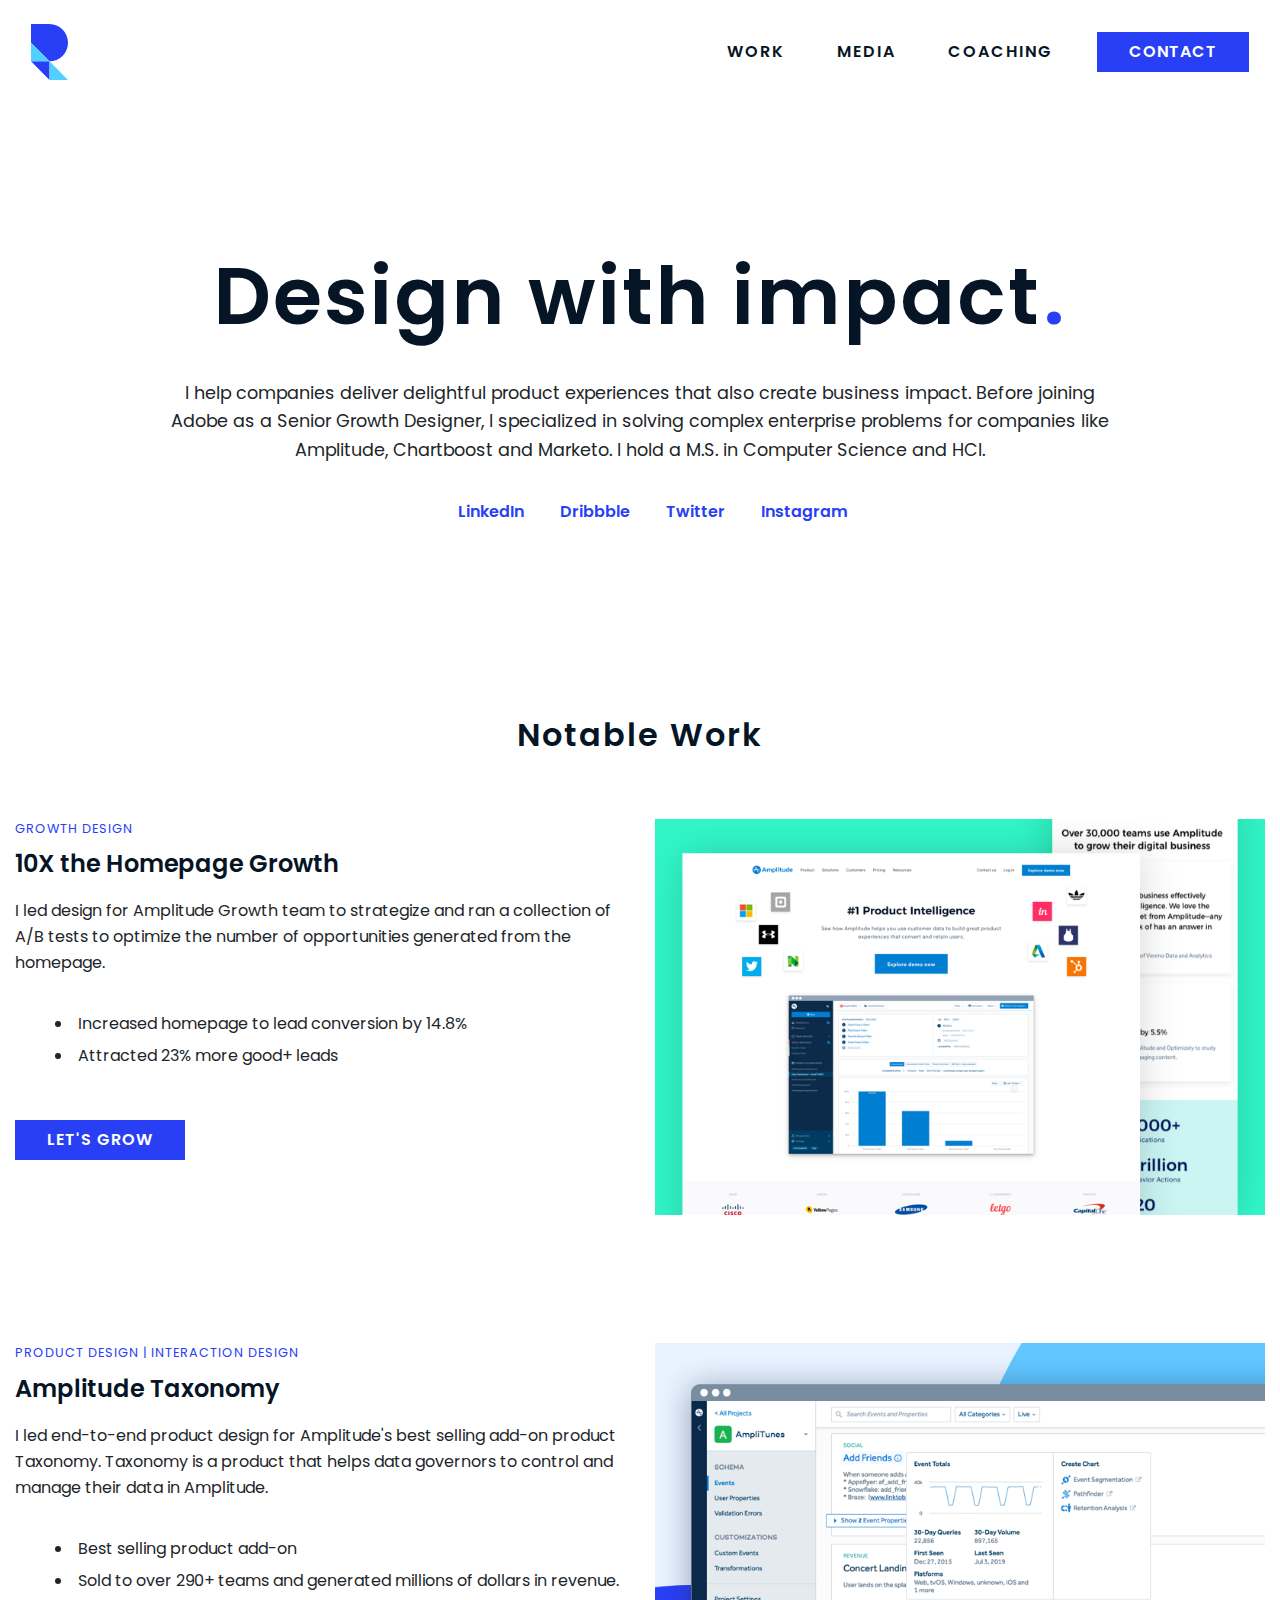
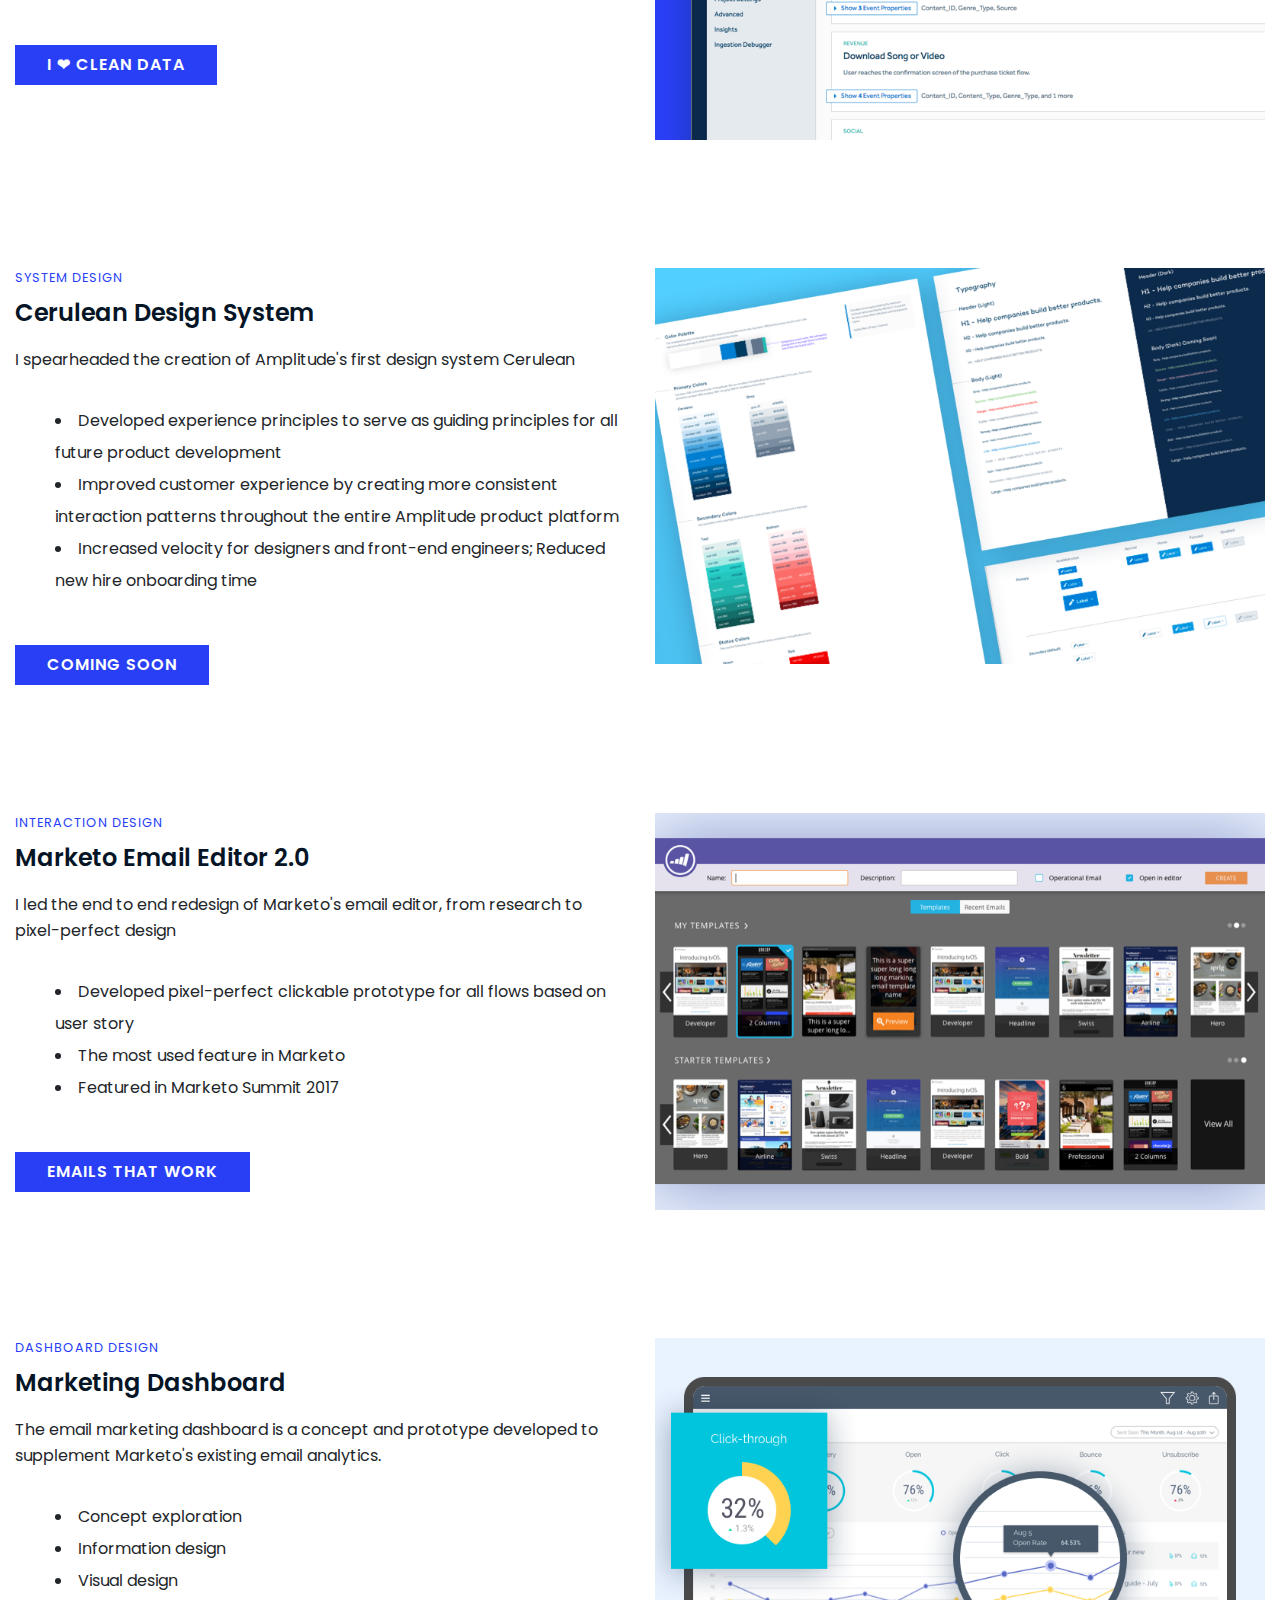
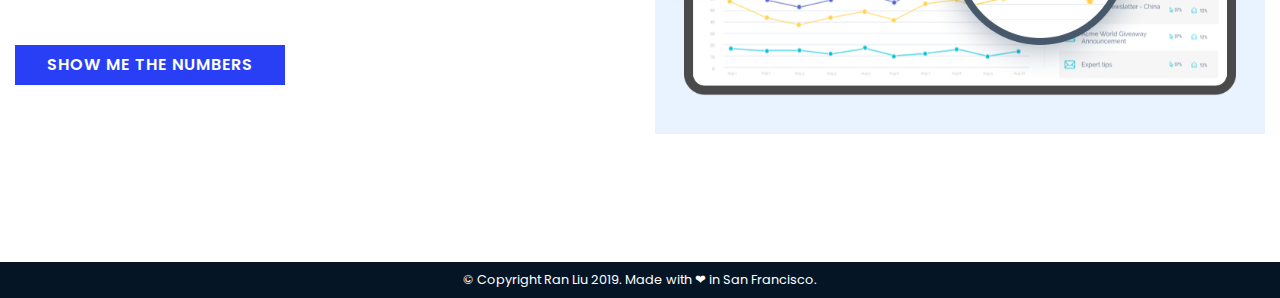
<file: index.html>
<!DOCTYPE html>
<html lang="en">
  <head>
    <meta charset="utf-8" />
    <meta http-equiv="X-UA-Compatible" content="IE=edge" />
    <meta
      name="viewport"
      content="width=device-width, initial-scale=1, shrink-to-fit=no"
    />
    <meta
      name="description"
      content="Online UX portfolio for Ran Liu, a product and growth designer in the SF Bay Area"
    />
    <meta name="author" content="Ran Liu" />

    <title>
      Ran Liu UX Portfolio
    </title>

    <!-- Bootstrap core CSS -->
    <link
      rel="stylesheet"
      href="https://stackpath.bootstrapcdn.com/bootstrap/4.3.1/css/bootstrap.min.css"
      integrity="sha384-ggOyR0iXCbMQv3Xipma34MD+dH/1fQ784/j6cY/iJTQUOhcWr7x9JvoRxT2MZw1T"
      crossorigin="anonymous"
    />
    <link href="css/global.css" rel="stylesheet" />
    <!-- Google Font -->
    <link
      href="https://fonts.googleapis.com/css?family=Poppins&display=swap"
      rel="stylesheet"
    />
    <!-- Favicon -->
    <link rel="icon" href="img/favicon.png" />
  </head>

  <body>
    <div class="container">
      <div class="row navbar justify-content-between">
        <div id="logo-block" class="col-4">
          <a href="/"
            ><img id="logo" src="img/R-logo-two-tone.svg" alt="Ran Liu"
          /></a>
        </div>
        <div class="col-6">
          <nav>
            <a href="/">Work</a>
            <!-- <a href="#">About</a> -->
            <a href="/media.html">media</a>
            <a href="/coaching.html">Coaching</a>
            <button onclick="location.href='mailto:ranliudesign@gmail.com'">
              Contact
            </button>
          </nav>
        </div>
      </div>
      <div class="intro row">
        <div class="col">
          <h1 class="d-flex justify-content-center">
            Design with impact<span class="emphasis">.</span>
          </h1>
          <p class="intro">
            I help companies deliver delightful product experiences that also create business impact. 
            
            Before joining Adobe as a Senior Growth Designer, I specialized in solving complex enterprise
            problems for companies like Amplitude,
            Chartboost and Marketo. I hold a M.S. in Computer Science and HCI.
          </p>
          <div class="intro social">
            <a href="https://www.linkedin.com/in/ranliudesign/" target="_blank"
              >LinkedIn</a
            >
            <a href="https://dribbble.com/ranliu" target="_blank">Dribbble</a>
            <a href="https://twitter.com/ranliudesign" target="_blank"
              >Twitter</a
            >
            <a href="https://www.instagram.com/ranliudesign/" target="_blank"
              >Instagram</a
            >
          </div>
        </div>
      </div>
      <h2 class="d-flex justify-content-center">
        Notable Work
      </h2>
      <div class="row work-item">
        <div class="col left">
          <div class="tags">
            Growth design
          </div>
          <div class="project-title">10X the Homepage Growth</div>
          <p>
            I led design for Amplitude Growth team to strategize and ran a
            collection of A/B tests to optimize the number of opportunities
            generated from the homepage.
          </p>
          <ul>
            <li>
              Increased homepage to lead conversion by 14.8%
            </li>
            <li>
              Attracted 23% more good+ leads
            </li>
          </ul>
          <button onclick="location.href='/growth.html'">Let's grow</button>
        </div>
        <div class="col right">
          <a href="/growth.html"><img src="img/growth-cover.png"/></a>
        </div>
      </div>
      <div class="row work-item">
        <div class="col left">
          <div class="tags">
            Product design | Interaction design
          </div>
          <div class="project-title">Amplitude Taxonomy</div>
          <p>
            I led end-to-end product design for Amplitude's best selling add-on
            product Taxonomy. Taxonomy is a product that helps data governors to
            control and manage their data in Amplitude.
          </p>
          <ul>
            <li>
              Best selling product add-on
            </li>
            <li>
              Sold to over 290+ teams and generated millions of dollars in
              revenue.
            </li>
          </ul>
          <button onclick="location.href='/taxonomy.html'">I &#10084; clean data</button>
        </div>
        <div class="col right">
            <a href="/taxonomy.html"><img src="img/taxonomy-cover.png" /></a>
        </div>
      </div>

      <div class="row work-item">
        <div class="col left">
          <div class="tags">
            System Design
          </div>
          <div class="project-title">Cerulean Design System</div>
          <p>
            I spearheaded the creation of Amplitude's first design system
            Cerulean
          </p>
          <ul>
            <li>
              Developed experience principles to serve as guiding principles for
              all future product development
            </li>
            <li>
              Improved customer experience by creating more consistent
              interaction patterns throughout the entire Amplitude product
              platform
            </li>
            <li>
              Increased velocity for designers and front-end engineers; Reduced
              new hire onboarding time
            </li>
          </ul>
          <button class="">Coming soon</button>
        </div>
        <div class="col right">
          <img src="img/cerulean-cover.png" />
        </div>
      </div>
      <div class="row work-item">
        <div class="col left">
          <div class="tags">
            Interaction Design
          </div>
          <div class="project-title">Marketo Email Editor 2.0</div>
          <p>
            I led the end to end redesign of Marketo's email editor, from
            research to pixel-perfect design
          </p>
          <ul>
            <li>
              Developed pixel-perfect clickable prototype for all flows based on
              user story
            </li>
            <li>
              The most used feature in Marketo
            </li>
            <li>
              Featured in Marketo Summit 2017
            </li>
          </ul>
          <button onclick="location.href='/email-editor.html'">Emails that work</button>
        </div>
        <div class="col right">
            <a href="/email-editor.html"><img src="img/email-cover.png" /></a>
        </div>
      </div>
      <div class="row work-item">
        <div class="col left">
          <div class="tags">
            Dashboard Design
          </div>
          <div class="project-title">Marketing Dashboard</div>
          <p>
            The email marketing dashboard is a concept and prototype developed
            to supplement Marketo's existing email analytics.
          </p>
          <ul>
            <li>
              Concept exploration
            </li>
            <li>
              Information design
            </li>
            <li>
              Visual design
            </li>
          </ul>
          <button onclick="location.href='/dashboard.html'">Show me the numbers</button>
        </div>
        <div class="col right">
            <a href="/dashboard.html"><img src="img/dashboard-cover.png" /></a>
        </div>
      </div>
    </div>
    <!-- End of container -->
    <footer class="col-xs-12">
      &copy; Copyright Ran Liu 2019. Made with &#10084; in San Francisco.
    </footer>

    <!-- Bootstrap core JavaScript
    ================================================== -->
    <!-- Placed at the end of the document so the pages load faster -->
    <script
      src="https://code.jquery.com/jquery-3.3.1.slim.min.js"
      integrity="sha384-q8i/X+965DzO0rT7abK41JStQIAqVgRVzpbzo5smXKp4YfRvH+8abtTE1Pi6jizo"
      crossorigin="anonymous"
    ></script>
    <script
      src="https://cdnjs.cloudflare.com/ajax/libs/popper.js/1.14.7/umd/popper.min.js"
      integrity="sha384-UO2eT0CpHqdSJQ6hJty5KVphtPhzWj9WO1clHTMGa3JDZwrnQq4sF86dIHNDz0W1"
      crossorigin="anonymous"
    ></script>
    <script
      src="https://stackpath.bootstrapcdn.com/bootstrap/4.3.1/js/bootstrap.min.js"
      integrity="sha384-JjSmVgyd0p3pXB1rRibZUAYoIIy6OrQ6VrjIEaFf/nJGzIxFDsf4x0xIM+B07jRM"
      crossorigin="anonymous"
    ></script>

    <script type="text/javascript">
      (function(e, t) {
        var n = e.amplitude || { _q: [], _iq: {} };
        var r = t.createElement("script");
        r.type = "text/javascript";
        r.async = true;
        r.src =
          "https://d24n15hnbwhuhn.cloudfront.net/libs/amplitude-3.0.1-min.gz.js";
        r.onload = function() {
          e.amplitude.runQueuedFunctions();
        };
        var i = t.getElementsByTagName("script")[0];
        i.parentNode.insertBefore(r, i);
        function s(e, t) {
          e.prototype[t] = function() {
            this._q.push([t].concat(Array.prototype.slice.call(arguments, 0)));
            return this;
          };
        }
        var o = function() {
          this._q = [];
          return this;
        };
        var a = [
          "add",
          "append",
          "clearAll",
          "prepend",
          "set",
          "setOnce",
          "unset"
        ];
        for (var u = 0; u < a.length; u++) {
          s(o, a[u]);
        }
        n.Identify = o;
        var c = function() {
          this._q = [];
          return this;
        };
        var p = [
          "setProductId",
          "setQuantity",
          "setPrice",
          "setRevenueType",
          "setEventProperties"
        ];
        for (var l = 0; l < p.length; l++) {
          s(c, p[l]);
        }
        n.Revenue = c;
        var d = [
          "init",
          "logEvent",
          "logRevenue",
          "setUserId",
          "setUserProperties",
          "setOptOut",
          "setVersionName",
          "setDomain",
          "setDeviceId",
          "setGlobalUserProperties",
          "identify",
          "clearUserProperties",
          "setGroup",
          "logRevenueV2",
          "regenerateDeviceId"
        ];
        function v(e) {
          function t(t) {
            e[t] = function() {
              e._q.push([t].concat(Array.prototype.slice.call(arguments, 0)));
            };
          }
          for (var n = 0; n < d.length; n++) {
            t(d[n]);
          }
        }
        v(n);
        n.getInstance = function(e) {
          e = (!e || e.length === 0 ? "$default_instance" : e).toLowerCase();
          if (!n._iq.hasOwnProperty(e)) {
            n._iq[e] = { _q: [] };
            v(n._iq[e]);
          }
          return n._iq[e];
        };
        e.amplitude = n;
      })(window, document);

      amplitude.getInstance().init("0cae7571475485bbba9decd3e5967ecc");
    </script>
  </body>
</html>
</file>
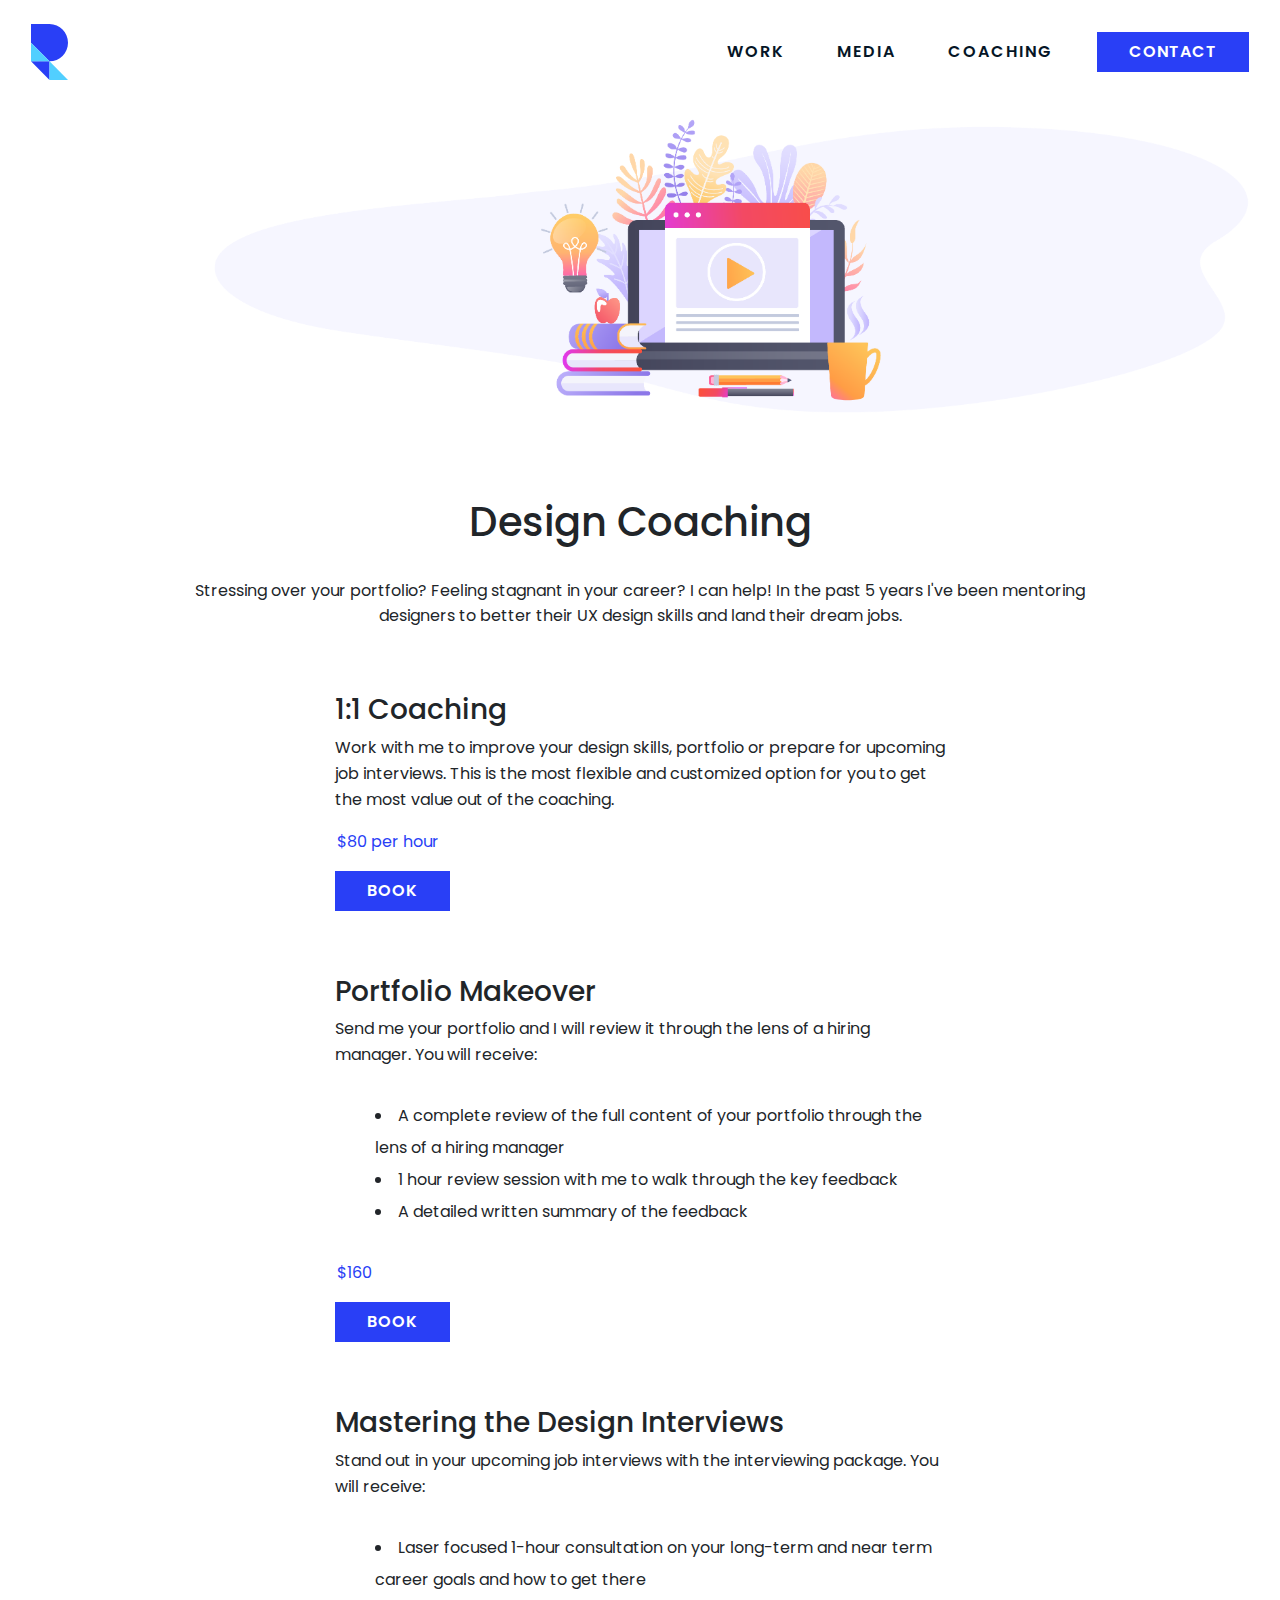
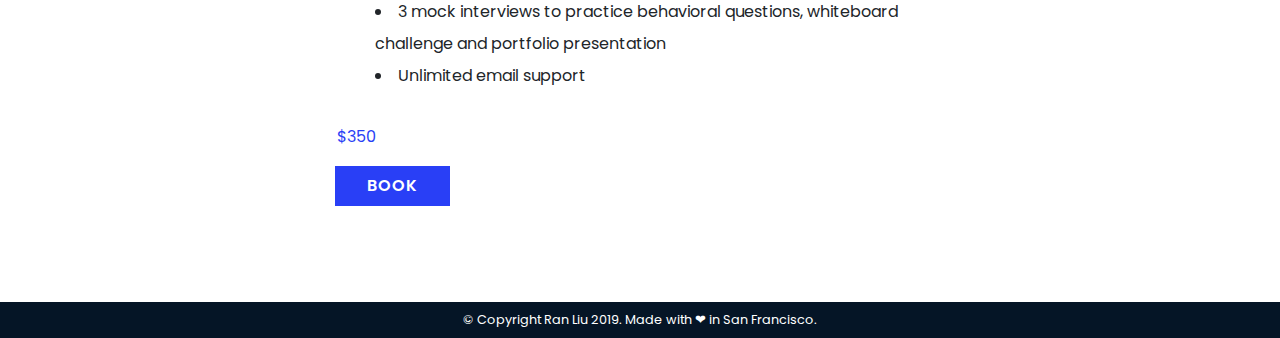
<file: coaching.html>
<!DOCTYPE html>
<html lang="en">
  <head>
    <meta charset="utf-8" />
    <meta http-equiv="X-UA-Compatible" content="IE=edge" />
    <meta
      name="viewport"
      content="width=device-width, initial-scale=1, shrink-to-fit=no"
    />
    <meta
      name="description"
      content="Online UX portfolio for Ran Liu, a product and growth designer in the SF Bay Area"
    />
    <meta name="author" content="Ran Liu" />

    <title>
      Ran Liu UX Portfolio
    </title>

    <!-- Bootstrap core CSS -->
    <link
      rel="stylesheet"
      href="https://stackpath.bootstrapcdn.com/bootstrap/4.3.1/css/bootstrap.min.css"
      integrity="sha384-ggOyR0iXCbMQv3Xipma34MD+dH/1fQ784/j6cY/iJTQUOhcWr7x9JvoRxT2MZw1T"
      crossorigin="anonymous"
    />
    <link href="css/global.css" rel="stylesheet" />
    <!-- Google Font -->
    <link
      href="https://fonts.googleapis.com/css?family=Poppins&display=swap"
      rel="stylesheet"
    />
    <!-- Favicon -->
    <link rel="icon" href="img/favicon.png" />
  </head>

  <body>
    <div class="container">
      <div class="row navbar justify-content-between">
        <div id="logo-block" class="col-4">
          <a href="/"
            ><img id="logo" src="img/R-logo-two-tone.svg" alt="Ran Liu"
          /></a>
        </div>
        <div class="col-6">
          <nav>
            <a href="/">Work</a>
            <!-- <a href="#">About</a> -->
            <a href="/media.html">media</a>
            <a href="/coaching.html">Coaching</a>
            <button onclick="location.href='mailto:ranliudesign@gmail.com'">
              Contact
            </button>
          </nav>
        </div>
      </div>
      <img class="banner" src="img/coaching-banner.png" />
      <h1 class="d-flex justify-content-center">
        Design Coaching
      </h1>
      <p class="intro">
          Stressing over your portfolio? Feeling stagnant in your career? I can help! In the past 5 years I've been mentoring designers to better their UX design skills and land their dream jobs.
      </p>
      <div class="row">
          <div class="col product-desc">
            <h3>1:1 Coaching</h3>
            <p class="">
              Work with me to improve your design skills, portfolio or prepare for upcoming job interviews. This is the most flexible and customized option for you to get the most value out of the coaching.
            </p>
          
            <p class="emphasis">$80 per hour</p>
            <button href="" onclick="Calendly.initPopupWidget({url: 'https://calendly.com/ranliudesign/design-coaching'});return false;">Book</button>
          </div>
      </div>

      <div class="row">
          <div class="col product-desc">
            <h3>Portfolio Makeover</h3>
            <p class="">
              Send me your portfolio and I will review it through the lens of a hiring manager. You will receive:
            </p>
            <ul>
              <li>A complete review of the full content of your portfolio through the lens of a hiring manager</li>
              <li>1 hour review session with me to walk through the key feedback</li>
              <li>A detailed written summary of the feedback</li>
            </ul>
          
            <p class="emphasis">$160</p>
            <button href="" onclick="Calendly.initPopupWidget({url: 'https://calendly.com/ranliudesign/portfolio-makeover-initial-meeting'});return false;">Book</button>
          </div>
      </div>

      <div class="row">
          <div class="col product-desc">
            <h3>Mastering the Design Interviews</h3>
            <p class="">
              Stand out in your upcoming job interviews with the interviewing package. You will receive:
            </p>
            <ul>
                <li>Laser focused 1-hour consultation on your long-term and near term career goals and how to get there</li>
                <li>3 mock interviews to practice behavioral questions, whiteboard challenge and portfolio presentation</li>
                <li>Unlimited email support</li>
              </ul>  
          
            <p class="emphasis">$350</p>
            <button href="" onclick="Calendly.initPopupWidget({url: 'https://calendly.com/ranliudesign/mastering-interview'});return false;">Book</button>
          </div>
      </div>
        
 <!-- Calendly link widget begin -->
<link href="https://assets.calendly.com/assets/external/widget.css" rel="stylesheet">
<script src="https://assets.calendly.com/assets/external/widget.js" type="text/javascript"></script>
<!-- Calendly link widget end -->
      
    </div>
    <!-- End of container -->
    <footer class="col-xs-12">
      &copy; Copyright Ran Liu 2019. Made with &#10084; in San Francisco.
    </footer>

    <!-- Bootstrap core JavaScript
    ================================================== -->
    <!-- Placed at the end of the document so the pages load faster -->
    <script
      src="https://code.jquery.com/jquery-3.3.1.slim.min.js"
      integrity="sha384-q8i/X+965DzO0rT7abK41JStQIAqVgRVzpbzo5smXKp4YfRvH+8abtTE1Pi6jizo"
      crossorigin="anonymous"
    ></script>
    <script
      src="https://cdnjs.cloudflare.com/ajax/libs/popper.js/1.14.7/umd/popper.min.js"
      integrity="sha384-UO2eT0CpHqdSJQ6hJty5KVphtPhzWj9WO1clHTMGa3JDZwrnQq4sF86dIHNDz0W1"
      crossorigin="anonymous"
    ></script>
    <script
      src="https://stackpath.bootstrapcdn.com/bootstrap/4.3.1/js/bootstrap.min.js"
      integrity="sha384-JjSmVgyd0p3pXB1rRibZUAYoIIy6OrQ6VrjIEaFf/nJGzIxFDsf4x0xIM+B07jRM"
      crossorigin="anonymous"
    ></script>

    <script type="text/javascript">
      (function(e, t) {
        var n = e.amplitude || { _q: [], _iq: {} };
        var r = t.createElement("script");
        r.type = "text/javascript";
        r.async = true;
        r.src =
          "https://d24n15hnbwhuhn.cloudfront.net/libs/amplitude-3.0.1-min.gz.js";
        r.onload = function() {
          e.amplitude.runQueuedFunctions();
        };
        var i = t.getElementsByTagName("script")[0];
        i.parentNode.insertBefore(r, i);
        function s(e, t) {
          e.prototype[t] = function() {
            this._q.push([t].concat(Array.prototype.slice.call(arguments, 0)));
            return this;
          };
        }
        var o = function() {
          this._q = [];
          return this;
        };
        var a = [
          "add",
          "append",
          "clearAll",
          "prepend",
          "set",
          "setOnce",
          "unset"
        ];
        for (var u = 0; u < a.length; u++) {
          s(o, a[u]);
        }
        n.Identify = o;
        var c = function() {
          this._q = [];
          return this;
        };
        var p = [
          "setProductId",
          "setQuantity",
          "setPrice",
          "setRevenueType",
          "setEventProperties"
        ];
        for (var l = 0; l < p.length; l++) {
          s(c, p[l]);
        }
        n.Revenue = c;
        var d = [
          "init",
          "logEvent",
          "logRevenue",
          "setUserId",
          "setUserProperties",
          "setOptOut",
          "setVersionName",
          "setDomain",
          "setDeviceId",
          "setGlobalUserProperties",
          "identify",
          "clearUserProperties",
          "setGroup",
          "logRevenueV2",
          "regenerateDeviceId"
        ];
        function v(e) {
          function t(t) {
            e[t] = function() {
              e._q.push([t].concat(Array.prototype.slice.call(arguments, 0)));
            };
          }
          for (var n = 0; n < d.length; n++) {
            t(d[n]);
          }
        }
        v(n);
        n.getInstance = function(e) {
          e = (!e || e.length === 0 ? "$default_instance" : e).toLowerCase();
          if (!n._iq.hasOwnProperty(e)) {
            n._iq[e] = { _q: [] };
            v(n._iq[e]);
          }
          return n._iq[e];
        };
        e.amplitude = n;
      })(window, document);

      amplitude.getInstance().init("0cae7571475485bbba9decd3e5967ecc");
    </script>
  </body>
</html>
</file>
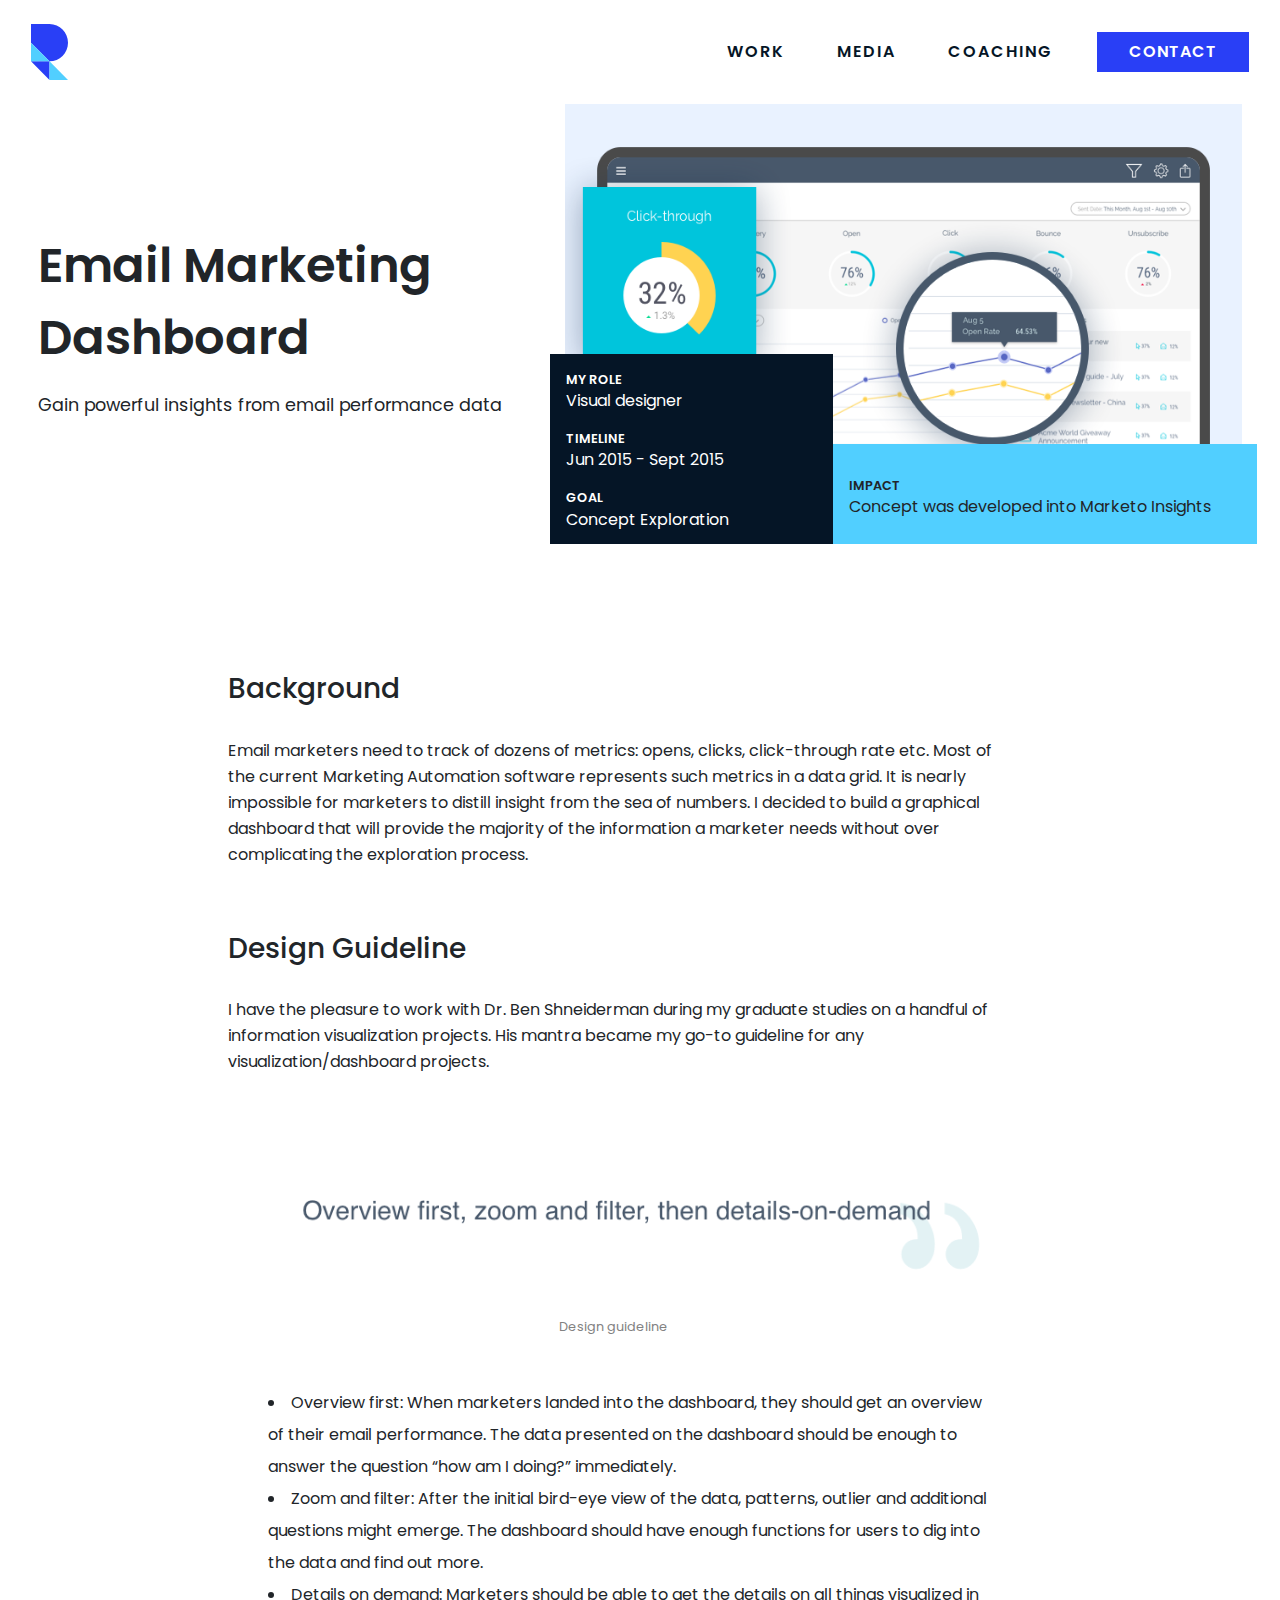
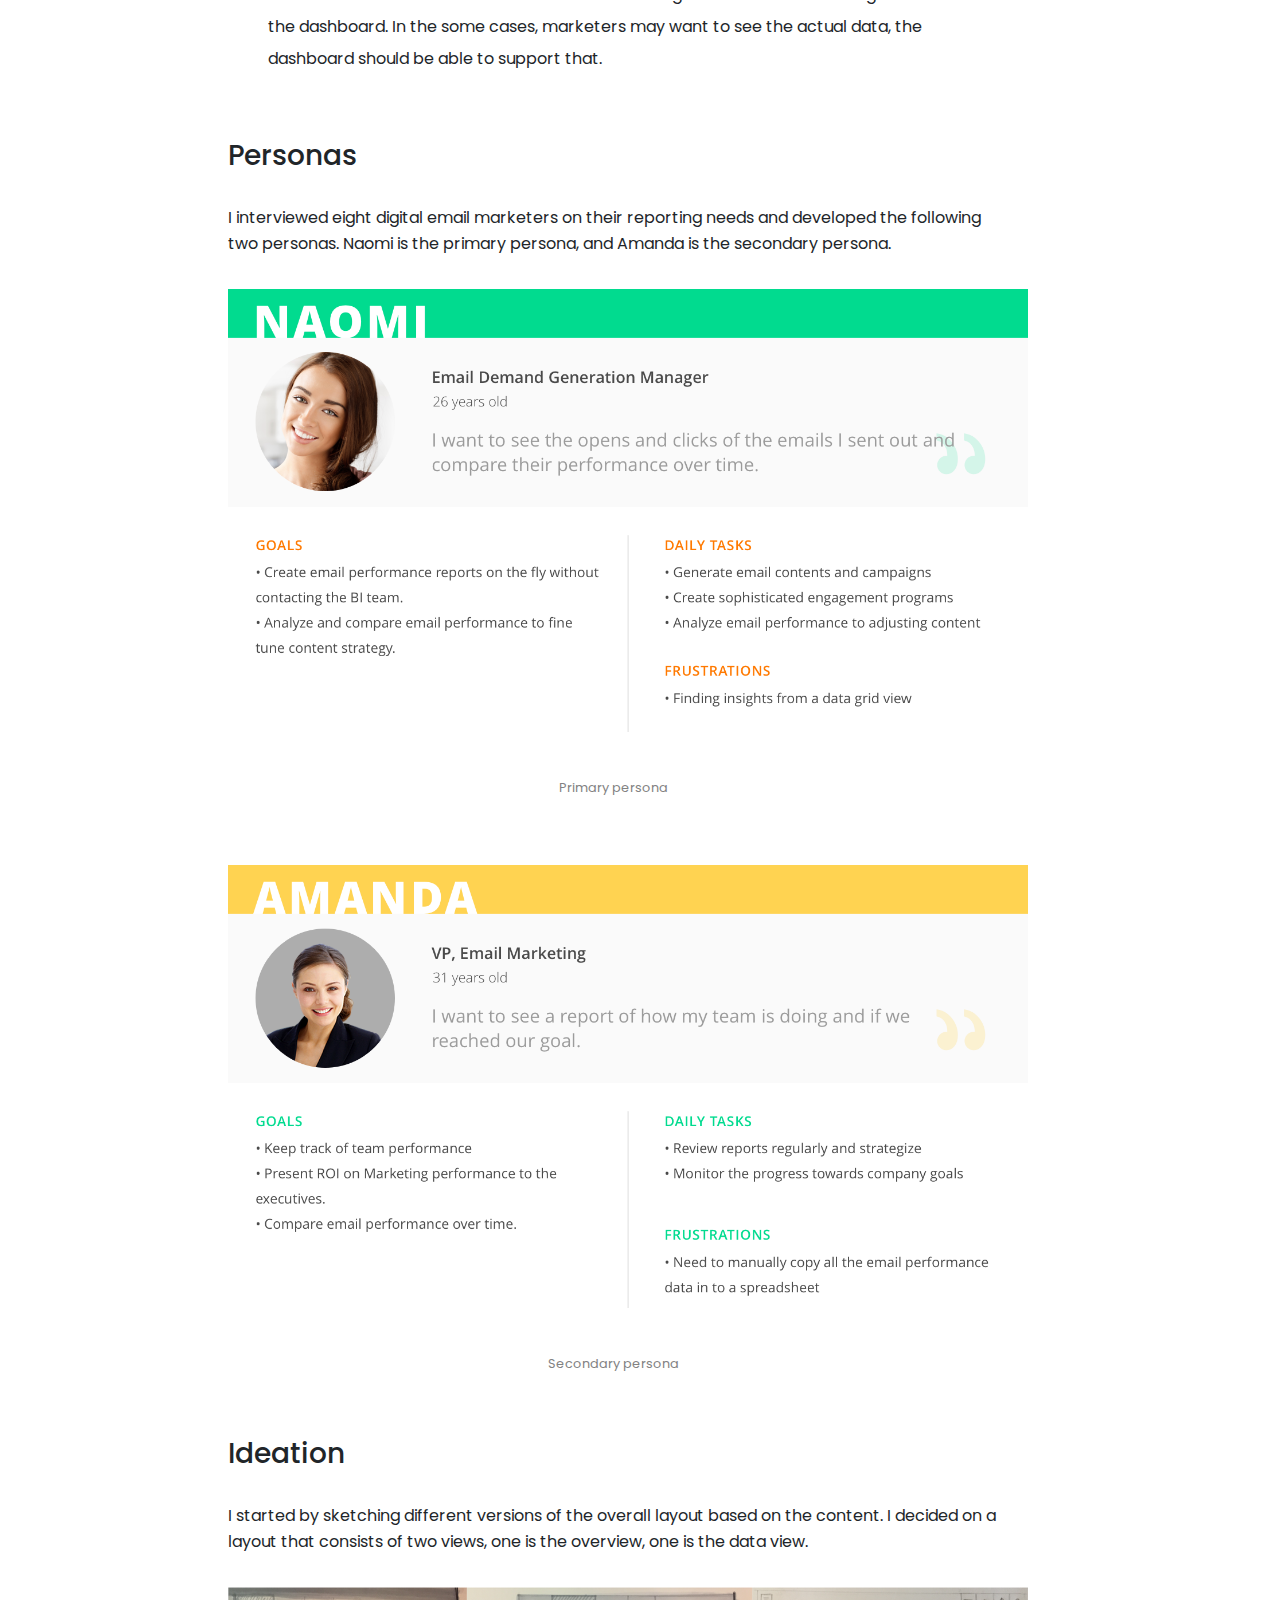
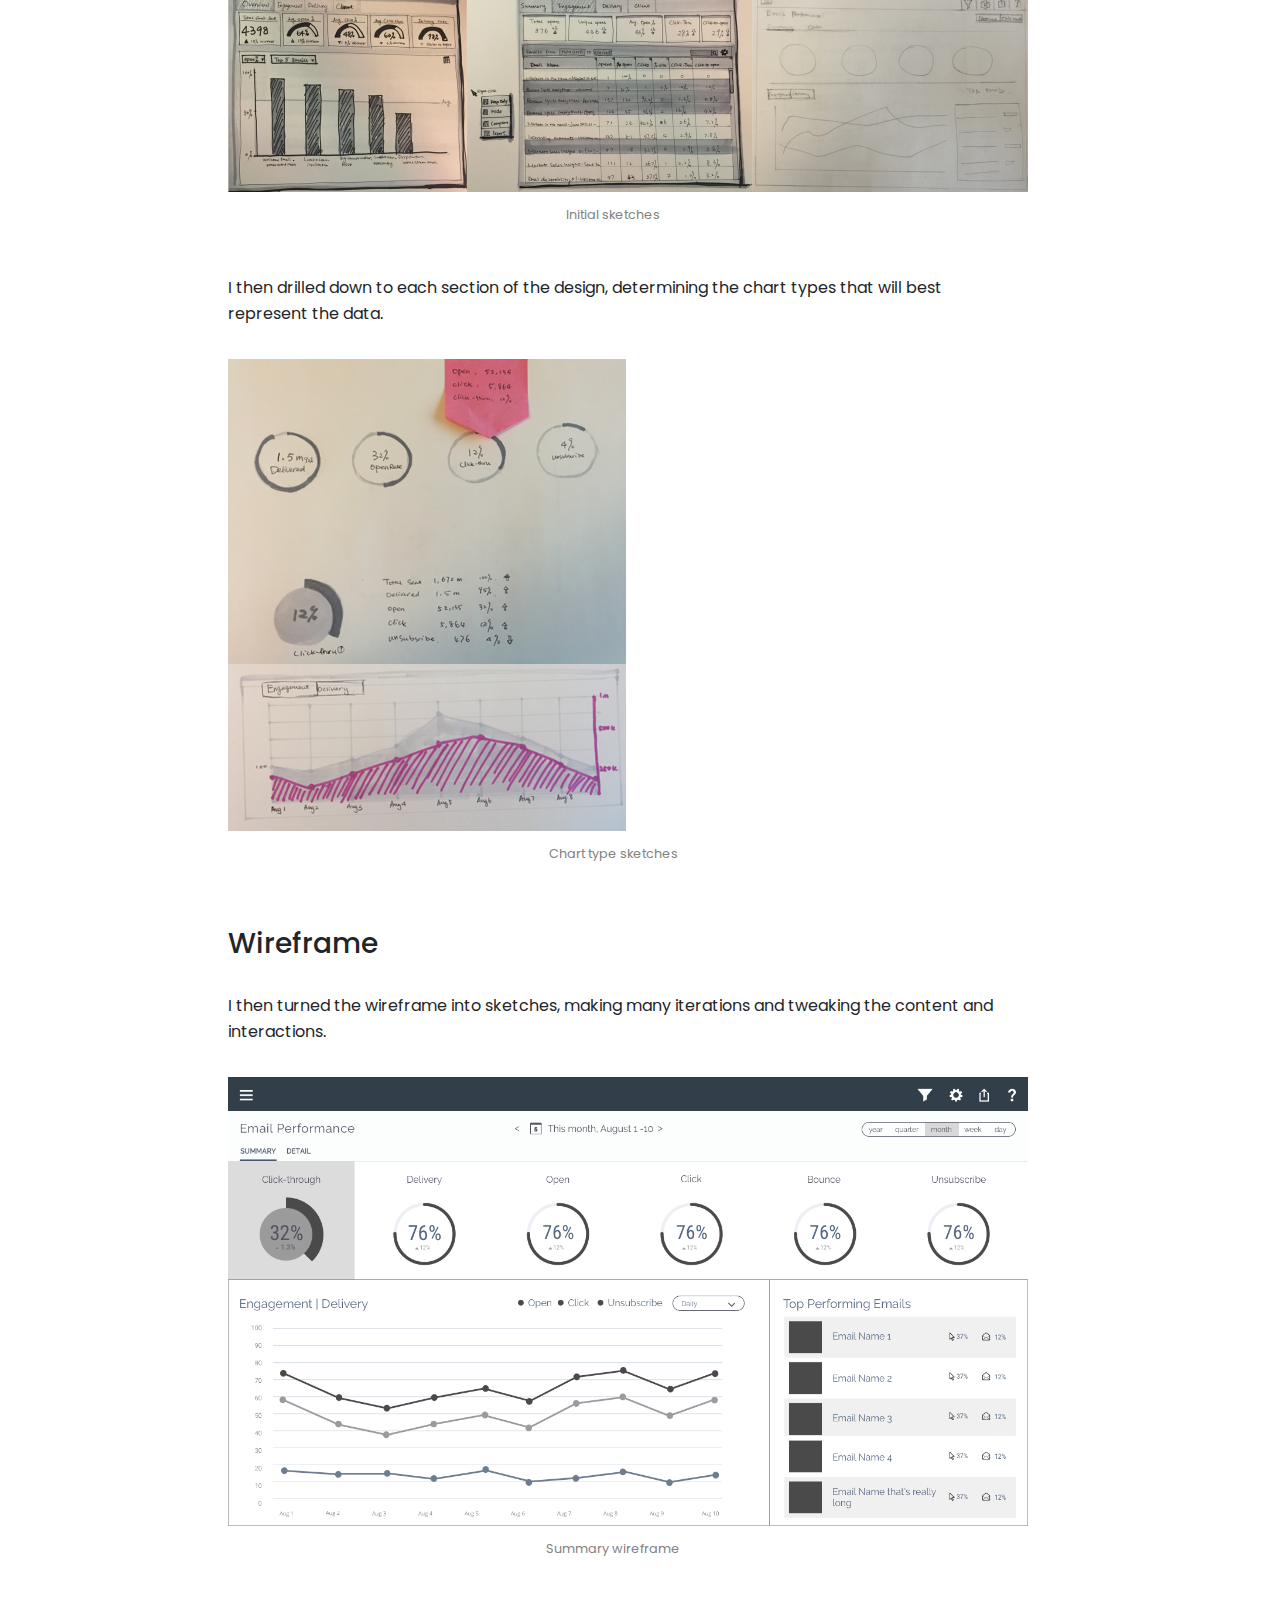
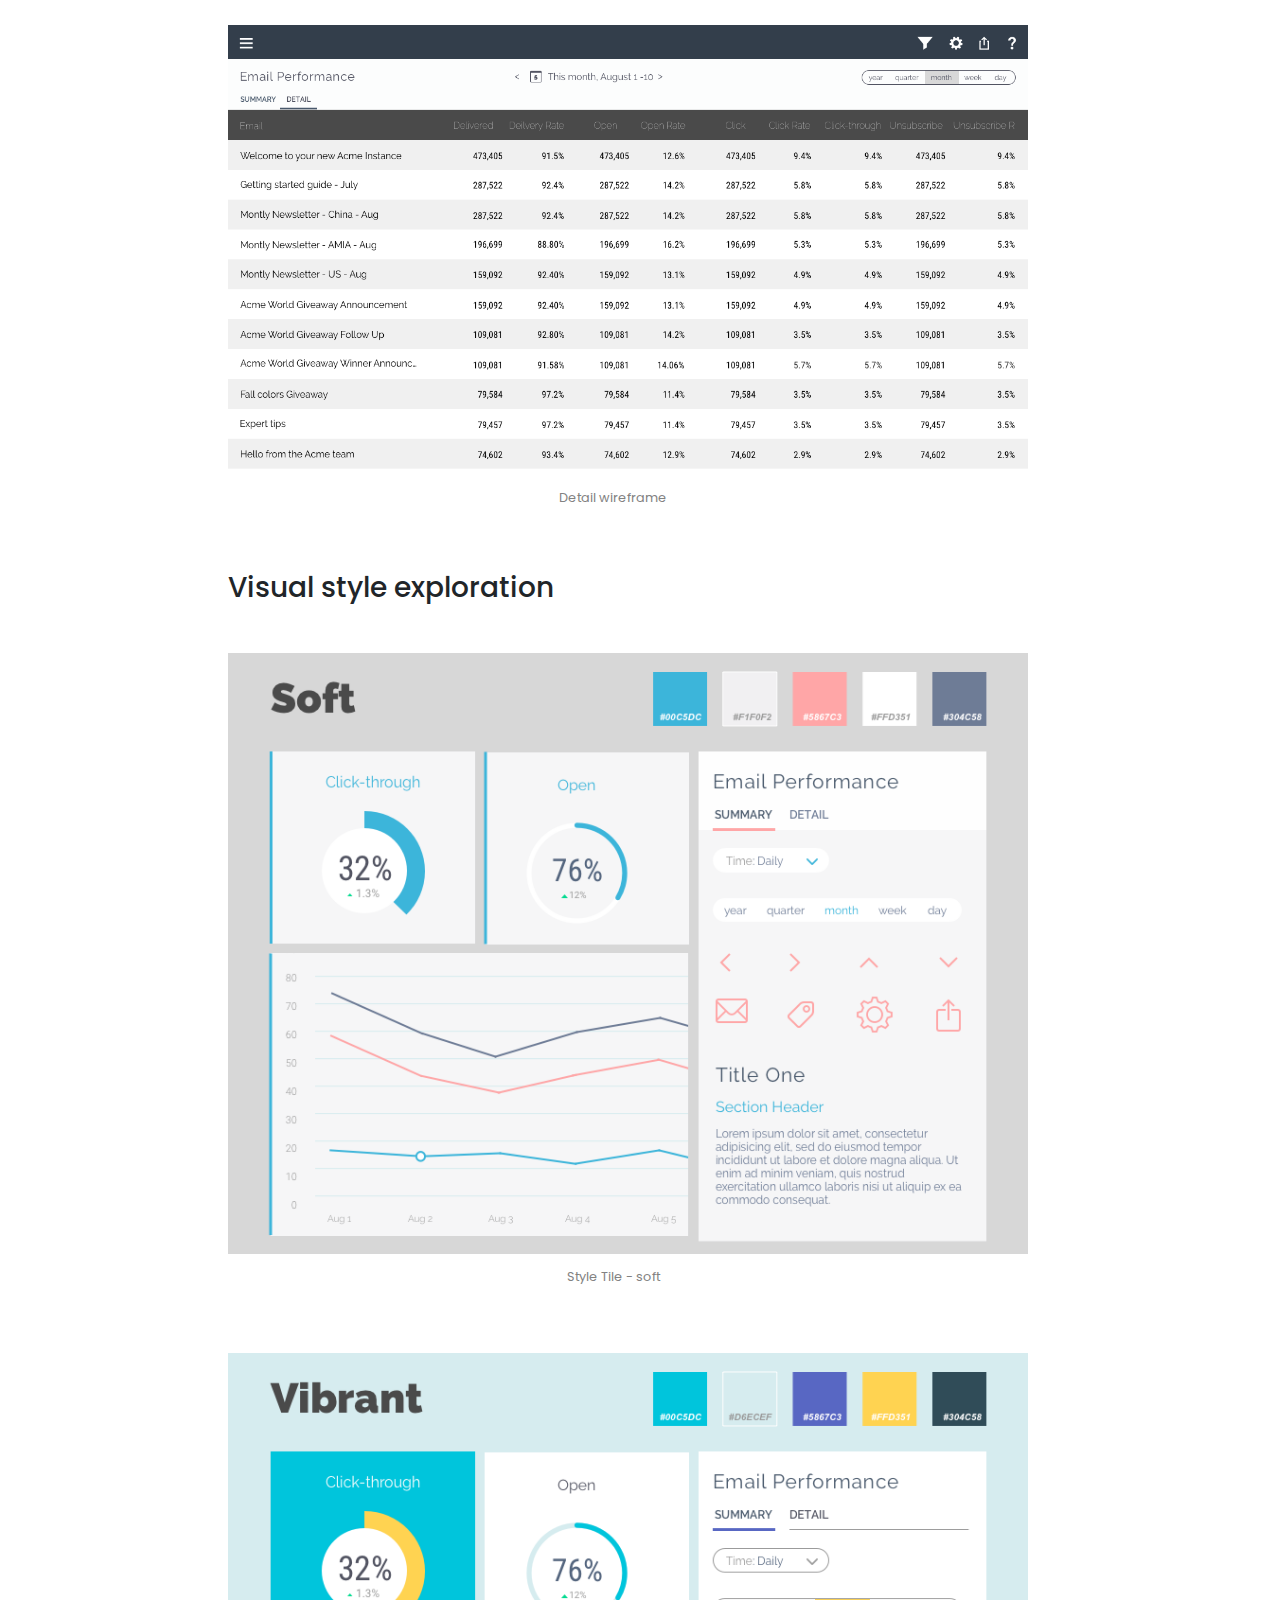
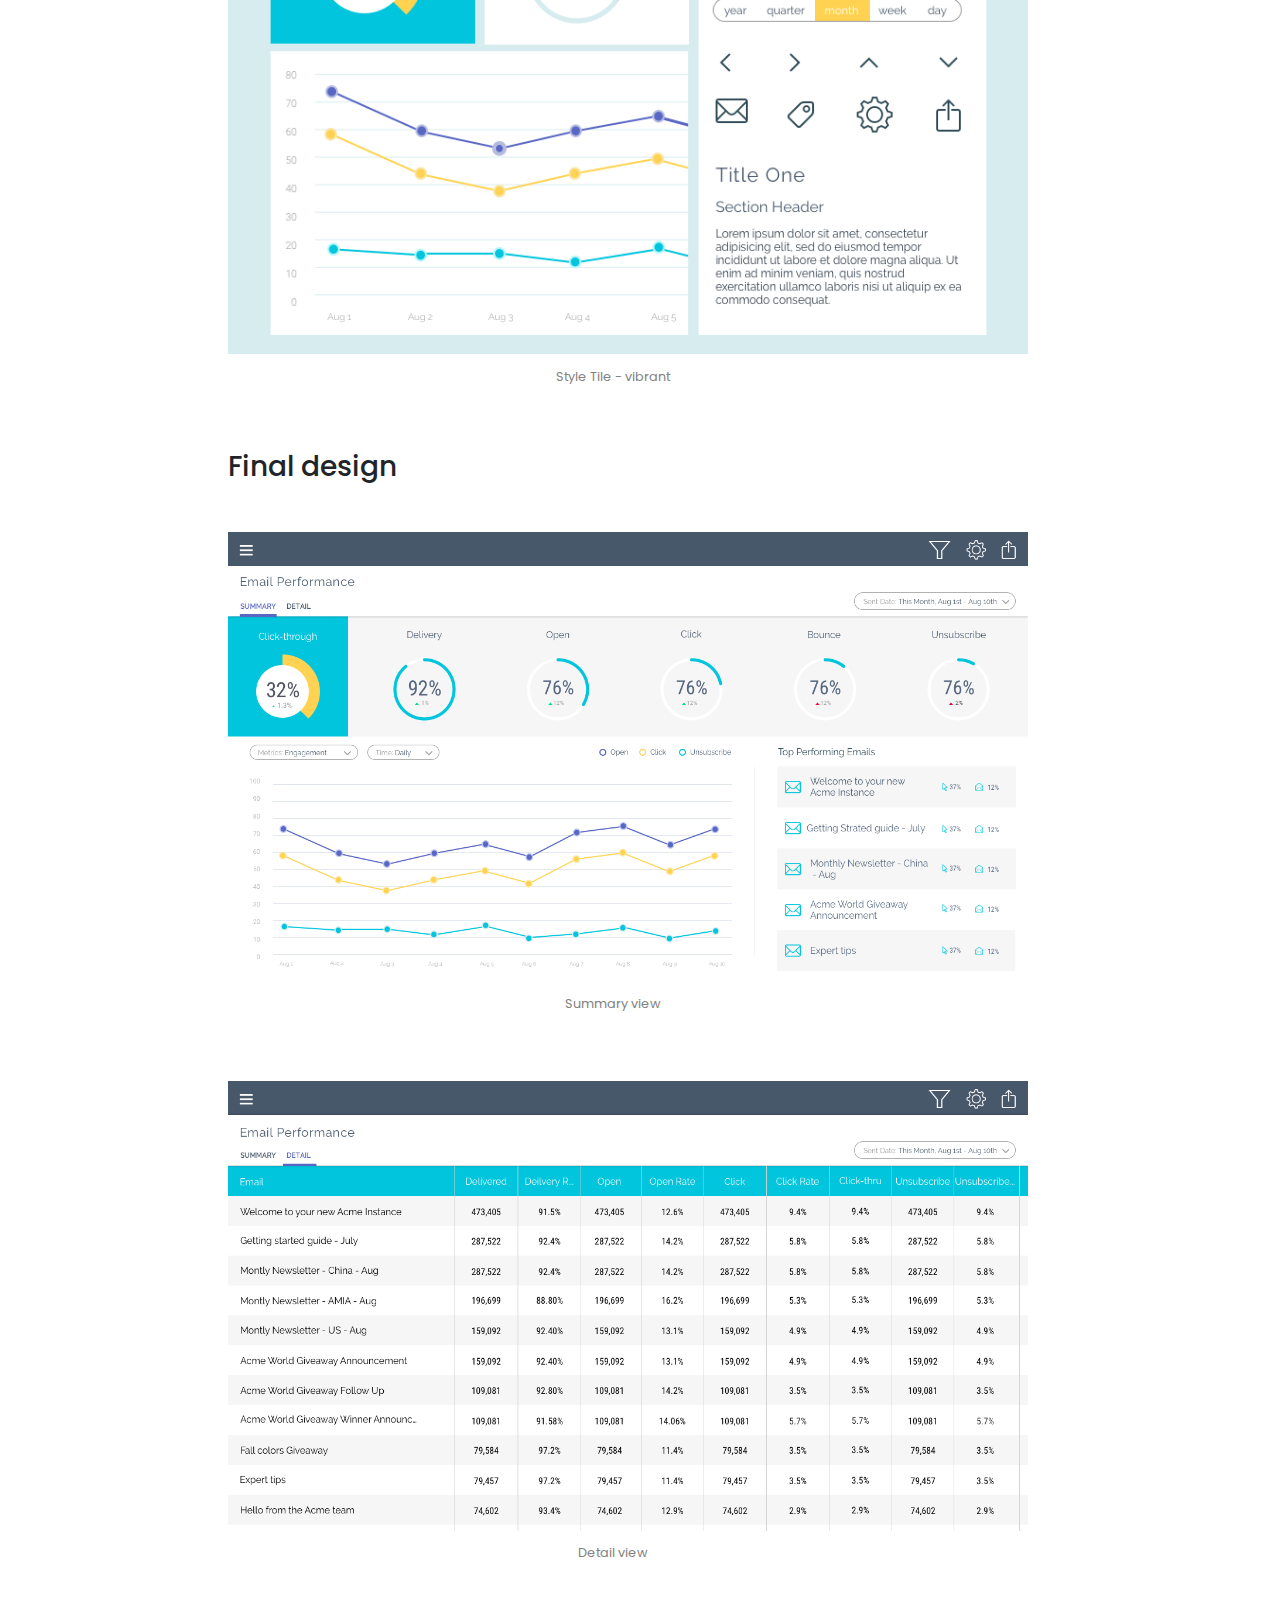
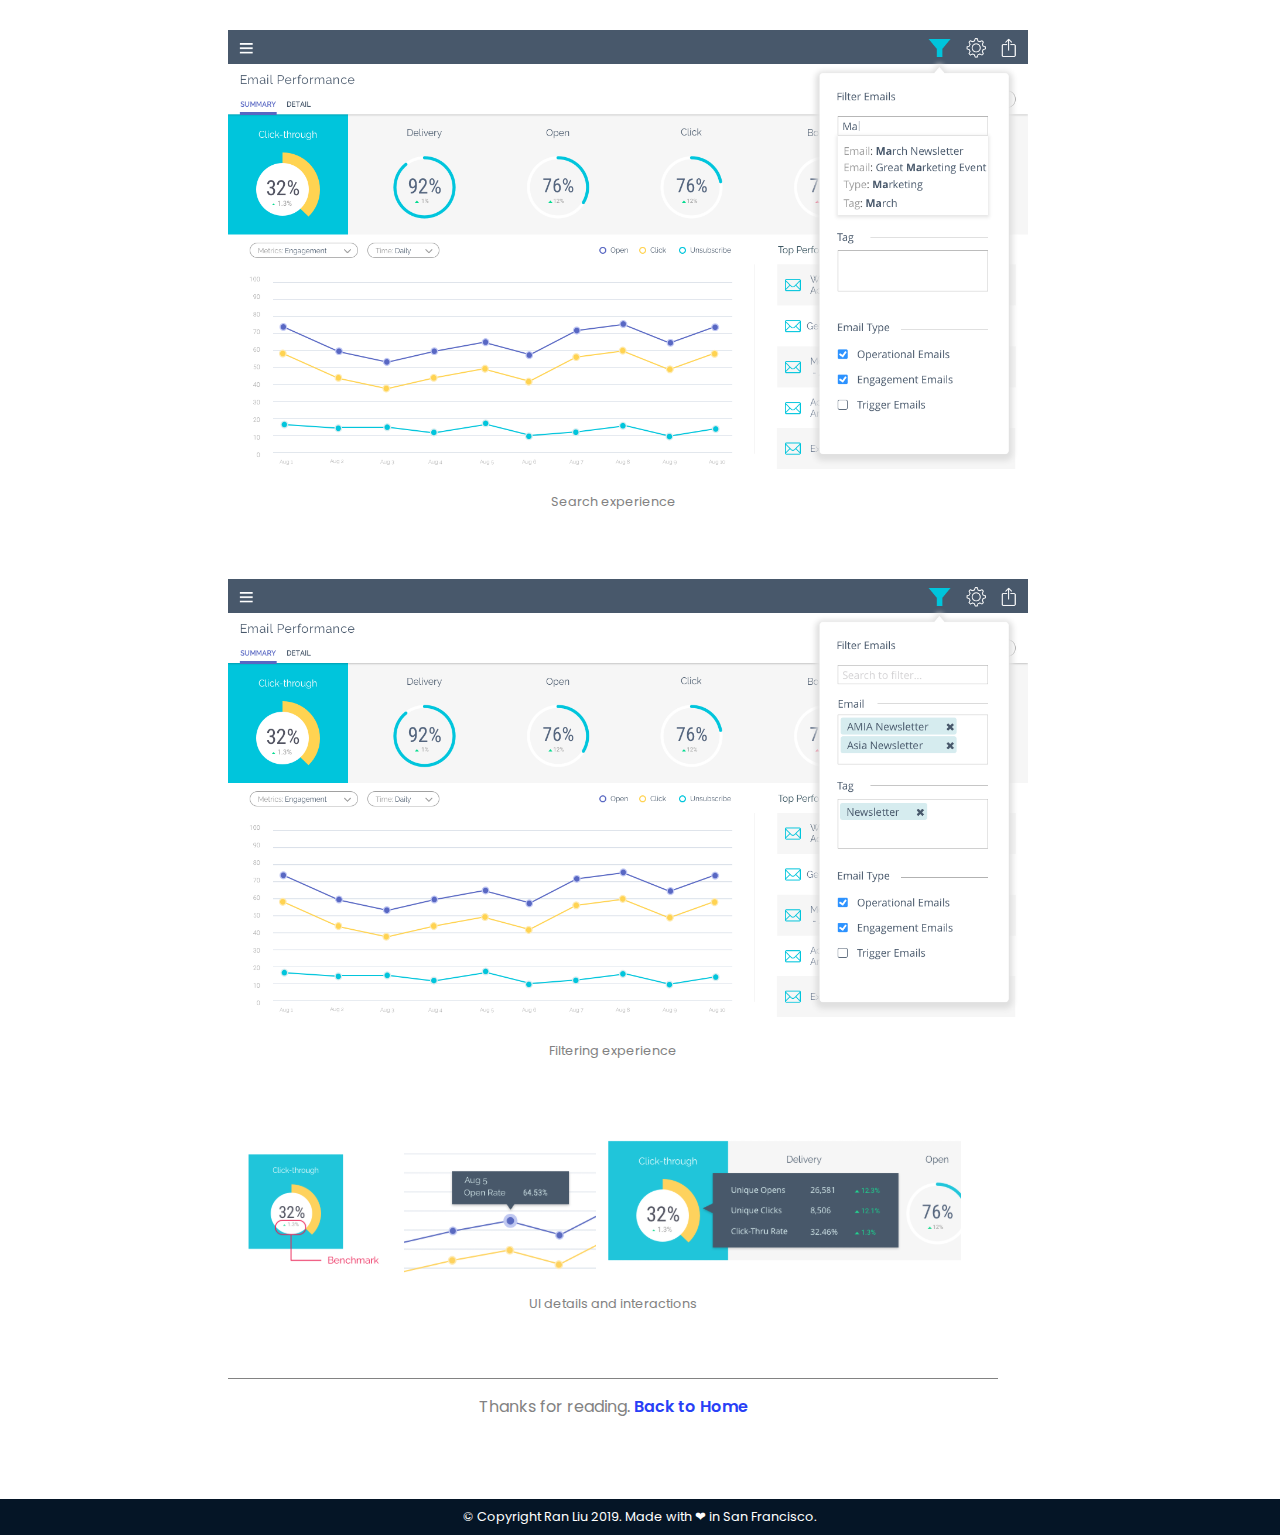
<file: dashboard.html>
<!DOCTYPE html>
<html lang="en">
  <head>
    <meta charset="utf-8" />
    <meta http-equiv="X-UA-Compatible" content="IE=edge" />
    <meta
      name="viewport"
      content="width=device-width, initial-scale=1, shrink-to-fit=no"
    />
    <meta
      name="description"
      content="Online UX portfolio for Ran Liu, a product and growth designer in the SF Bay Area"
    />
    <meta name="author" content="Ran Liu" />

    <title>
      Ran Liu UX Portfolio
    </title>

    <!-- Bootstrap core CSS -->
    <link
      rel="stylesheet"
      href="https://stackpath.bootstrapcdn.com/bootstrap/4.3.1/css/bootstrap.min.css"
      integrity="sha384-ggOyR0iXCbMQv3Xipma34MD+dH/1fQ784/j6cY/iJTQUOhcWr7x9JvoRxT2MZw1T"
      crossorigin="anonymous"
    />
    <link href="css/global.css" rel="stylesheet" />
    <!-- Google Font -->
    <link
      href="https://fonts.googleapis.com/css?family=Poppins&display=swap"
      rel="stylesheet"
    />
    <!-- Favicon -->
    <link rel="icon" href="img/favicon.png" />
  </head>

  <body>
    <div class="container">
      <div class="row navbar justify-content-between">
        <div id="logo-block" class="col-4">
          <a href="/"
            ><img id="logo" src="img/R-logo-two-tone.svg" alt="Ran Liu"
          /></a>
        </div>
        <div class="col-6">
          <nav>
            <a href="/">Work</a>
            <!-- <a href="#">About</a> -->
            <a href="/media.html">media</a>
            <a href="/coaching.html">Coaching</a>
            <button onclick="location.href='mailto:ranliudesign@gmail.com'">
              Contact
            </button>
          </nav>
        </div>
      </div>
      <div class="row case-study-header">
        <div class="col align-self-center">
          <div class="project-title">Email Marketing Dashboard</div>
          <div class="subtitle">
            Gain powerful insights from email performance data
          </div>
        </div>
        <div class="col align-self-center float-right">
          <img src="img/dashboard-cover.png" />
          <div class="project-meta">
            <div class="title">My Role</div>
            Visual designer
            <div class="title">Timeline</div>
            Jun 2015 - Sept 2015
            <div class="title">Goal</div>
            Concept Exploration
          </div>
          <div class="impact">
            <div class="title">Impact</div>
            Concept was developed into Marketo Insights
          </div>
        </div>
      </div>
      <div class="row">
        <div class="col-2"></div>
        <div class="col-10 content">
          <h3>Background</h3>
          <p>
            Email marketers need to track of dozens of metrics: opens, clicks,
            click-through rate etc. Most of the current Marketing Automation
            software represents such metrics in a data grid. It is nearly
            impossible for marketers to distill insight from the sea of numbers.
            I decided to build a graphical dashboard that will provide the
            majority of the information a marketer needs without over
            complicating the exploration process.
          </p>

          <h3>Design Guideline</h3>
          <p>
            I have the pleasure to work with Dr. Ben Shneiderman during my
            graduate studies on a handful of information visualization projects.
            His mantra became my go-to guideline for any visualization/dashboard
            projects.
          </p>
          <img src="img/dashboard/guideline.png" />
          <div class="caption">Design guideline</div>
          <ul>
            <li>
              Overview first: When marketers landed into the dashboard, they
              should get an overview of their email performance. The data
              presented on the dashboard should be enough to answer the question
              “how am I doing?” immediately.
            </li>
            <li>
              Zoom and filter: After the initial bird-eye view of the data,
              patterns, outlier and additional questions might emerge. The
              dashboard should have enough functions for users to dig into the
              data and find out more.
            </li>
            <li>
              Details on demand: Marketers should be able to get the details on
              all things visualized in the dashboard. In the some cases,
              marketers may want to see the actual data, the dashboard should be
              able to support that.
            </li>
          </ul>

          <h3>Personas</h3>
          <p>
            I interviewed eight digital email marketers on their reporting needs
            and developed the following two personas. Naomi is the primary
            persona, and Amanda is the secondary persona.
          </p>
          <img src="img/dashboard/persona-1.png" />
          <div class="caption">Primary persona</div>
          <img src="img/dashboard/persona-2.png" />
          <div class="caption">Secondary persona</div>

          <h3>Ideation</h3>
          <p>
            I started by sketching different versions of the overall layout
            based on the content. I decided on a layout that consists of two
            views, one is the overview, one is the data view.
          </p>
          <img src="img/dashboard/sketches.png" />
          <div class="caption">Initial sketches</div>
          <p>
            I then drilled down to each section of the design, determining the
            chart types that will best represent the data.
          </p>
          <img src="img/dashboard/sketches-2.png" />
          <div class="caption">Chart type sketches</div>

          <h3>Wireframe</h3>
          <p>I then turned the wireframe into sketches, making many iterations and tweaking the content and interactions.</p>
          <img src="img/dashboard/wireframe-1.png" />
          <div class="caption">Summary wireframe</div>
          <img src="img/dashboard/wireframe-2.png" />
          <div class="caption">Detail wireframe</div>
          
          <h3>Visual style exploration</h3>
          <img src="img/dashboard/style-1.png" />
          <div class="caption">Style Tile - soft</div>
          <img src="img/dashboard/style-2.png" />
          <div class="caption">Style Tile - vibrant</div>

          <h3>Final design</h3>
          <img src="img/dashboard/final-1.png" />
          <div class="caption">Summary view</div>
          <img src="img/dashboard/final-2.png" />
          <div class="caption">Detail view</div>
          <img src="img/dashboard/final-3.png" />
          <div class="caption">Search experience</div>
          <img src="img/dashboard/final-4.png" />
          <div class="caption">Filtering experience</div>
          <img src="img/dashboard/details.png" />
          <div class="caption">UI details and interactions</div>


          <div class="ending">
            Thanks for reading. <a href="/">Back to Home </a>
          </div>
        </div>
      </div>
    </div>
    <!-- End of container -->
    <footer class="col-xs-12">
      &copy; Copyright Ran Liu 2019. Made with &#10084; in San Francisco.
    </footer>

    <!-- Bootstrap core JavaScript
    ================================================== -->
    <!-- Placed at the end of the document so the pages load faster -->
    <script
      src="https://code.jquery.com/jquery-3.3.1.slim.min.js"
      integrity="sha384-q8i/X+965DzO0rT7abK41JStQIAqVgRVzpbzo5smXKp4YfRvH+8abtTE1Pi6jizo"
      crossorigin="anonymous"
    ></script>
    <script
      src="https://cdnjs.cloudflare.com/ajax/libs/popper.js/1.14.7/umd/popper.min.js"
      integrity="sha384-UO2eT0CpHqdSJQ6hJty5KVphtPhzWj9WO1clHTMGa3JDZwrnQq4sF86dIHNDz0W1"
      crossorigin="anonymous"
    ></script>
    <script
      src="https://stackpath.bootstrapcdn.com/bootstrap/4.3.1/js/bootstrap.min.js"
      integrity="sha384-JjSmVgyd0p3pXB1rRibZUAYoIIy6OrQ6VrjIEaFf/nJGzIxFDsf4x0xIM+B07jRM"
      crossorigin="anonymous"
    ></script>

    <script type="text/javascript">
      (function(e, t) {
        var n = e.amplitude || { _q: [], _iq: {} };
        var r = t.createElement("script");
        r.type = "text/javascript";
        r.async = true;
        r.src =
          "https://d24n15hnbwhuhn.cloudfront.net/libs/amplitude-3.0.1-min.gz.js";
        r.onload = function() {
          e.amplitude.runQueuedFunctions();
        };
        var i = t.getElementsByTagName("script")[0];
        i.parentNode.insertBefore(r, i);
        function s(e, t) {
          e.prototype[t] = function() {
            this._q.push([t].concat(Array.prototype.slice.call(arguments, 0)));
            return this;
          };
        }
        var o = function() {
          this._q = [];
          return this;
        };
        var a = [
          "add",
          "append",
          "clearAll",
          "prepend",
          "set",
          "setOnce",
          "unset"
        ];
        for (var u = 0; u < a.length; u++) {
          s(o, a[u]);
        }
        n.Identify = o;
        var c = function() {
          this._q = [];
          return this;
        };
        var p = [
          "setProductId",
          "setQuantity",
          "setPrice",
          "setRevenueType",
          "setEventProperties"
        ];
        for (var l = 0; l < p.length; l++) {
          s(c, p[l]);
        }
        n.Revenue = c;
        var d = [
          "init",
          "logEvent",
          "logRevenue",
          "setUserId",
          "setUserProperties",
          "setOptOut",
          "setVersionName",
          "setDomain",
          "setDeviceId",
          "setGlobalUserProperties",
          "identify",
          "clearUserProperties",
          "setGroup",
          "logRevenueV2",
          "regenerateDeviceId"
        ];
        function v(e) {
          function t(t) {
            e[t] = function() {
              e._q.push([t].concat(Array.prototype.slice.call(arguments, 0)));
            };
          }
          for (var n = 0; n < d.length; n++) {
            t(d[n]);
          }
        }
        v(n);
        n.getInstance = function(e) {
          e = (!e || e.length === 0 ? "$default_instance" : e).toLowerCase();
          if (!n._iq.hasOwnProperty(e)) {
            n._iq[e] = { _q: [] };
            v(n._iq[e]);
          }
          return n._iq[e];
        };
        e.amplitude = n;
      })(window, document);

      amplitude.getInstance().init("0cae7571475485bbba9decd3e5967ecc");
    </script>
  </body>
</html>
</file>
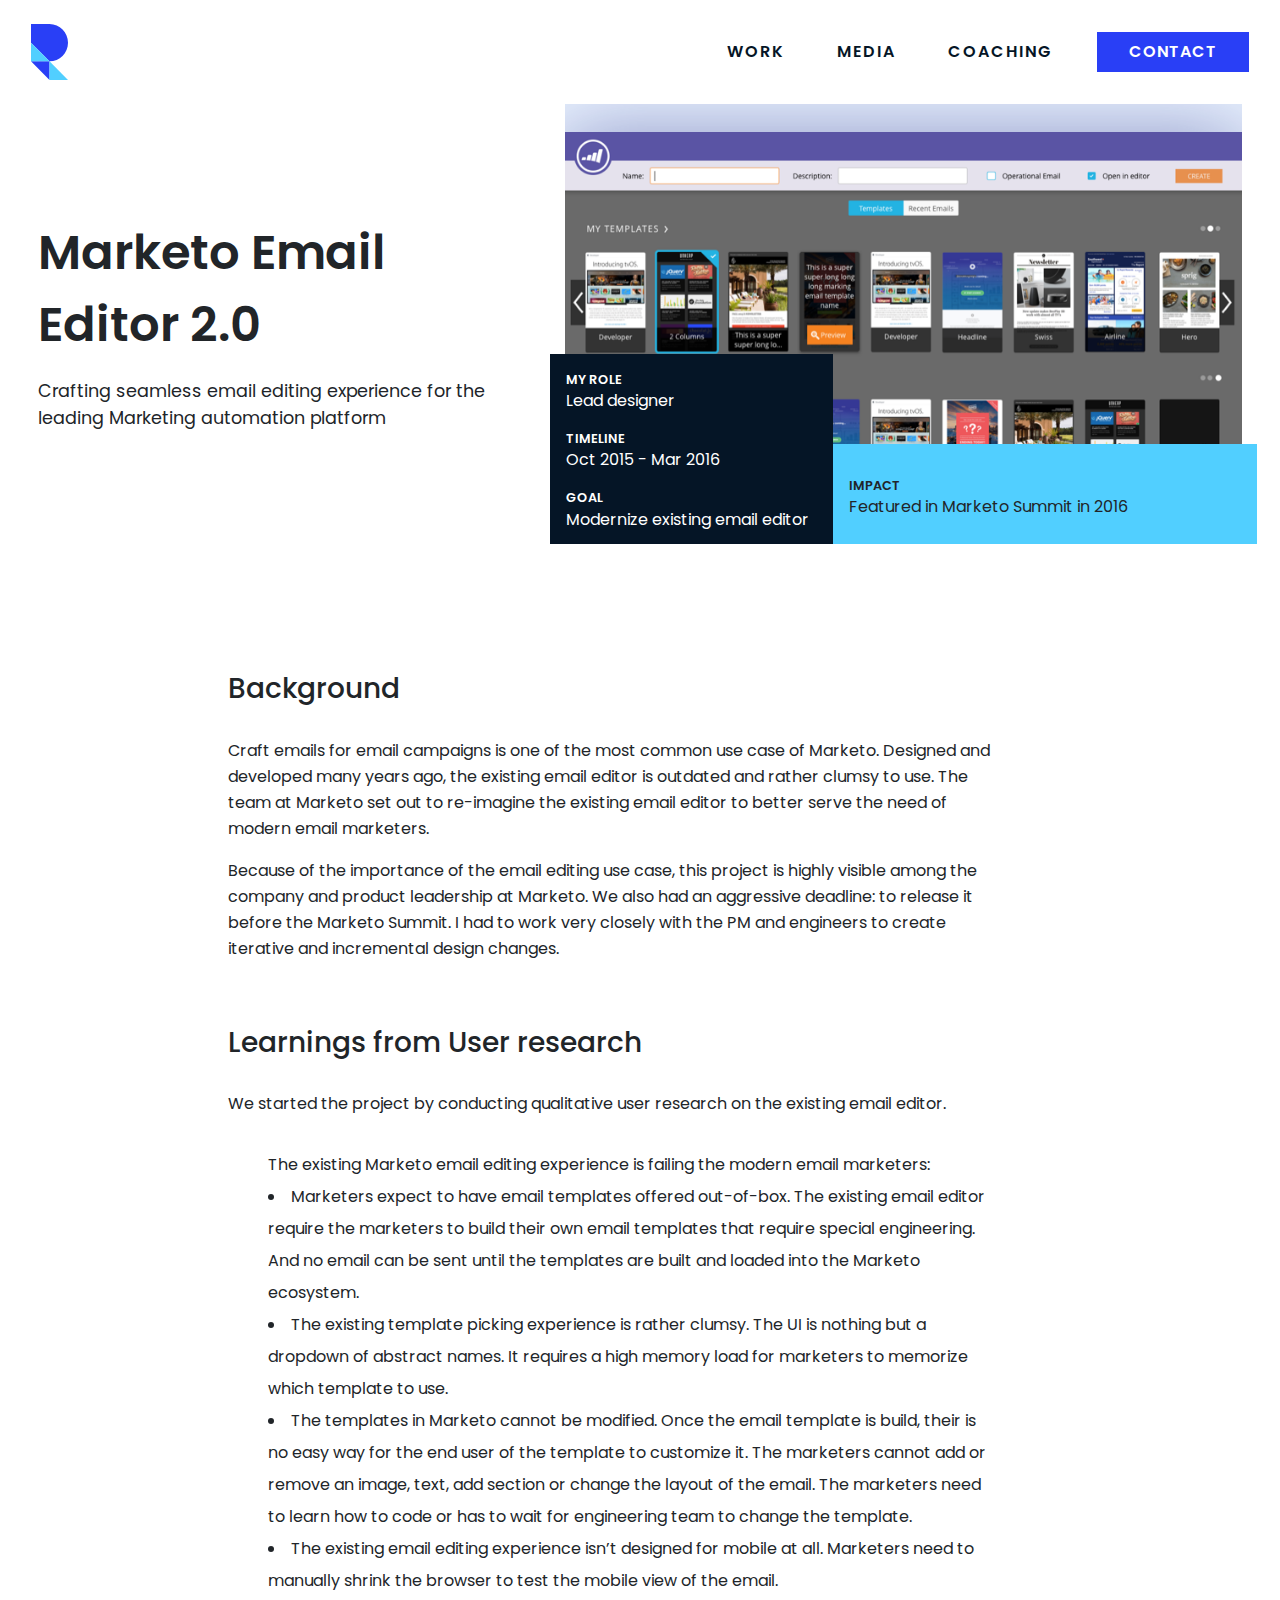
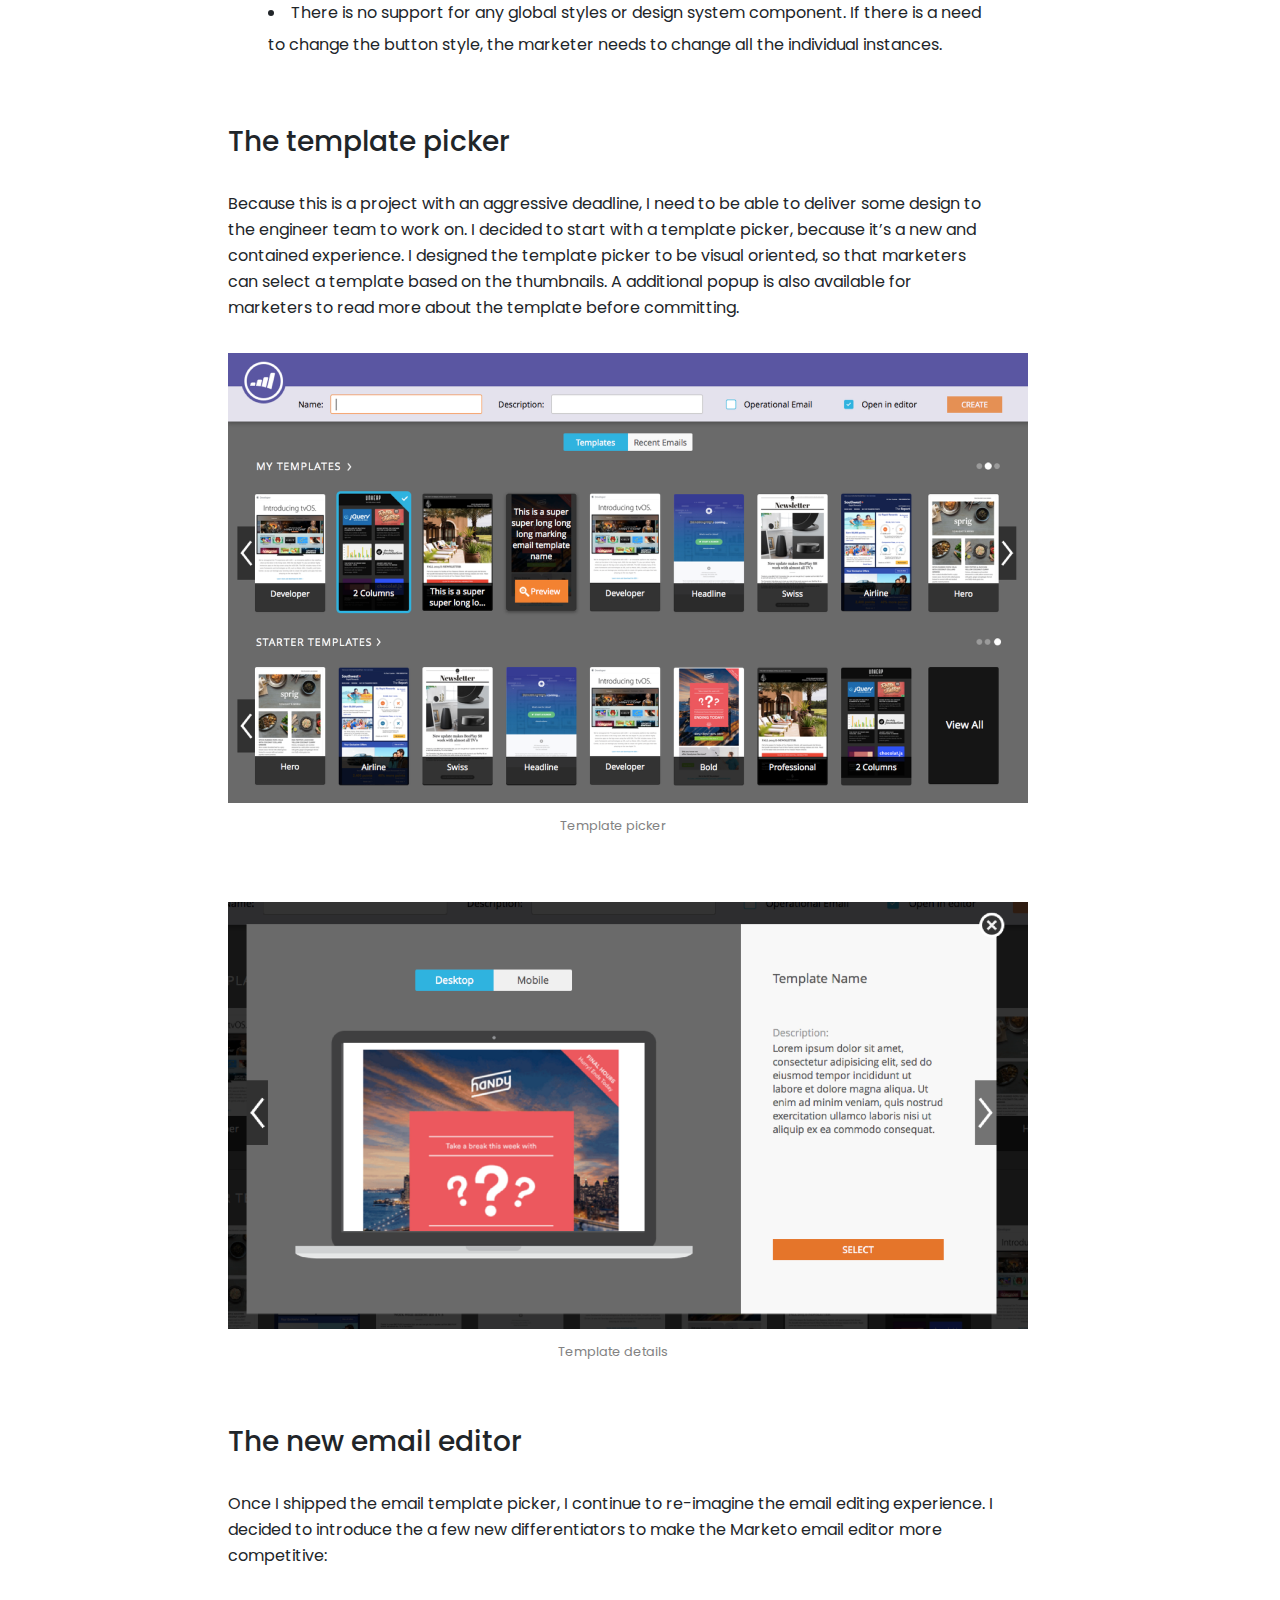
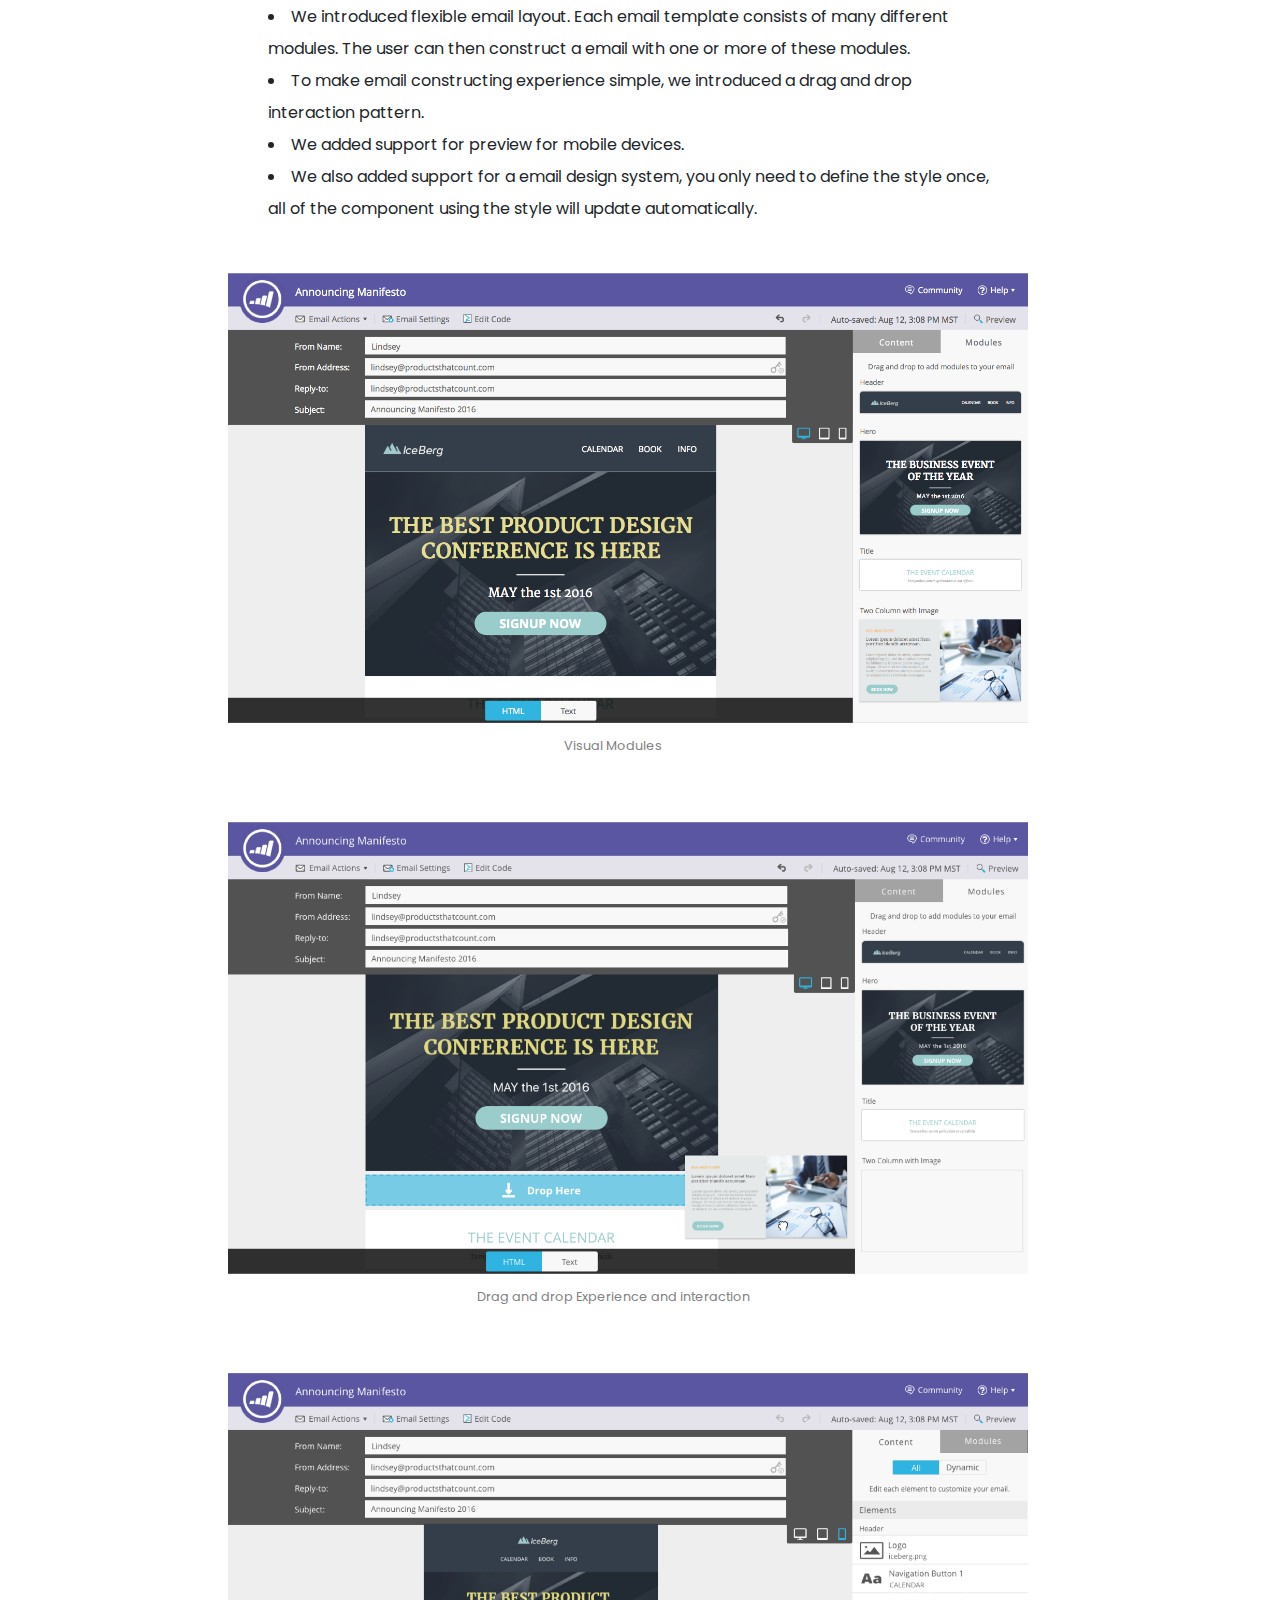
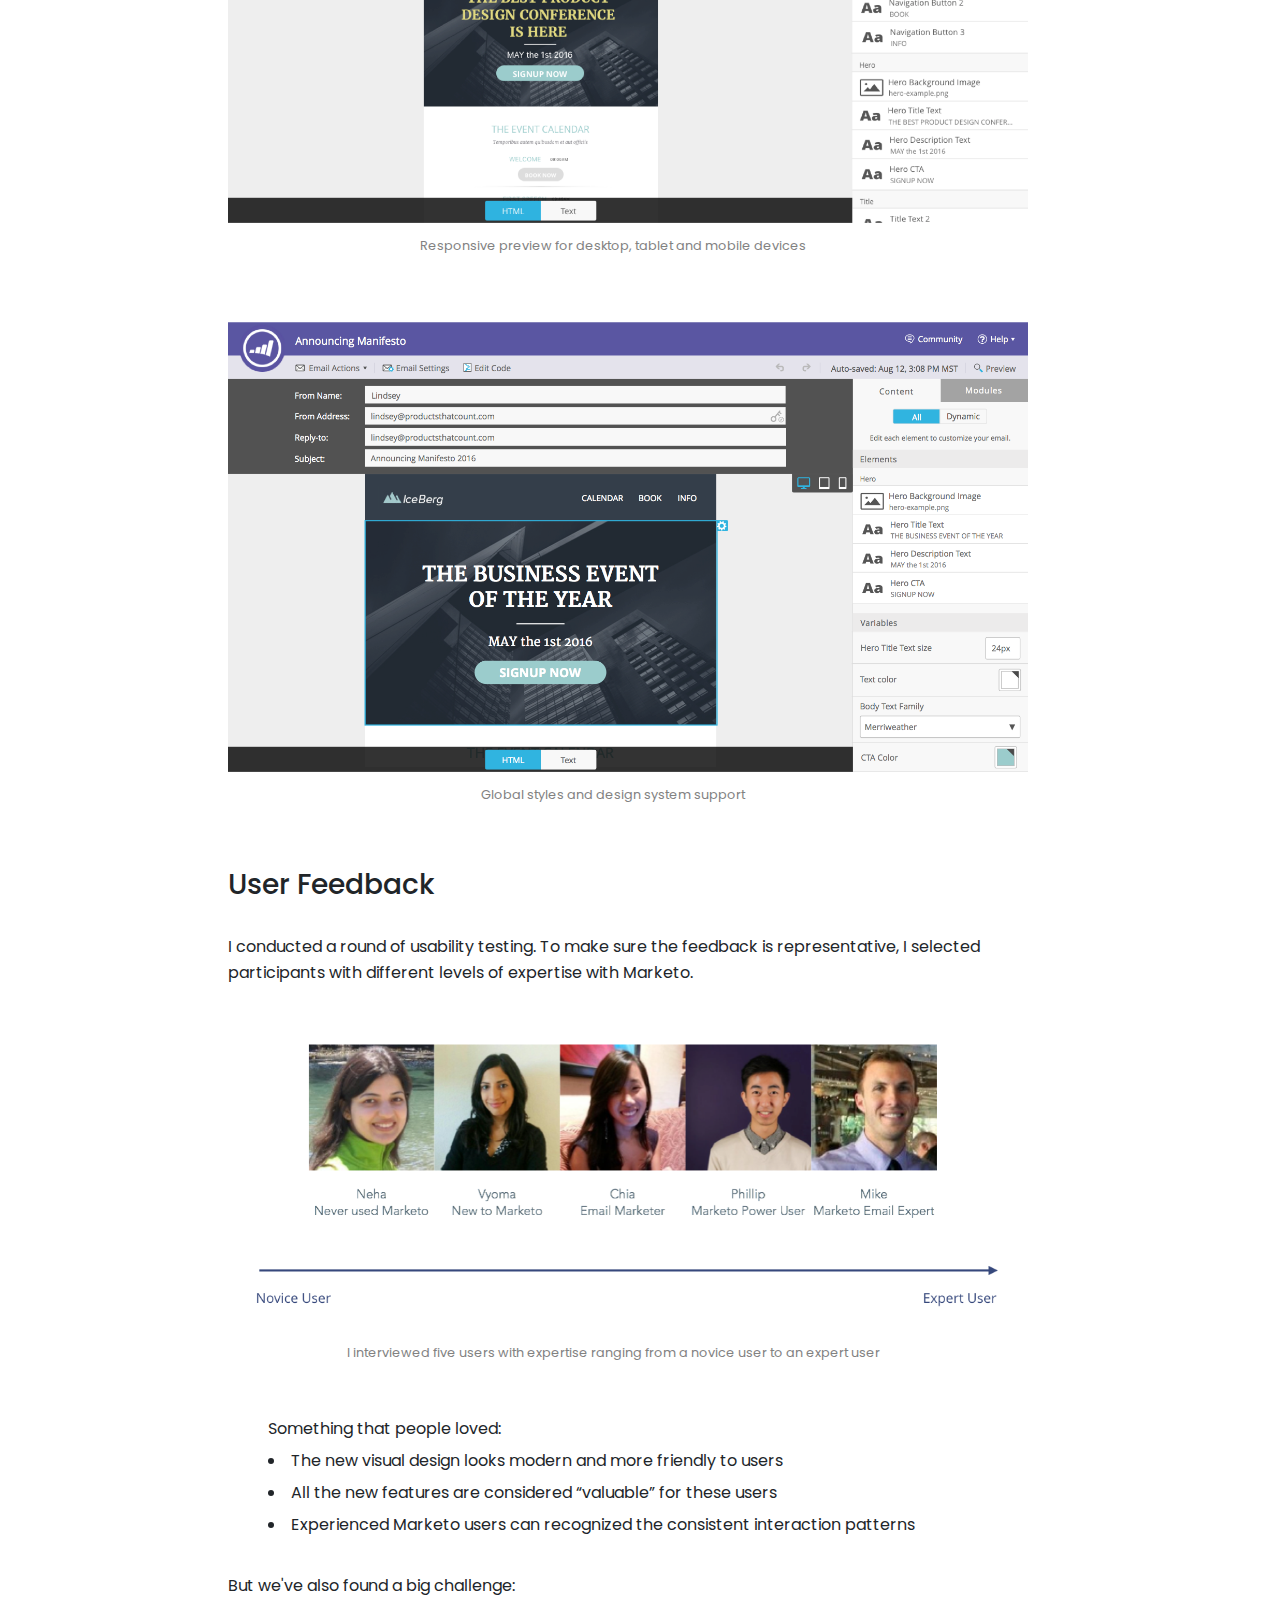
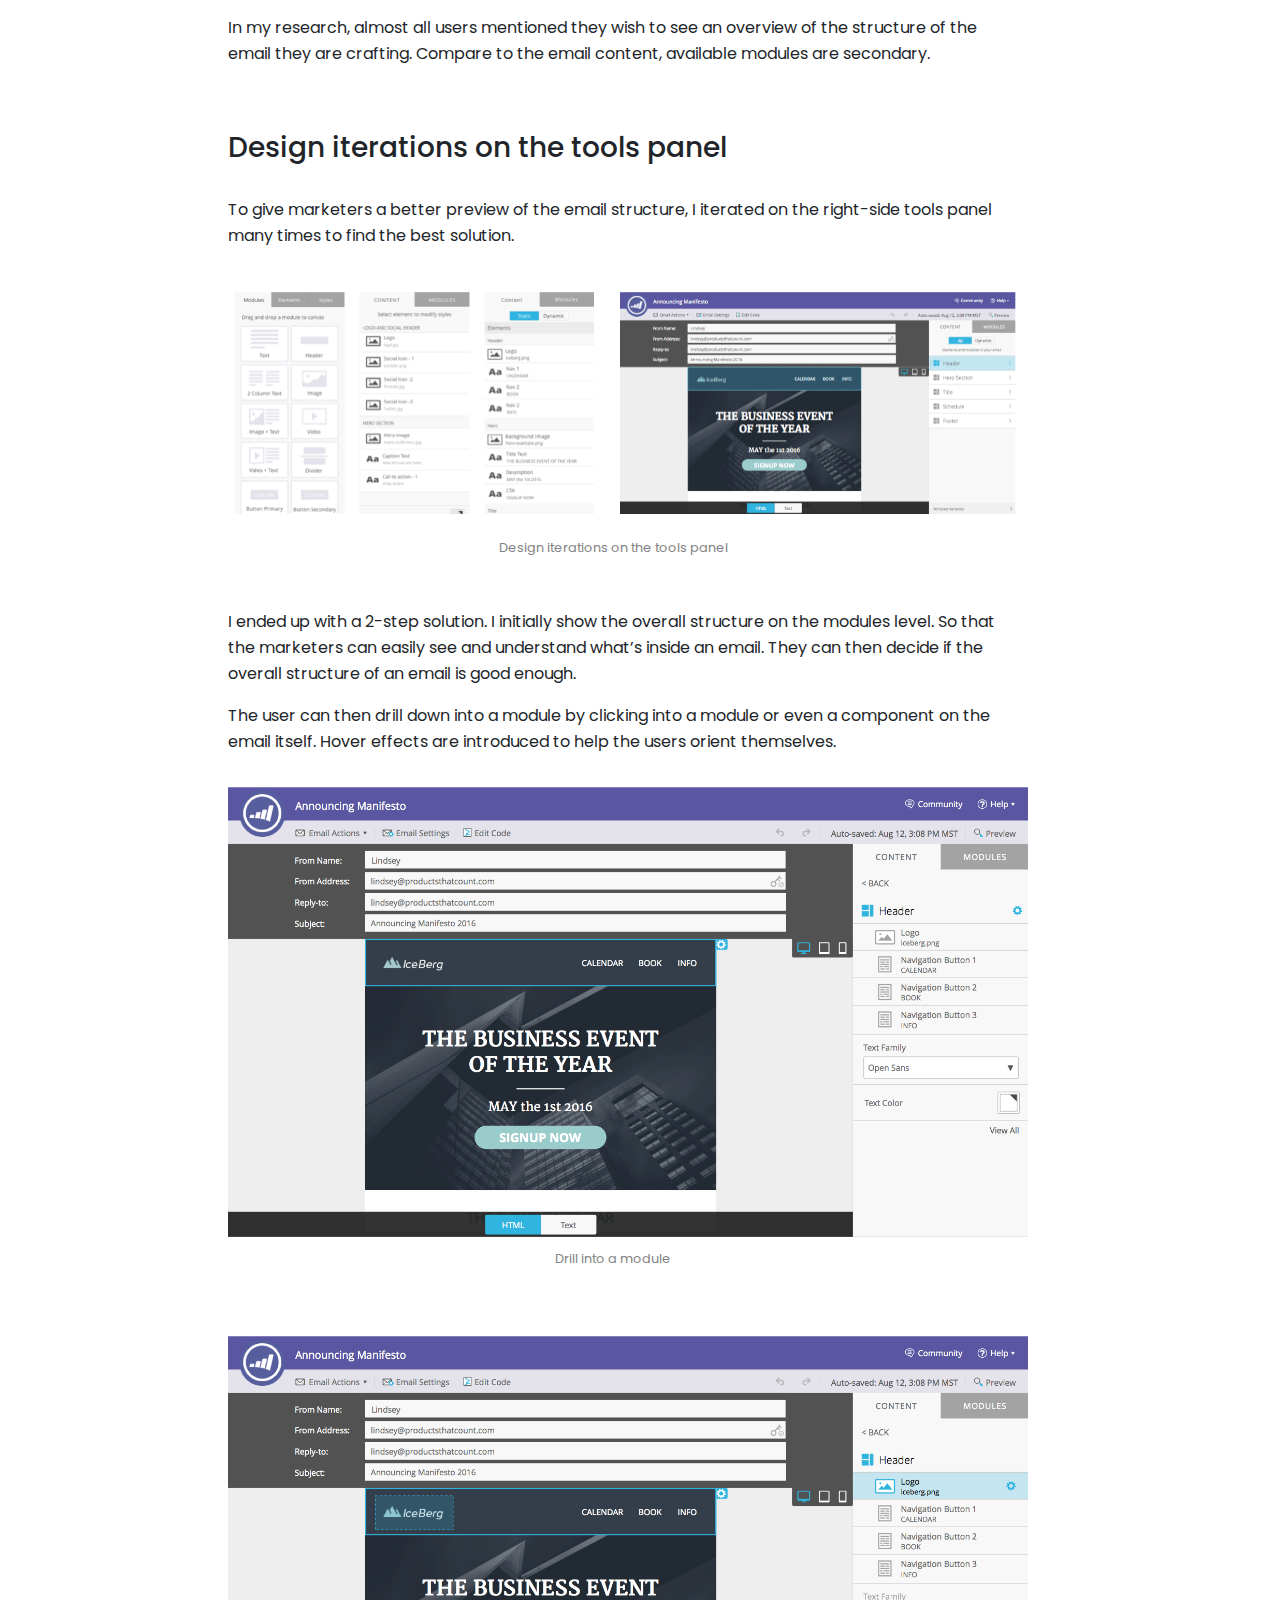
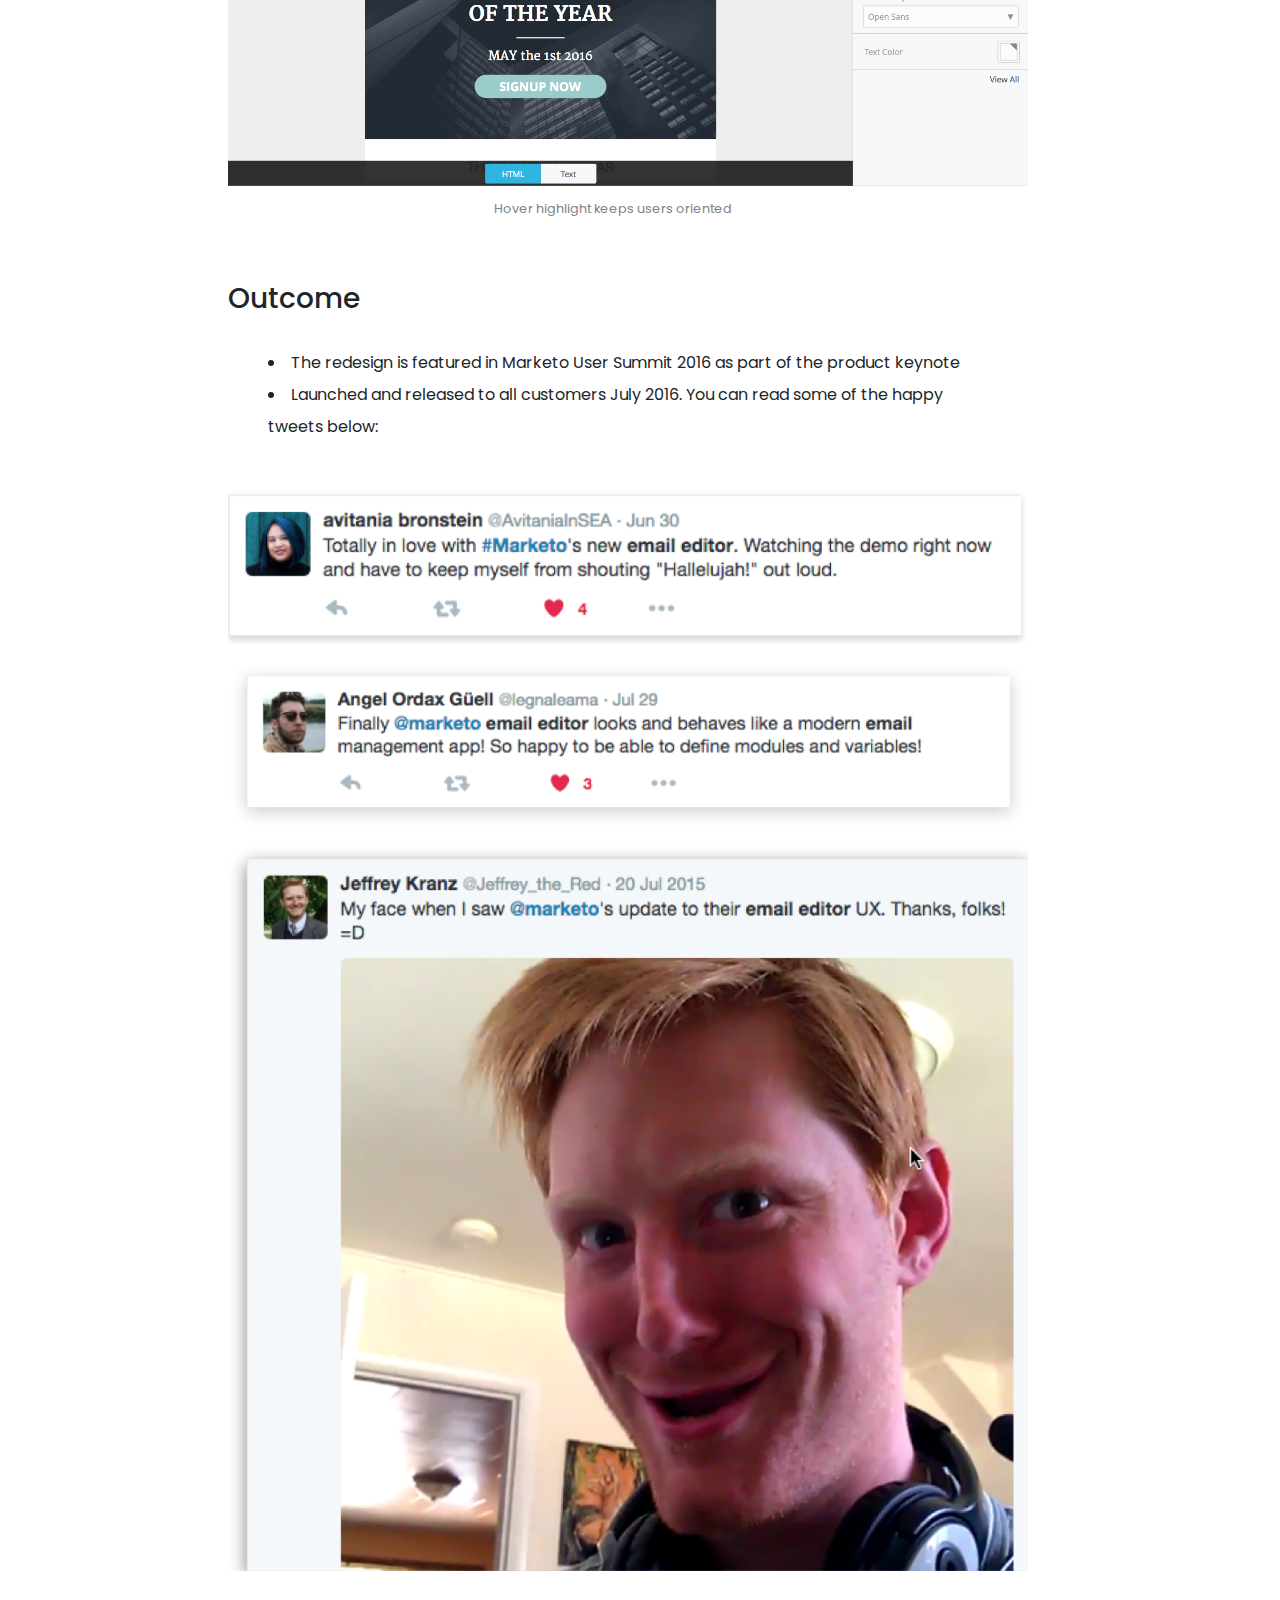
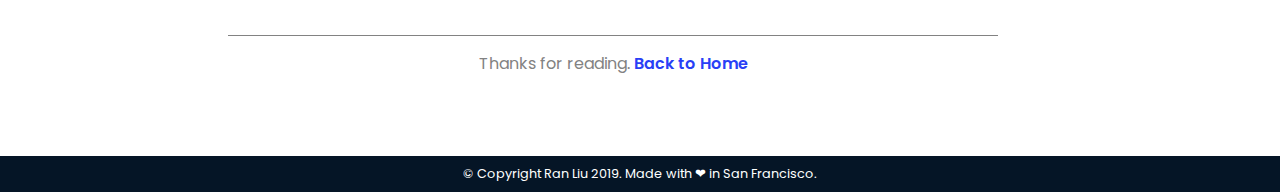
<file: email-editor.html>
<!DOCTYPE html>
<html lang="en">
  <head>
    <meta charset="utf-8" />
    <meta http-equiv="X-UA-Compatible" content="IE=edge" />
    <meta
      name="viewport"
      content="width=device-width, initial-scale=1, shrink-to-fit=no"
    />
    <meta
      name="description"
      content="Online UX portfolio for Ran Liu, a product and growth designer in the SF Bay Area"
    />
    <meta name="author" content="Ran Liu" />

    <title>
      Ran Liu UX Portfolio
    </title>

    <!-- Bootstrap core CSS -->
    <link
      rel="stylesheet"
      href="https://stackpath.bootstrapcdn.com/bootstrap/4.3.1/css/bootstrap.min.css"
      integrity="sha384-ggOyR0iXCbMQv3Xipma34MD+dH/1fQ784/j6cY/iJTQUOhcWr7x9JvoRxT2MZw1T"
      crossorigin="anonymous"
    />
    <link href="css/global.css" rel="stylesheet" />
    <!-- Google Font -->
    <link
      href="https://fonts.googleapis.com/css?family=Poppins&display=swap"
      rel="stylesheet"
    />
    <!-- Favicon -->
    <link rel="icon" href="img/favicon.png" />
  </head>

  <body>
    <div class="container">
      <div class="row navbar justify-content-between">
        <div id="logo-block" class="col-4">
          <a href="/"
            ><img id="logo" src="img/R-logo-two-tone.svg" alt="Ran Liu"
          /></a>
        </div>
        <div class="col-6">
          <nav>
            <a href="/">Work</a>
            <!-- <a href="#">About</a> -->
            <a href="/media.html">media</a>
            <a href="/coaching.html">Coaching</a>
            <button onclick="location.href='mailto:ranliudesign@gmail.com'">
              Contact
            </button>
          </nav>
        </div>
      </div>
      <div class="row case-study-header">
        <div class="col align-self-center">
          <div class="project-title">Marketo Email Editor 2.0</div>
          <div class="subtitle">
            Crafting seamless email editing experience for the leading Marketing
            automation platform
          </div>
        </div>
        <div class="col align-self-center float-right">
          <img src="img/email-cover.png" />
          <div class="project-meta">
            <div class="title">My Role</div>
            Lead designer
            <div class="title">Timeline</div>
            Oct 2015 - Mar 2016
            <div class="title">Goal</div>
            Modernize existing email editor
          </div>
          <div class="impact">
            <div class="title">Impact</div>
            Featured in Marketo Summit in 2016
          </div>
        </div>
      </div>
      <div class="row">
        <div class="col-2"></div>
        <div class="col-10 content">
          <h3>Background</h3>
          <p>
            Craft emails for email campaigns is one of the most common use case
            of Marketo. Designed and developed many years ago, the existing
            email editor is outdated and rather clumsy to use. The team at
            Marketo set out to re-imagine the existing email editor to better
            serve the need of modern email marketers.
          </p>
          <p>
            Because of the importance of the email editing use case, this
            project is highly visible among the company and product leadership
            at Marketo. We also had an aggressive deadline: to release it before
            the Marketo Summit. I had to work very closely with the PM and
            engineers to create iterative and incremental design changes.
          </p>
          <h3>Learnings from User research</h3>
          <p>
            We started the project by conducting qualitative user research on
            the existing email editor.
          </p>

          <ul>
            The existing Marketo email editing experience is failing the modern
            email marketers:
            <li>
              Marketers expect to have email templates offered out-of-box. The
              existing email editor require the marketers to build their own
              email templates that require special engineering. And no email can
              be sent until the templates are built and loaded into the Marketo
              ecosystem.
            </li>
            <li>
              The existing template picking experience is rather clumsy. The UI
              is nothing but a dropdown of abstract names. It requires a high
              memory load for marketers to memorize which template to use.
            </li>
            <li>
              The templates in Marketo cannot be modified. Once the email
              template is build, their is no easy way for the end user of the
              template to customize it. The marketers cannot add or remove an
              image, text, add section or change the layout of the email. The
              marketers need to learn how to code or has to wait for engineering
              team to change the template.
            </li>
            <li>
              The existing email editing experience isn’t designed for mobile at
              all. Marketers need to manually shrink the browser to test the
              mobile view of the email.
            </li>
            <li>
              There is no support for any global styles or design system
              component. If there is a need to change the button style, the
              marketer needs to change all the individual instances.
            </li>
          </ul>

          <h3>The template picker</h3>
          <p>
            Because this is a project with an aggressive deadline, I need to be
            able to deliver some design to the engineer team to work on. I
            decided to start with a template picker, because it’s a new and
            contained experience. I designed the template picker to be visual
            oriented, so that marketers can select a template based on the
            thumbnails. A additional popup is also available for marketers to
            read more about the template before committing.
          </p>

          <img src="img/email/template picker.png" />
          <div class="caption">Template picker</div>
          <img src="img/email/template-popup.png" />
          <div class="caption">Template details</div>

          <h3>The new email editor</h3>
          <p>
            Once I shipped the email template picker, I continue to re-imagine
            the email editing experience. I decided to introduce the a few new
            differentiators to make the Marketo email editor more competitive:
          </p>
          <ul>
            <li>
              We introduced flexible email layout. Each email template consists
              of many different modules. The user can then construct a email
              with one or more of these modules.
            </li>
            <li>
              To make email constructing experience simple, we introduced a drag
              and drop interaction pattern.
            </li>
            <li>
              We added support for preview for mobile devices.
            </li>
            <li>
              We also added support for a email design system, you only need to
              define the style once, all of the component using the style will
              update automatically.
            </li>
          </ul>
          <img src="img/email/visual-modules.png" />
          <div class="caption">Visual Modules</div>
          <img src="img/email/drag-n-drop.png" />
          <div class="caption">Drag and drop Experience and interaction</div>
          <img src="img/email/mobile-preview.png" />
          <div class="caption">
            Responsive preview for desktop, tablet and mobile devices
          </div>
          <img src="img/email/global-style.png" />
          <div class="caption">Global styles and design system support</div>

          <h3>User Feedback</h3>
          <p>
            I conducted a round of usability testing. To make sure the feedback
            is representative, I selected participants with different levels of
            expertise with Marketo.
          </p>
          <img src="img/email/usability-test.png" />
          <div class="caption">
            I interviewed five users with expertise ranging from a novice user
            to an expert user
          </div>

          <ul>
            Something that people loved:
            <li>
              The new visual design looks modern and more friendly to users
            </li>
            <li>
              All the new features are considered “valuable” for these users
            </li>
            <li>
              Experienced Marketo users can recognized the consistent
              interaction patterns
            </li>
          </ul>
          <p>
            But we've also found a big challenge:
          </p>
          <p>
            In my research, almost all users mentioned they wish to see an
            overview of the structure of the email they are crafting. Compare to
            the email content, available modules are secondary.
          </p>

          <h3>Design iterations on the tools panel</h3>
          <p>
            To give marketers a better preview of the email structure, I iterated on the right-side tools panel many times to find the best solution. 
          </p>
          <img src="img/email/iterations.png" />
          <div class="caption">
            Design iterations on the tools panel
          </div>
          <p>I ended up with a 2-step solution. I initially show the overall structure on the modules level. So that the marketers can easily see and understand what’s inside an email. They can then decide if the overall structure of an email is good enough. </p>
          <p>The user can then drill down into a module by clicking into a module or even a component on the email itself. Hover effects are introduced to help the users orient themselves. </p>
          <img src="img/email/drill-in.png" />
          <div class="caption">
            Drill into a module
          </div>
          <img src="img/email/hover.png" />
          <div class="caption">
            Hover highlight keeps users oriented
          </div>

          <h3>
            Outcome
          </h3>
          <ul>
            <li>The redesign is featured in Marketo User Summit 2016 as part of the product keynote</li>
            <li>Launched and released to all customers July 2016. You can read some of the happy tweets below:</li>
          </ul>
          <img src="img/email/tweet-1.png" />
          <img src="img/email/tweet-2.png" />
          <img src="img/email/tweet-3.png" />

          <div class="ending">
            Thanks for reading. <a href="/">Back to Home </a>
          </div>
        </div>
      </div>
    </div>
    <!-- End of container -->
    <footer class="col-xs-12">
      &copy; Copyright Ran Liu 2019. Made with &#10084; in San Francisco.
    </footer>

    <!-- Bootstrap core JavaScript
    ================================================== -->
    <!-- Placed at the end of the document so the pages load faster -->
    <script
      src="https://code.jquery.com/jquery-3.3.1.slim.min.js"
      integrity="sha384-q8i/X+965DzO0rT7abK41JStQIAqVgRVzpbzo5smXKp4YfRvH+8abtTE1Pi6jizo"
      crossorigin="anonymous"
    ></script>
    <script
      src="https://cdnjs.cloudflare.com/ajax/libs/popper.js/1.14.7/umd/popper.min.js"
      integrity="sha384-UO2eT0CpHqdSJQ6hJty5KVphtPhzWj9WO1clHTMGa3JDZwrnQq4sF86dIHNDz0W1"
      crossorigin="anonymous"
    ></script>
    <script
      src="https://stackpath.bootstrapcdn.com/bootstrap/4.3.1/js/bootstrap.min.js"
      integrity="sha384-JjSmVgyd0p3pXB1rRibZUAYoIIy6OrQ6VrjIEaFf/nJGzIxFDsf4x0xIM+B07jRM"
      crossorigin="anonymous"
    ></script>

    <script type="text/javascript">
      (function(e, t) {
        var n = e.amplitude || { _q: [], _iq: {} };
        var r = t.createElement("script");
        r.type = "text/javascript";
        r.async = true;
        r.src =
          "https://d24n15hnbwhuhn.cloudfront.net/libs/amplitude-3.0.1-min.gz.js";
        r.onload = function() {
          e.amplitude.runQueuedFunctions();
        };
        var i = t.getElementsByTagName("script")[0];
        i.parentNode.insertBefore(r, i);
        function s(e, t) {
          e.prototype[t] = function() {
            this._q.push([t].concat(Array.prototype.slice.call(arguments, 0)));
            return this;
          };
        }
        var o = function() {
          this._q = [];
          return this;
        };
        var a = [
          "add",
          "append",
          "clearAll",
          "prepend",
          "set",
          "setOnce",
          "unset"
        ];
        for (var u = 0; u < a.length; u++) {
          s(o, a[u]);
        }
        n.Identify = o;
        var c = function() {
          this._q = [];
          return this;
        };
        var p = [
          "setProductId",
          "setQuantity",
          "setPrice",
          "setRevenueType",
          "setEventProperties"
        ];
        for (var l = 0; l < p.length; l++) {
          s(c, p[l]);
        }
        n.Revenue = c;
        var d = [
          "init",
          "logEvent",
          "logRevenue",
          "setUserId",
          "setUserProperties",
          "setOptOut",
          "setVersionName",
          "setDomain",
          "setDeviceId",
          "setGlobalUserProperties",
          "identify",
          "clearUserProperties",
          "setGroup",
          "logRevenueV2",
          "regenerateDeviceId"
        ];
        function v(e) {
          function t(t) {
            e[t] = function() {
              e._q.push([t].concat(Array.prototype.slice.call(arguments, 0)));
            };
          }
          for (var n = 0; n < d.length; n++) {
            t(d[n]);
          }
        }
        v(n);
        n.getInstance = function(e) {
          e = (!e || e.length === 0 ? "$default_instance" : e).toLowerCase();
          if (!n._iq.hasOwnProperty(e)) {
            n._iq[e] = { _q: [] };
            v(n._iq[e]);
          }
          return n._iq[e];
        };
        e.amplitude = n;
      })(window, document);

      amplitude.getInstance().init("0cae7571475485bbba9decd3e5967ecc");
    </script>
  </body>
</html>
</file>
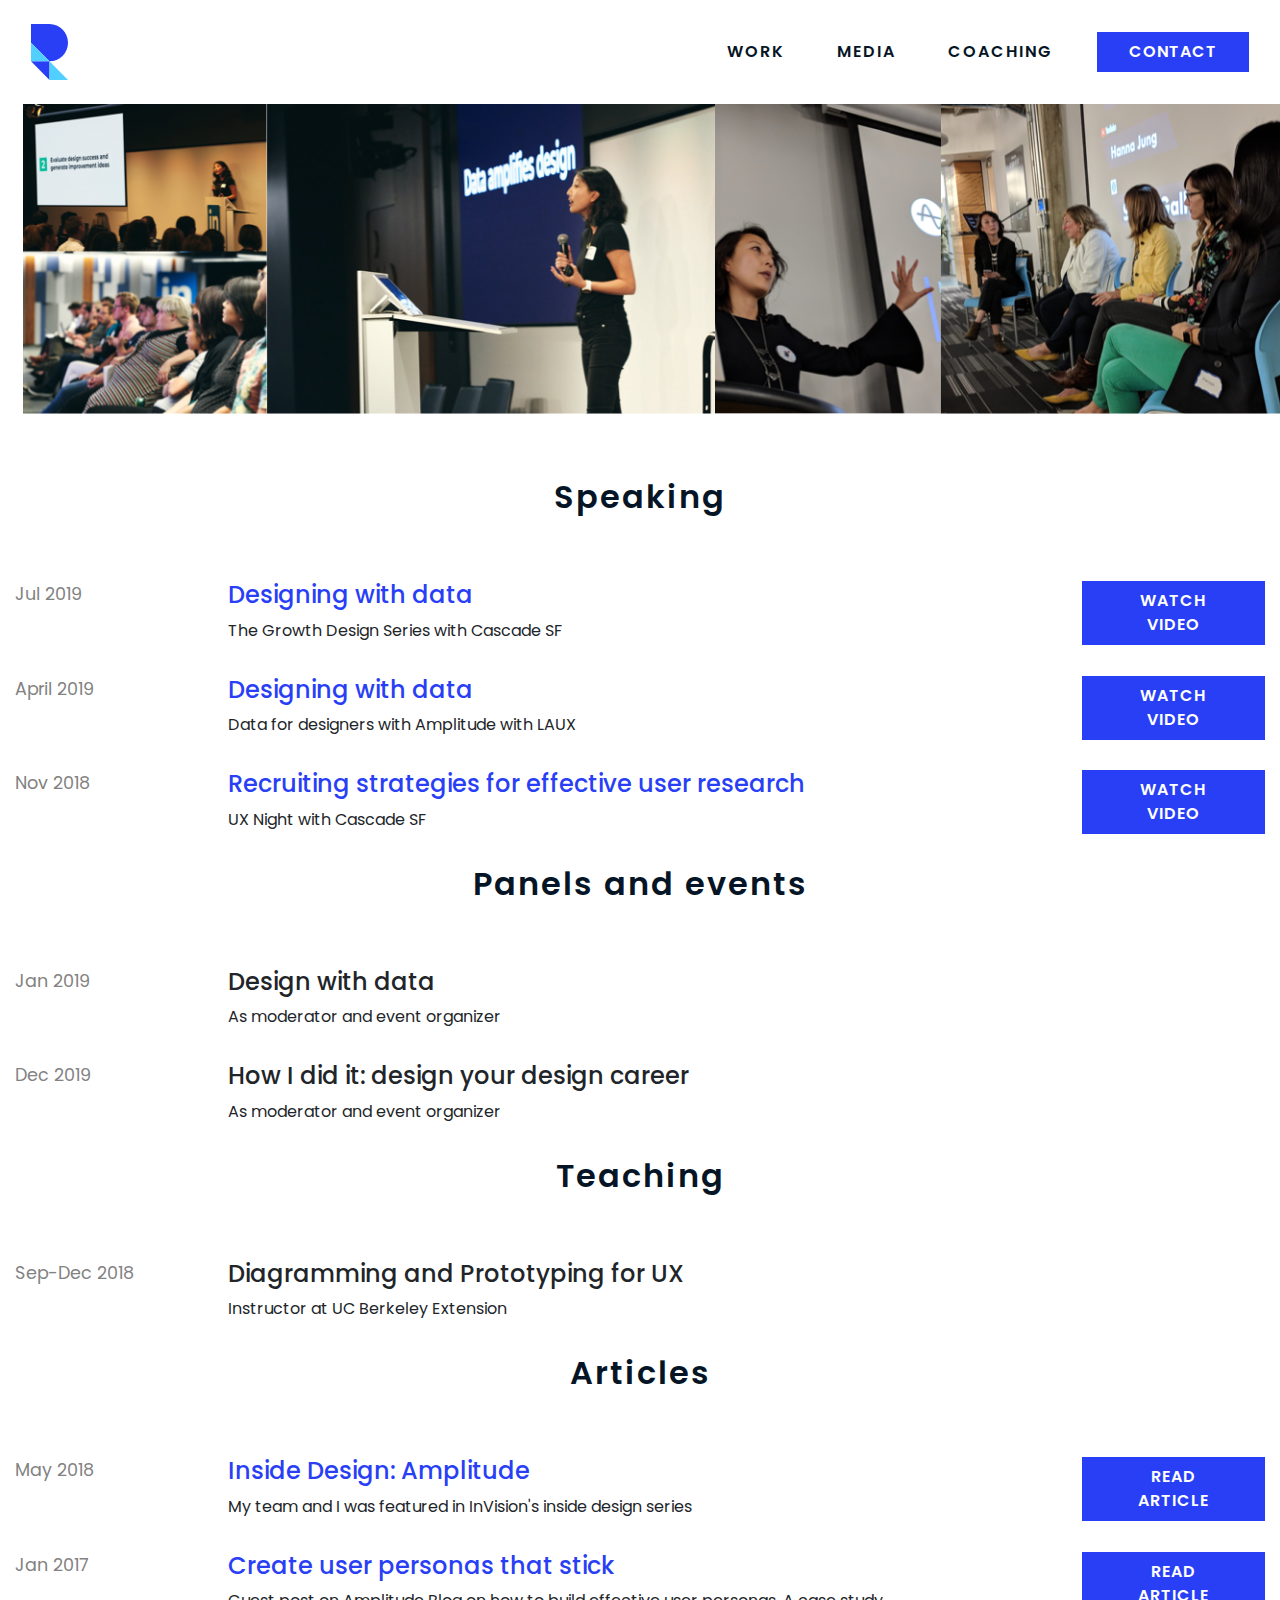
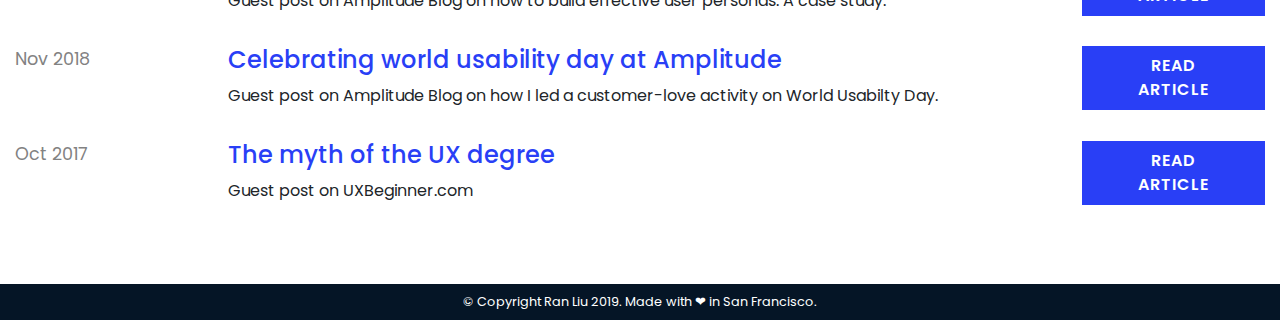
<file: media.html>
<!DOCTYPE html>
<html lang="en">
  <head>
    <meta charset="utf-8" />
    <meta http-equiv="X-UA-Compatible" content="IE=edge" />
    <meta
      name="viewport"
      content="width=device-width, initial-scale=1, shrink-to-fit=no"
    />
    <meta
      name="description"
      content="Online UX portfolio for Ran Liu, a product and growth designer in the SF Bay Area"
    />
    <meta name="author" content="Ran Liu" />

    <title>
      Ran Liu UX Portfolio
    </title>

    <!-- Bootstrap core CSS -->
    <link
      rel="stylesheet"
      href="https://stackpath.bootstrapcdn.com/bootstrap/4.3.1/css/bootstrap.min.css"
      integrity="sha384-ggOyR0iXCbMQv3Xipma34MD+dH/1fQ784/j6cY/iJTQUOhcWr7x9JvoRxT2MZw1T"
      crossorigin="anonymous"
    />
    <link href="css/global.css" rel="stylesheet" />
    <!-- Google Font -->
    <link
      href="https://fonts.googleapis.com/css?family=Poppins&display=swap"
      rel="stylesheet"
    />
    <!-- Favicon -->
    <link rel="icon" href="img/favicon.png" />
  </head>

  <body>
    <div class="container">
      <div class="row navbar justify-content-between">
        <div id="logo-block" class="col-4">
          <a href="/"
            ><img id="logo" src="img/R-logo-two-tone.svg" alt="Ran Liu"
          /></a>
        </div>
        <div class="col-6">
          <nav>
            <a href="/">Work</a>
            <!-- <a href="#">About</a> -->
            <a href="/media.html">media</a>
            <a href="/coaching.html">Coaching</a>
            <button onclick="location.href='mailto:ranliudesign@gmail.com'">
              Contact
            </button>
          </nav>
        </div>
      </div>
      <img class="banner" src="img/events.png" />

      <h2 class="d-flex justify-content-center">
        Speaking
      </h2>
      <div class="talks">
        <div class="row ">
          <div class="col-2 dates">Jul 2019</div>
          <div class="col-8">
            <a href="https://youtu.be/FFvcJtPJRDM" target="_blank"
              ><h3>Designing with data</h3></a
            >
            <p>The Growth Design Series with Cascade SF</p>
          </div>
          <div class="col-2">
            <button
              onclick="window.open('https://youtu.be/FFvcJtPJRDM','_blank')"
            >
              Watch video
            </button>
          </div>
        </div>
        <div class="row ">
          <div class="col-2 dates">April 2019</div>
          <div class="col-8">
            <a href="https://youtu.be/Du0WdZsb6O0" target="_blank"
              ><h3>Designing with data</h3></a
            >
            <p>Data for designers with Amplitude with LAUX</p>
          </div>
          <div class="col-2">
            <button
              onclick="window.open('https://youtu.be/Du0WdZsb6O0','_blank')"
            >
              Watch video
            </button>
          </div>
        </div>
        <div class="row ">
          <div class="col-2 dates">Nov 2018</div>
          <div class="col-8">
            <a href="https://youtu.be/nz_nK2__ui8" target="_blank"
              ><h3>Recruiting strategies for effective user research</h3></a
            >
            <p>UX Night with Cascade SF</p>
          </div>
          <div class="col-2">
            <button
              onclick="window.open('https://youtu.be/nz_nK2__ui8','_blank')"
            >
              Watch video
            </button>
          </div>
        </div>
      </div>
      <h2 class="d-flex justify-content-center">
        Panels and events
      </h2>
      <div class="talks">
        <div class="row ">
          <div class="col-2 dates">Jan 2019</div>
          <div class="col-8">
            <h3>Design with data</h3>
            <p>As moderator and event organizer</p>
          </div>
          <div class="col-2"></div>
        </div>
        <div class="row ">
          <div class="col-2 dates">Dec 2019</div>
          <div class="col-8">
            <h3>How I did it: design your design career</h3>
            <p>As moderator and event organizer</p>
          </div>
          <div class="col-2"></div>
        </div>
      </div>
      <h2 class="d-flex justify-content-center">
        Teaching
      </h2>
      <div class="talks">
        <div class="row ">
          <div class="col-2 dates">Sep-Dec 2018</div>
          <div class="col-8">
            <h3>Diagramming and Prototyping for UX</h3>
            <p>Instructor at UC Berkeley Extension</p>
          </div>
          <div class="col-2"></div>
        </div>
      </div>
      <h2 class="d-flex justify-content-center">
        Articles
      </h2>
      <div class="talks">
        <div class="row ">
          <div class="col-2 dates">May 2018</div>
          <div class="col-8">
            <a
              href="https://www.invisionapp.com/inside-design/inside-design-amplitude/"
              target="_blank"
              ><h3>Inside Design: Amplitude</h3></a
            >
            <p>My team and I was featured in InVision's inside design series</p>
          </div>
          <div class="col-2">
            <button
              onclick="window.open('https://www.invisionapp.com/inside-design/inside-design-amplitude/','_blank')"
            >
              Read article
            </button>
          </div>
        </div>
        <div class="row ">
          <div class="col-2 dates">Jan 2017</div>
          <div class="col-8">
            <a
              href="https://amplitude.com/blog/create-user-personas"
              target="_blank"
              ><h3>Create user personas that stick</h3></a
            >
            <p>
              Guest post on Amplitude Blog on how to build effective user
              personas. A case study.
            </p>
          </div>
          <div class="col-2">
            <button
              onclick="window.open('https://amplitude.com/blog/create-user-personas','_blank')"
            >
              Read article
            </button>
          </div>
        </div>
        <!-- https://www.uxbeginner.com/the-myth-of-the-ux-degree/ -->
        <div class="row ">
          <div class="col-2 dates">Nov 2018</div>
          <div class="col-8">
            <a
              href="https://amplitude.com/blog/celebrating-world-usability-day-at-amplitude "
              target="_blank"
              ><h3>Celebrating world usability day at Amplitude</h3></a
            >
            <p>
              Guest post on Amplitude Blog on how I led a customer-love activity
              on World Usabilty Day.
            </p>
          </div>
          <div class="col-2">
            <button
              onclick="window.open('https://amplitude.com/blog/celebrating-world-usability-day-at-amplitude ','_blank')"
            >
              Read article
            </button>
          </div>
        </div>
        <div class="row ">
          <div class="col-2 dates">Oct 2017</div>
          <div class="col-8">
            <a
              href="https://www.uxbeginner.com/the-myth-of-the-ux-degree/"
              target="_blank"
              ><h3>The myth of the UX degree</h3></a
            >
            <p>Guest post on UXBeginner.com</p>
          </div>
          <div class="col-2">
            <button
              onclick="window.open('https://www.uxbeginner.com/the-myth-of-the-ux-degree/','_blank')"
            >
              Read article
            </button>
          </div>
        </div>
      </div>
    </div>
    <!-- End of container -->
    <footer class="col-xs-12">
      &copy; Copyright Ran Liu 2019. Made with &#10084; in San Francisco.
    </footer>

    <!-- Bootstrap core JavaScript
    ================================================== -->
    <!-- Placed at the end of the document so the pages load faster -->
    <script
      src="https://code.jquery.com/jquery-3.3.1.slim.min.js"
      integrity="sha384-q8i/X+965DzO0rT7abK41JStQIAqVgRVzpbzo5smXKp4YfRvH+8abtTE1Pi6jizo"
      crossorigin="anonymous"
    ></script>
    <script
      src="https://cdnjs.cloudflare.com/ajax/libs/popper.js/1.14.7/umd/popper.min.js"
      integrity="sha384-UO2eT0CpHqdSJQ6hJty5KVphtPhzWj9WO1clHTMGa3JDZwrnQq4sF86dIHNDz0W1"
      crossorigin="anonymous"
    ></script>
    <script
      src="https://stackpath.bootstrapcdn.com/bootstrap/4.3.1/js/bootstrap.min.js"
      integrity="sha384-JjSmVgyd0p3pXB1rRibZUAYoIIy6OrQ6VrjIEaFf/nJGzIxFDsf4x0xIM+B07jRM"
      crossorigin="anonymous"
    ></script>

    <script type="text/javascript">
      (function(e, t) {
        var n = e.amplitude || { _q: [], _iq: {} };
        var r = t.createElement("script");
        r.type = "text/javascript";
        r.async = true;
        r.src =
          "https://d24n15hnbwhuhn.cloudfront.net/libs/amplitude-3.0.1-min.gz.js";
        r.onload = function() {
          e.amplitude.runQueuedFunctions();
        };
        var i = t.getElementsByTagName("script")[0];
        i.parentNode.insertBefore(r, i);
        function s(e, t) {
          e.prototype[t] = function() {
            this._q.push([t].concat(Array.prototype.slice.call(arguments, 0)));
            return this;
          };
        }
        var o = function() {
          this._q = [];
          return this;
        };
        var a = [
          "add",
          "append",
          "clearAll",
          "prepend",
          "set",
          "setOnce",
          "unset"
        ];
        for (var u = 0; u < a.length; u++) {
          s(o, a[u]);
        }
        n.Identify = o;
        var c = function() {
          this._q = [];
          return this;
        };
        var p = [
          "setProductId",
          "setQuantity",
          "setPrice",
          "setRevenueType",
          "setEventProperties"
        ];
        for (var l = 0; l < p.length; l++) {
          s(c, p[l]);
        }
        n.Revenue = c;
        var d = [
          "init",
          "logEvent",
          "logRevenue",
          "setUserId",
          "setUserProperties",
          "setOptOut",
          "setVersionName",
          "setDomain",
          "setDeviceId",
          "setGlobalUserProperties",
          "identify",
          "clearUserProperties",
          "setGroup",
          "logRevenueV2",
          "regenerateDeviceId"
        ];
        function v(e) {
          function t(t) {
            e[t] = function() {
              e._q.push([t].concat(Array.prototype.slice.call(arguments, 0)));
            };
          }
          for (var n = 0; n < d.length; n++) {
            t(d[n]);
          }
        }
        v(n);
        n.getInstance = function(e) {
          e = (!e || e.length === 0 ? "$default_instance" : e).toLowerCase();
          if (!n._iq.hasOwnProperty(e)) {
            n._iq[e] = { _q: [] };
            v(n._iq[e]);
          }
          return n._iq[e];
        };
        e.amplitude = n;
      })(window, document);

      amplitude.getInstance().init("0cae7571475485bbba9decd3e5967ecc");
    </script>
  </body>
</html>
</file>
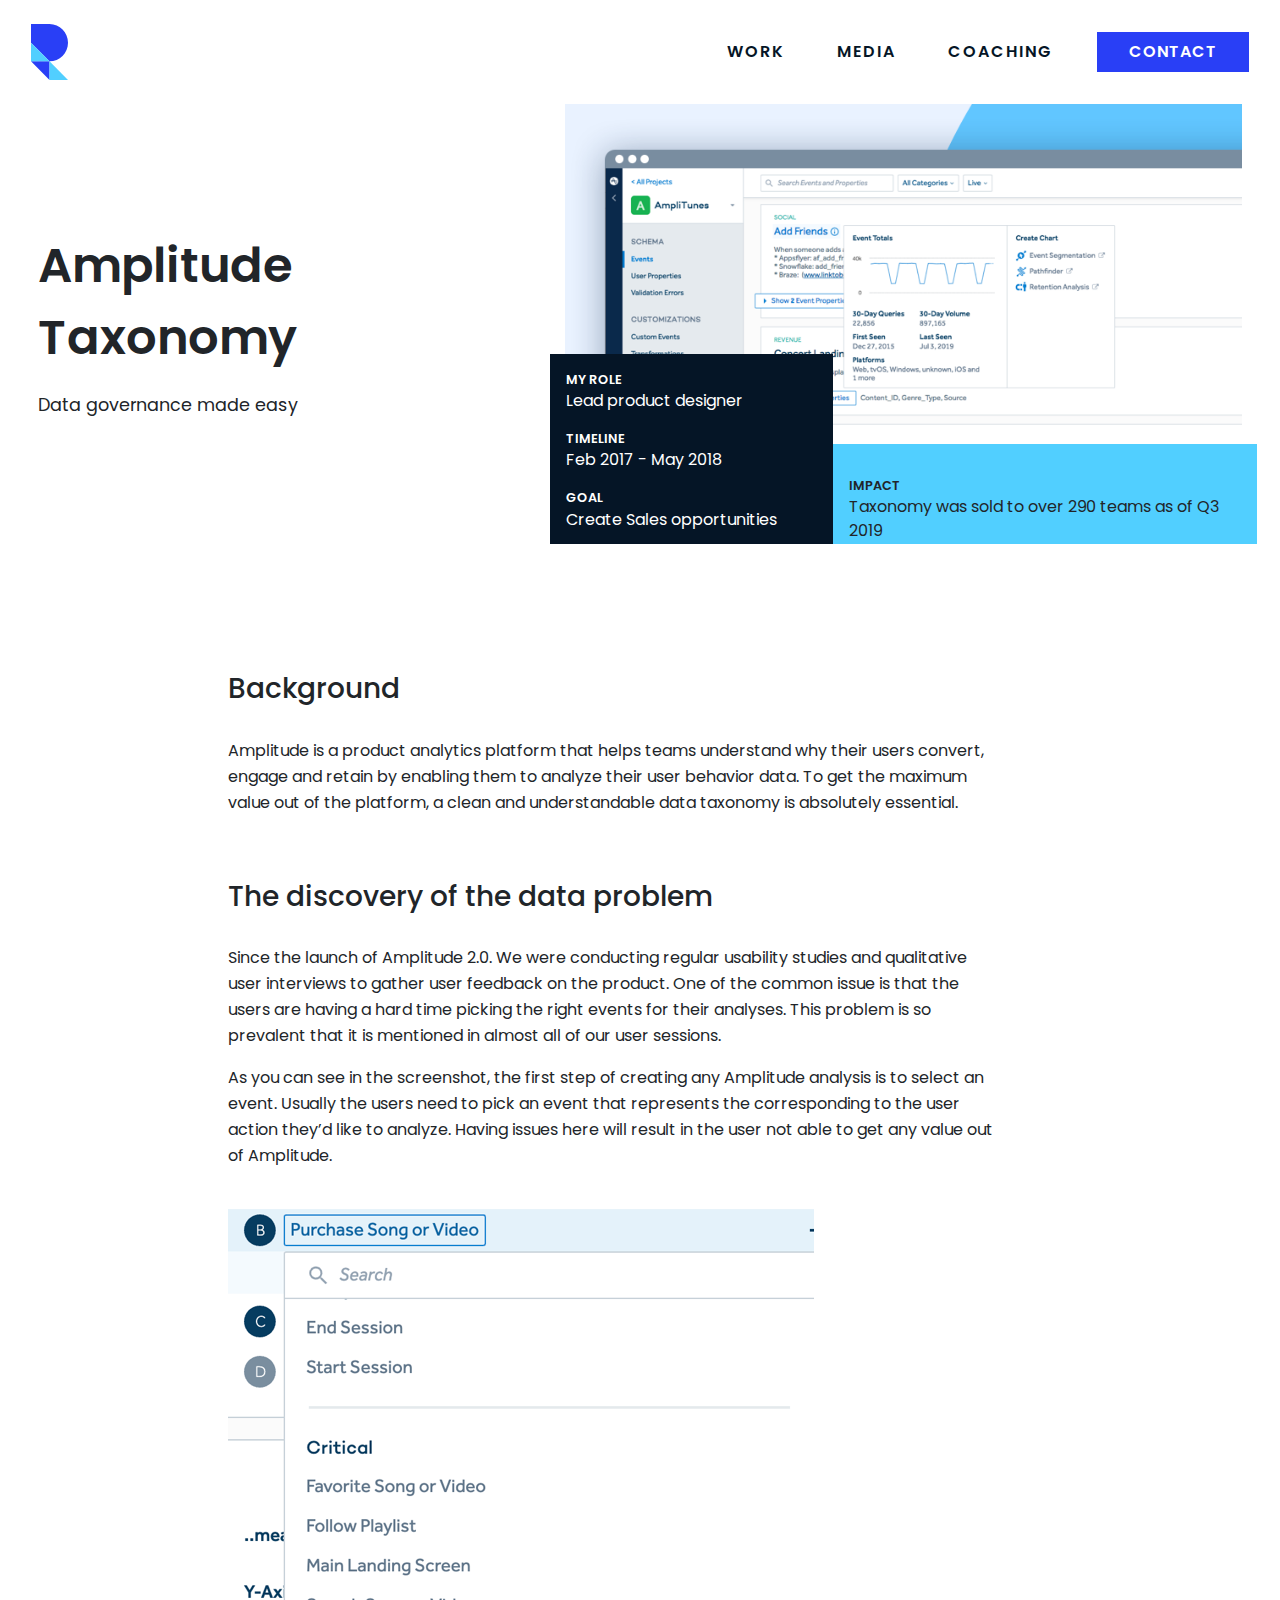
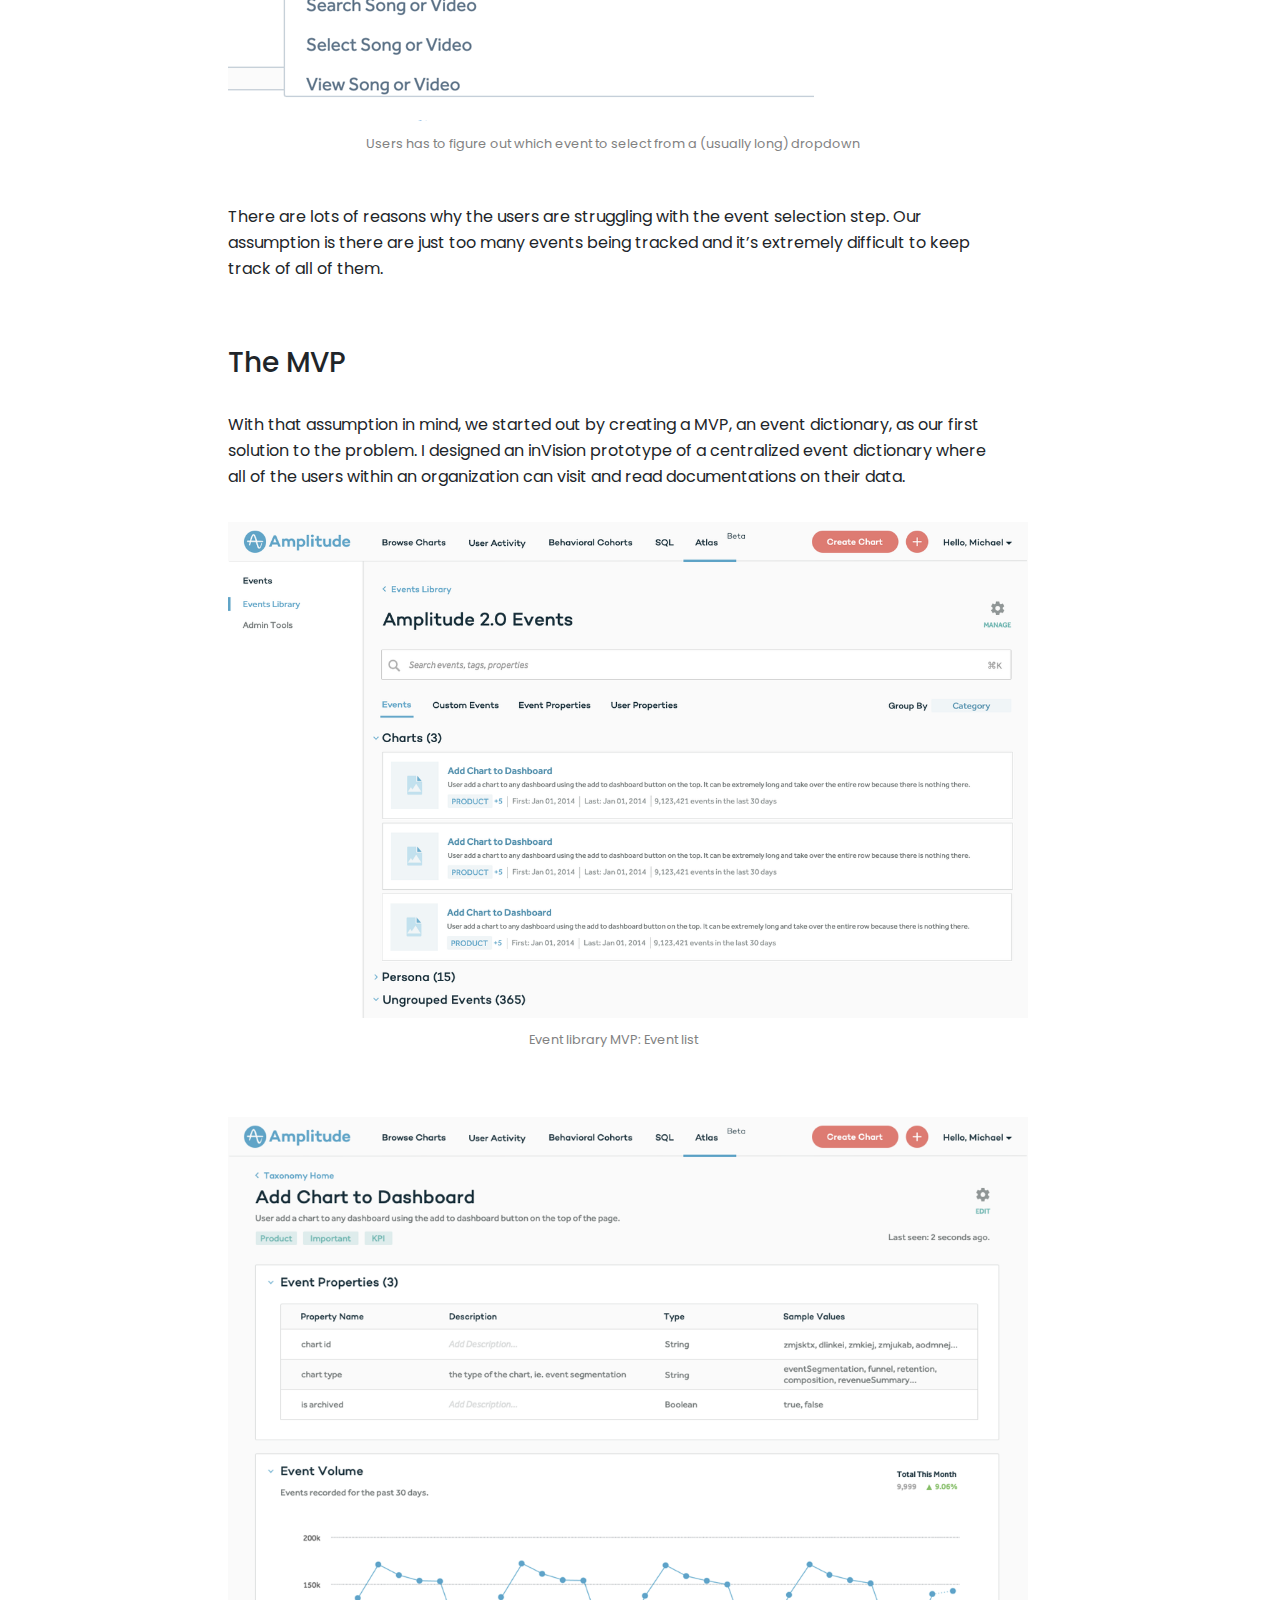
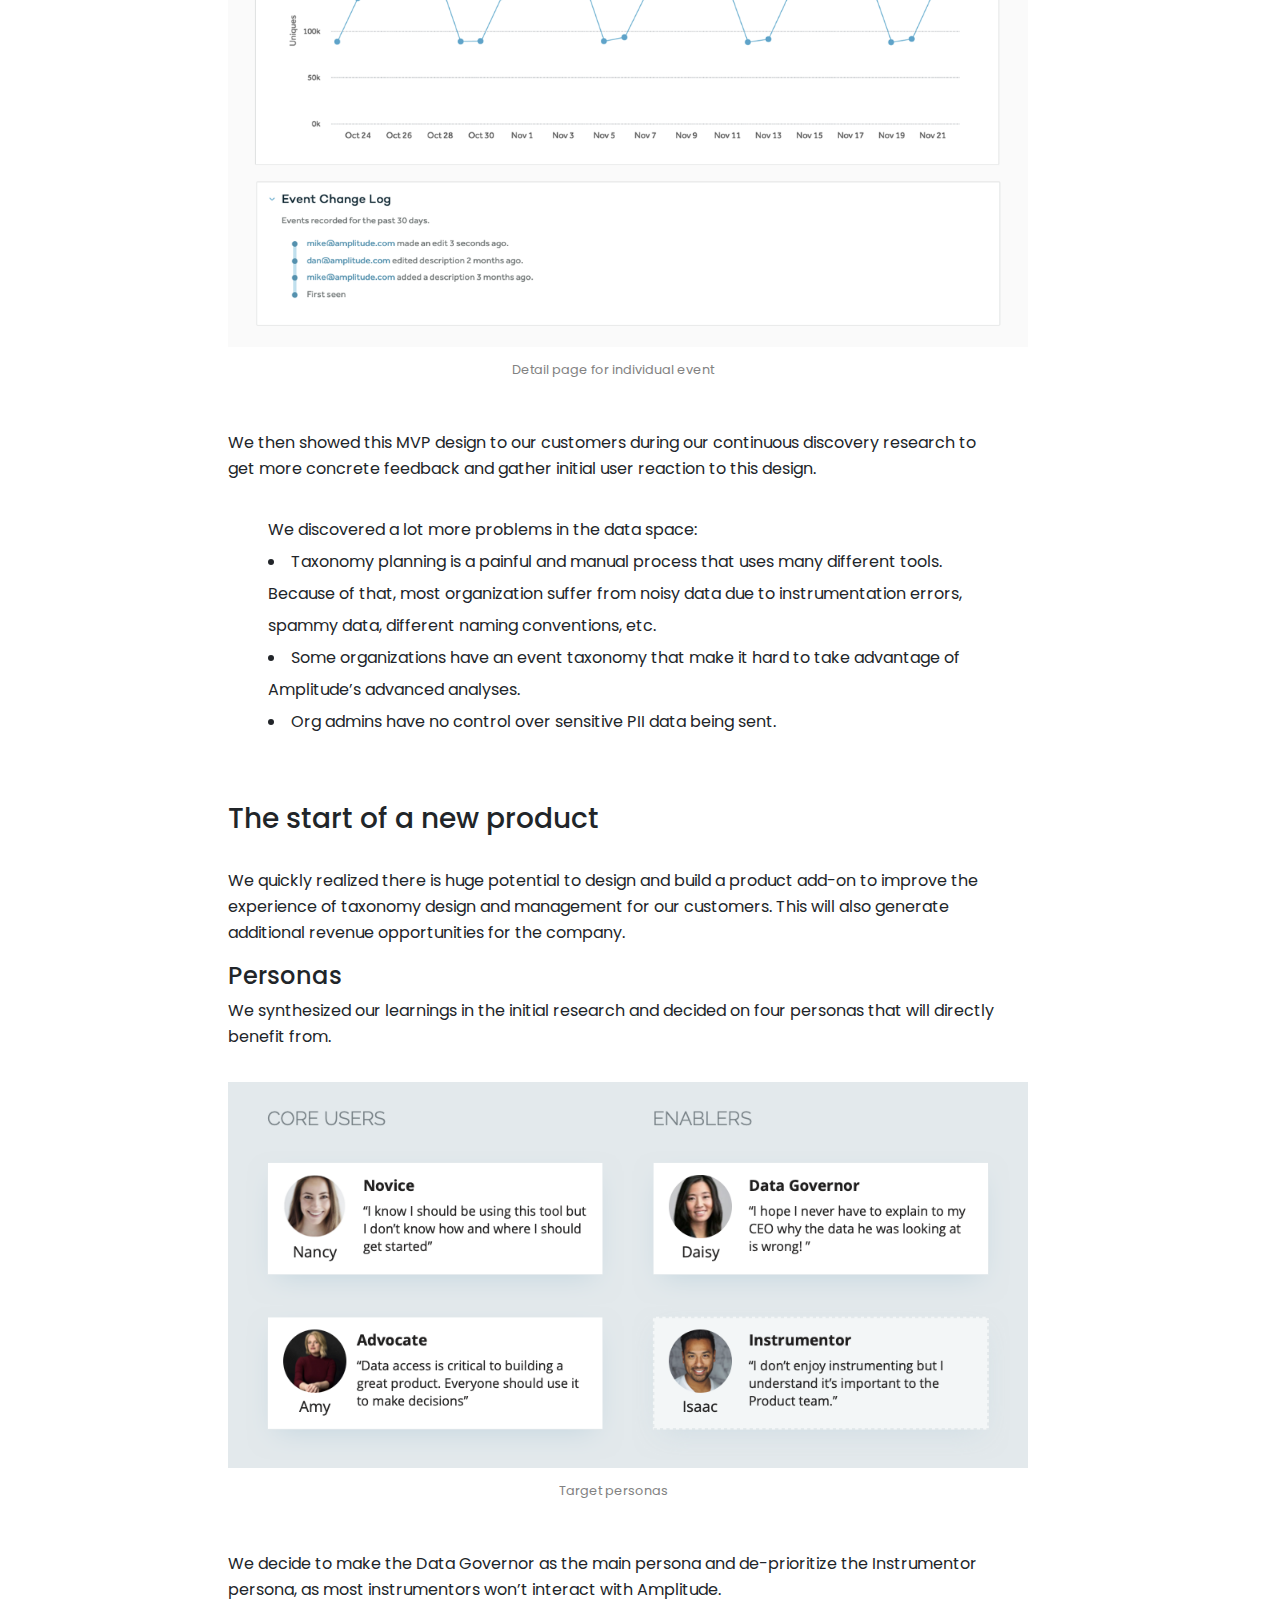
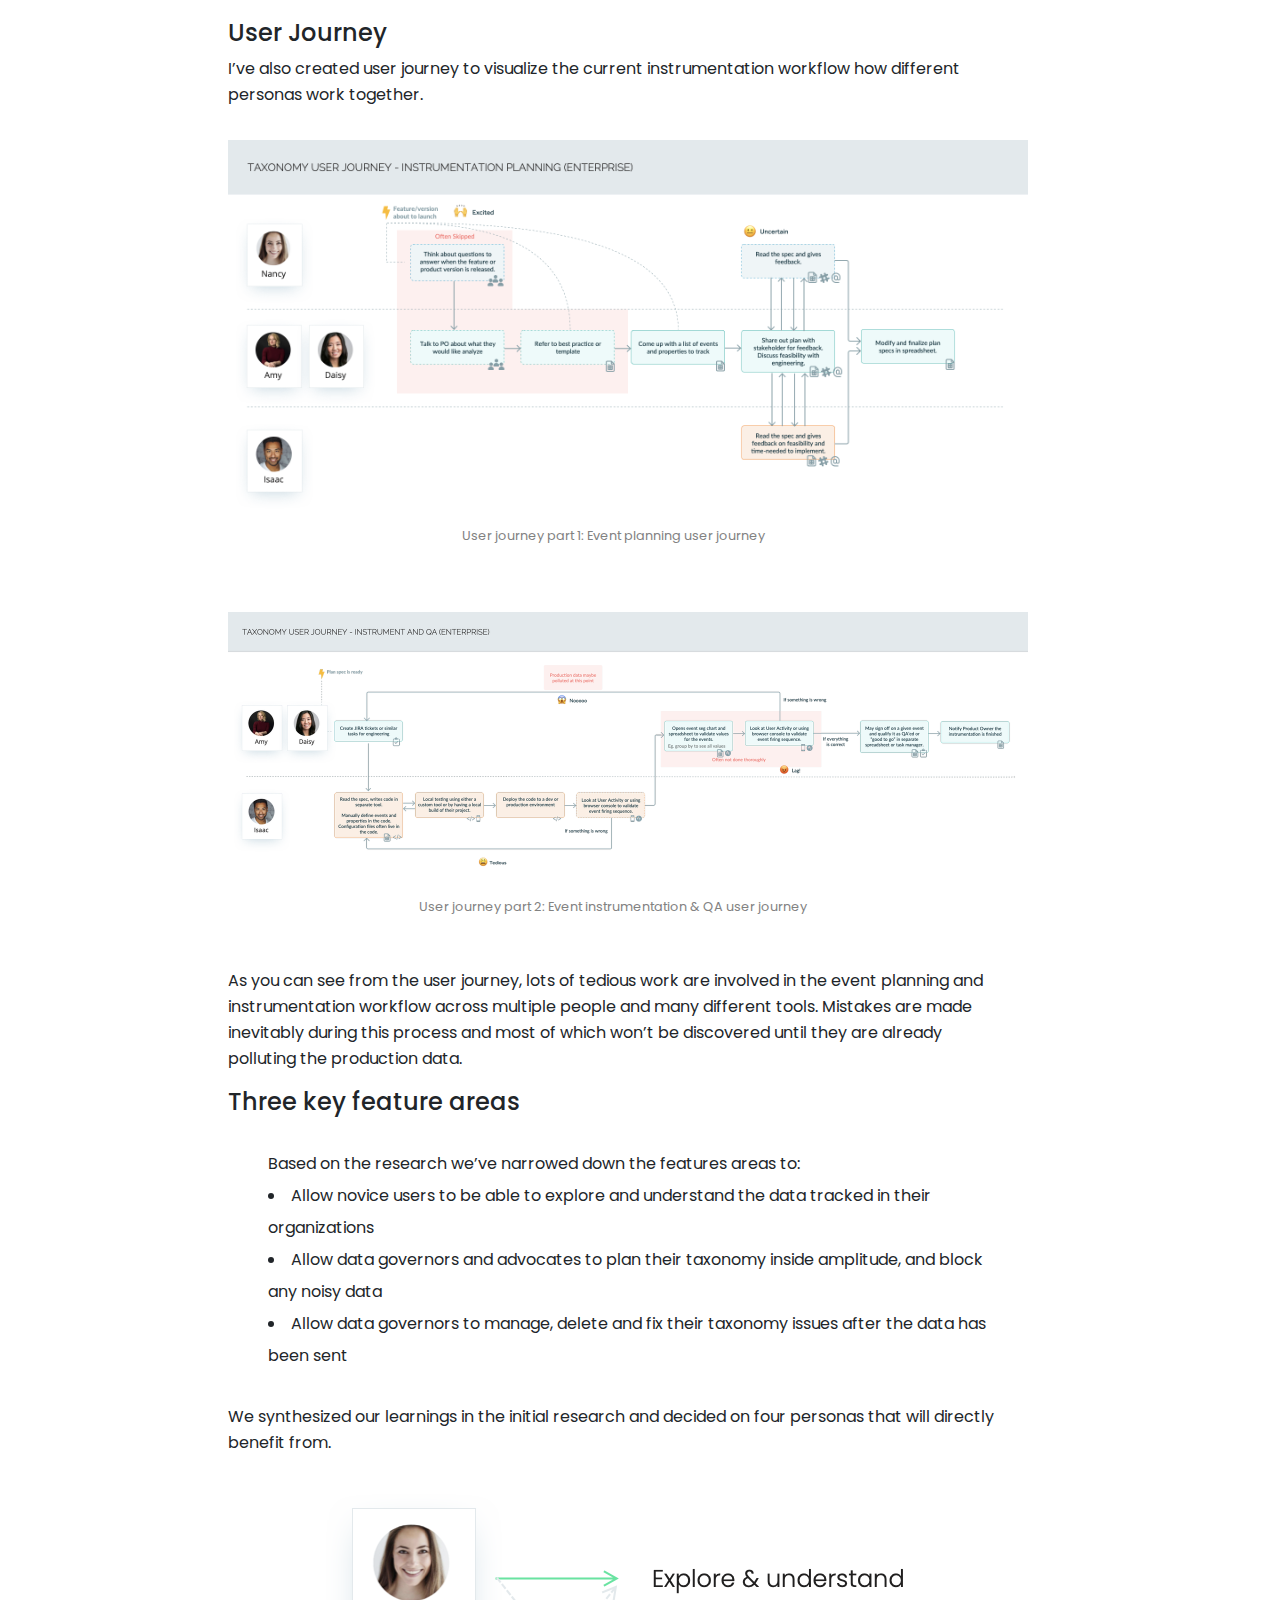
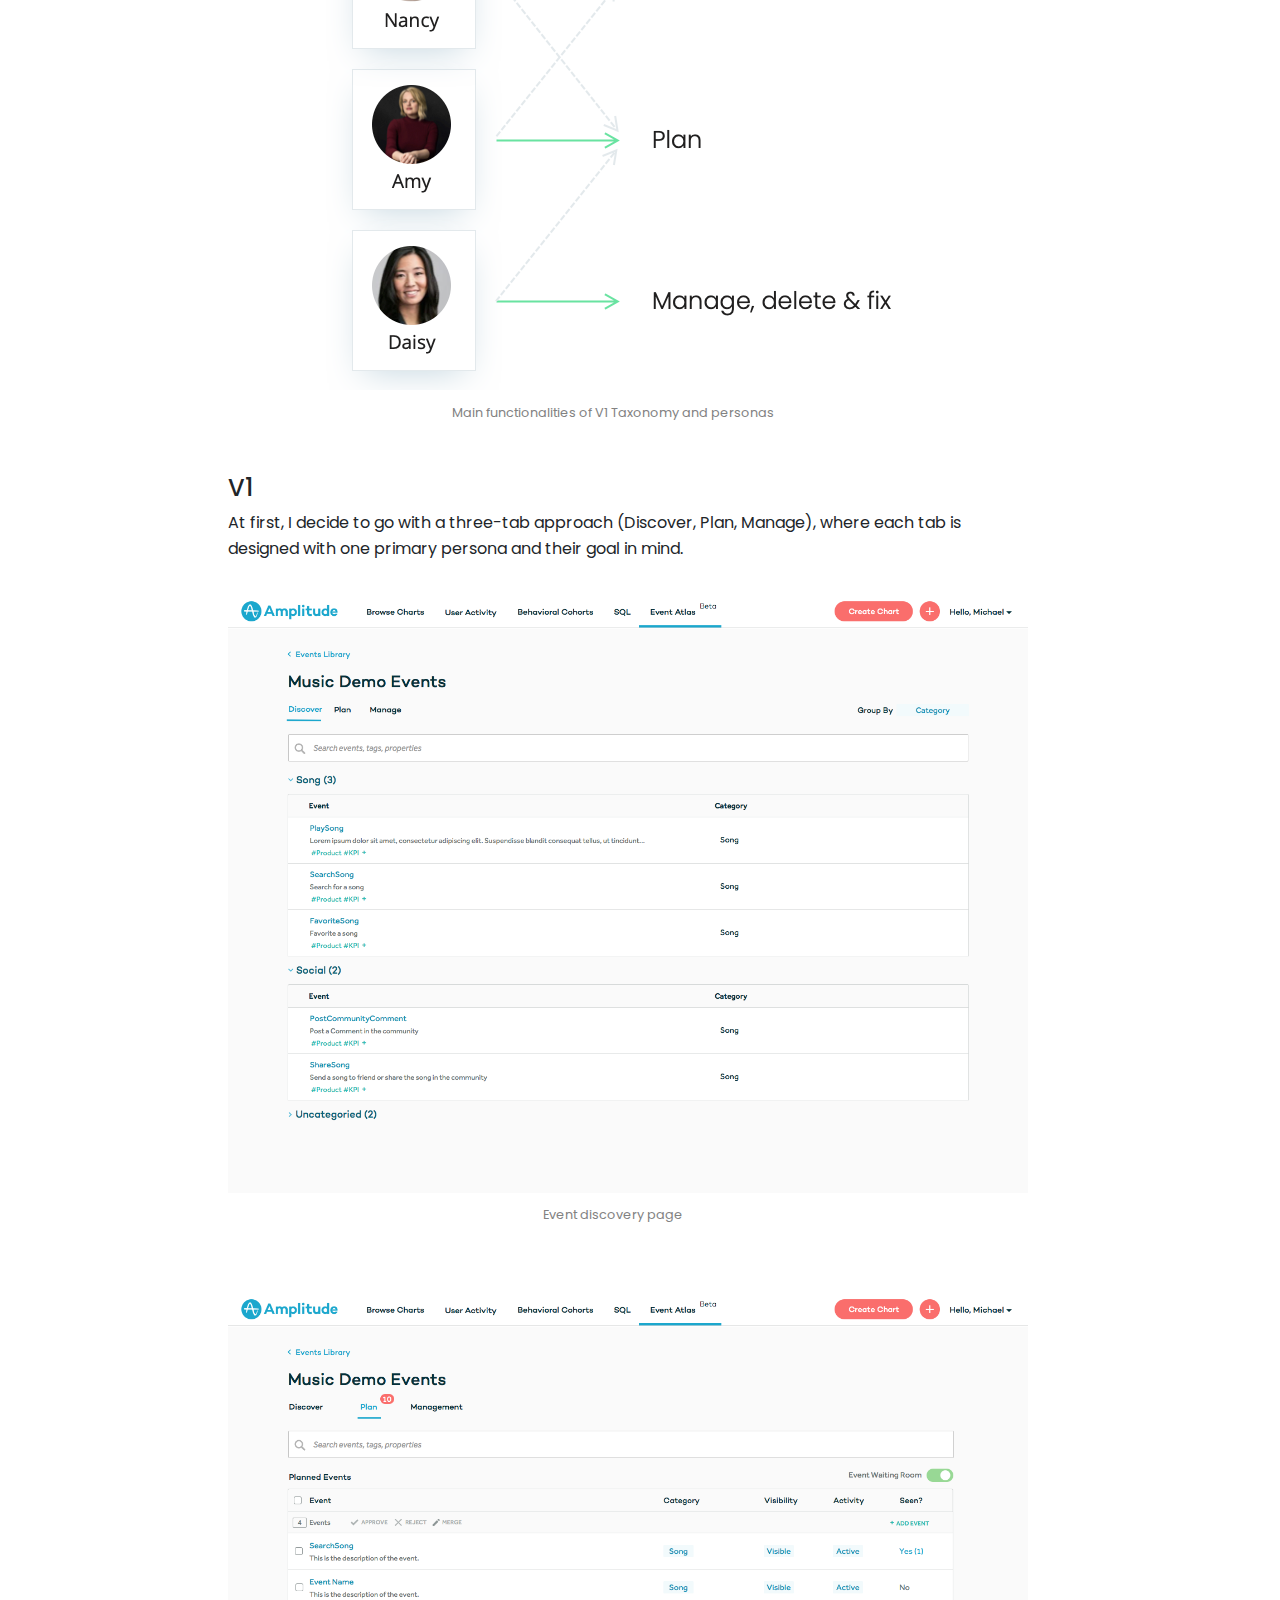
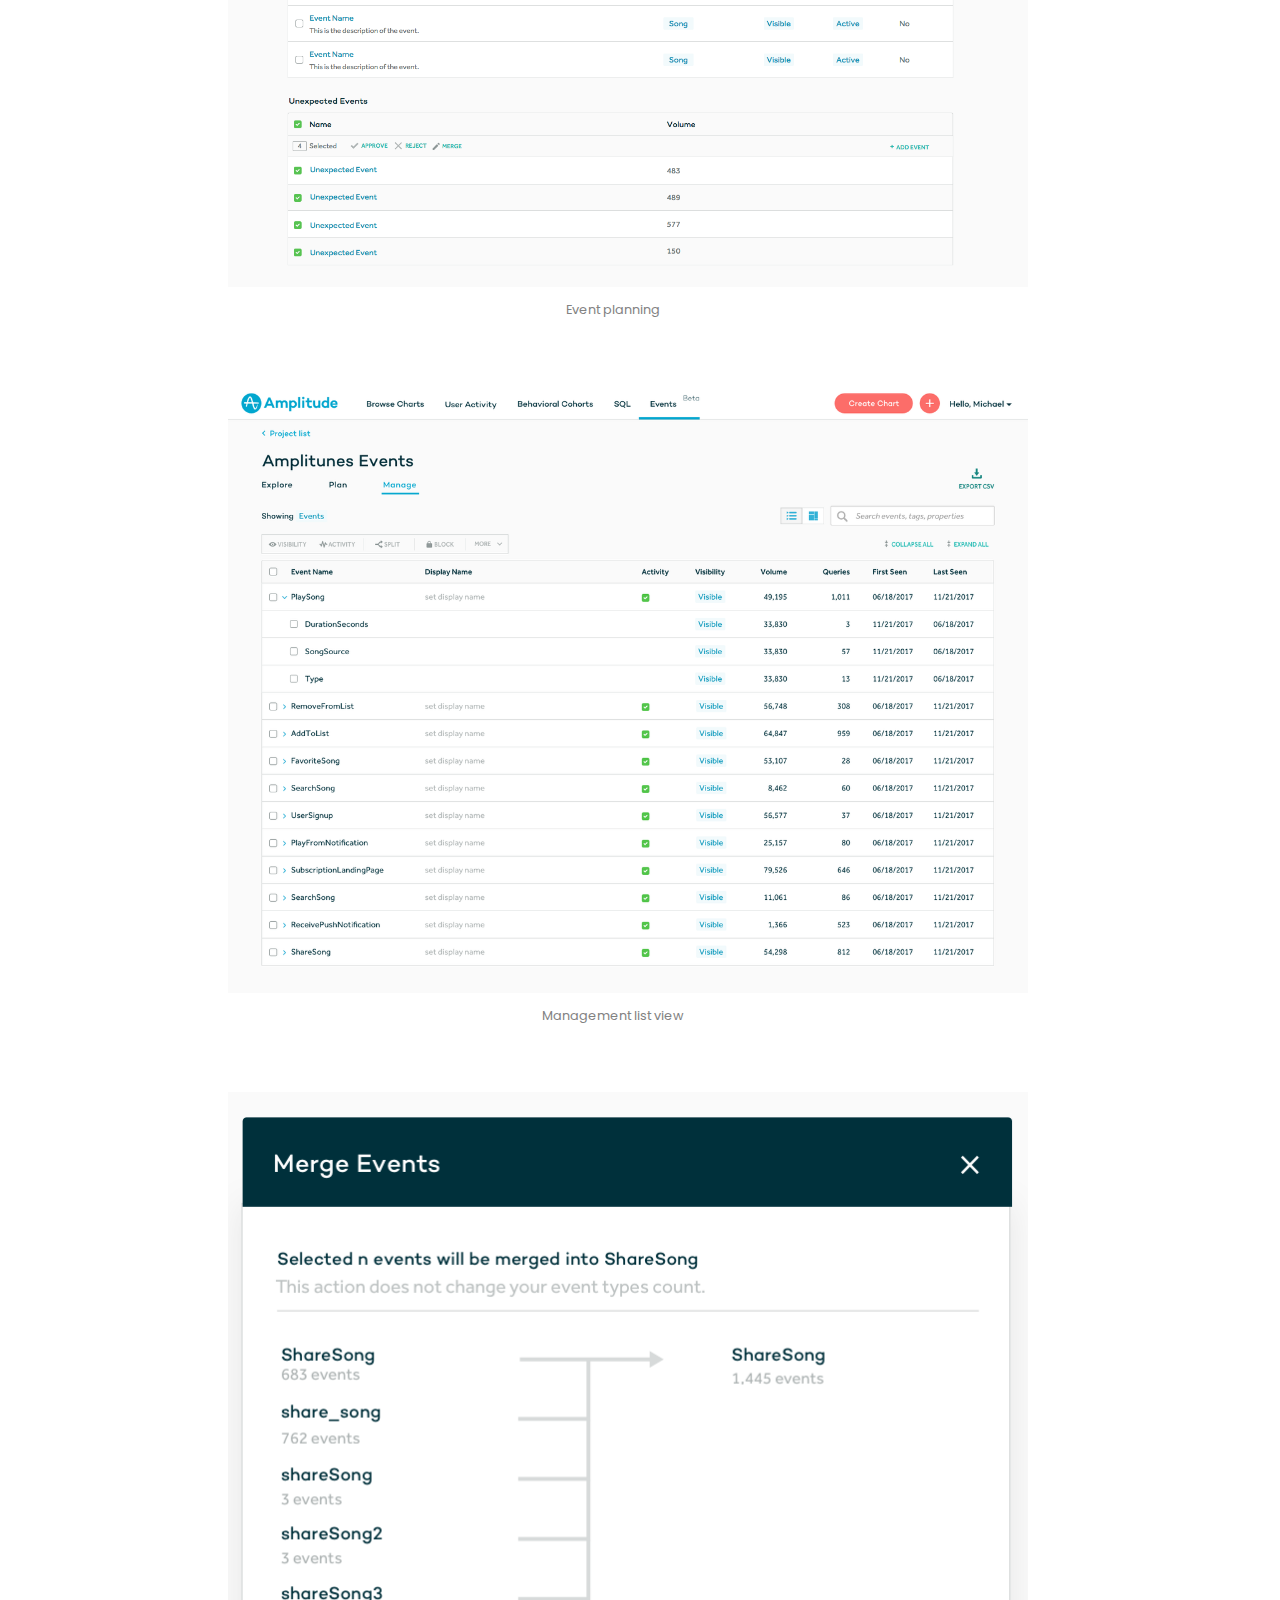
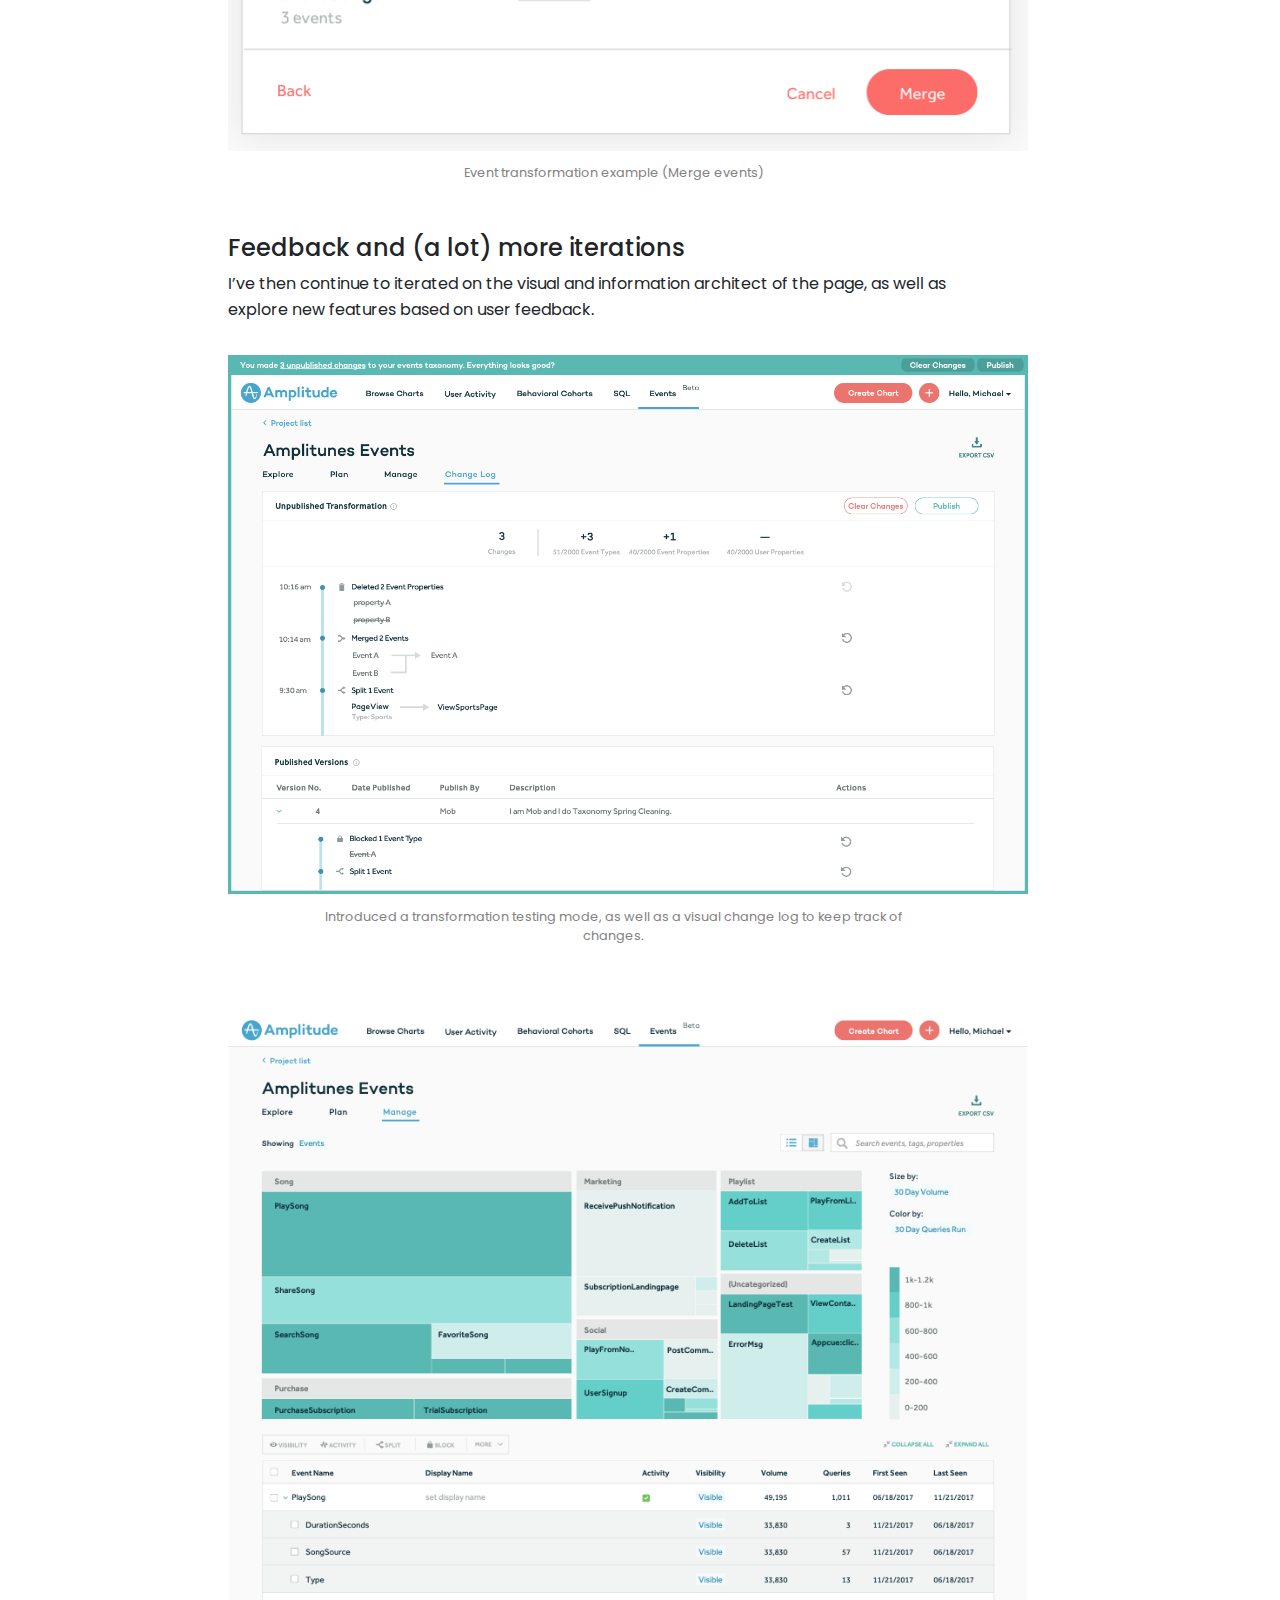
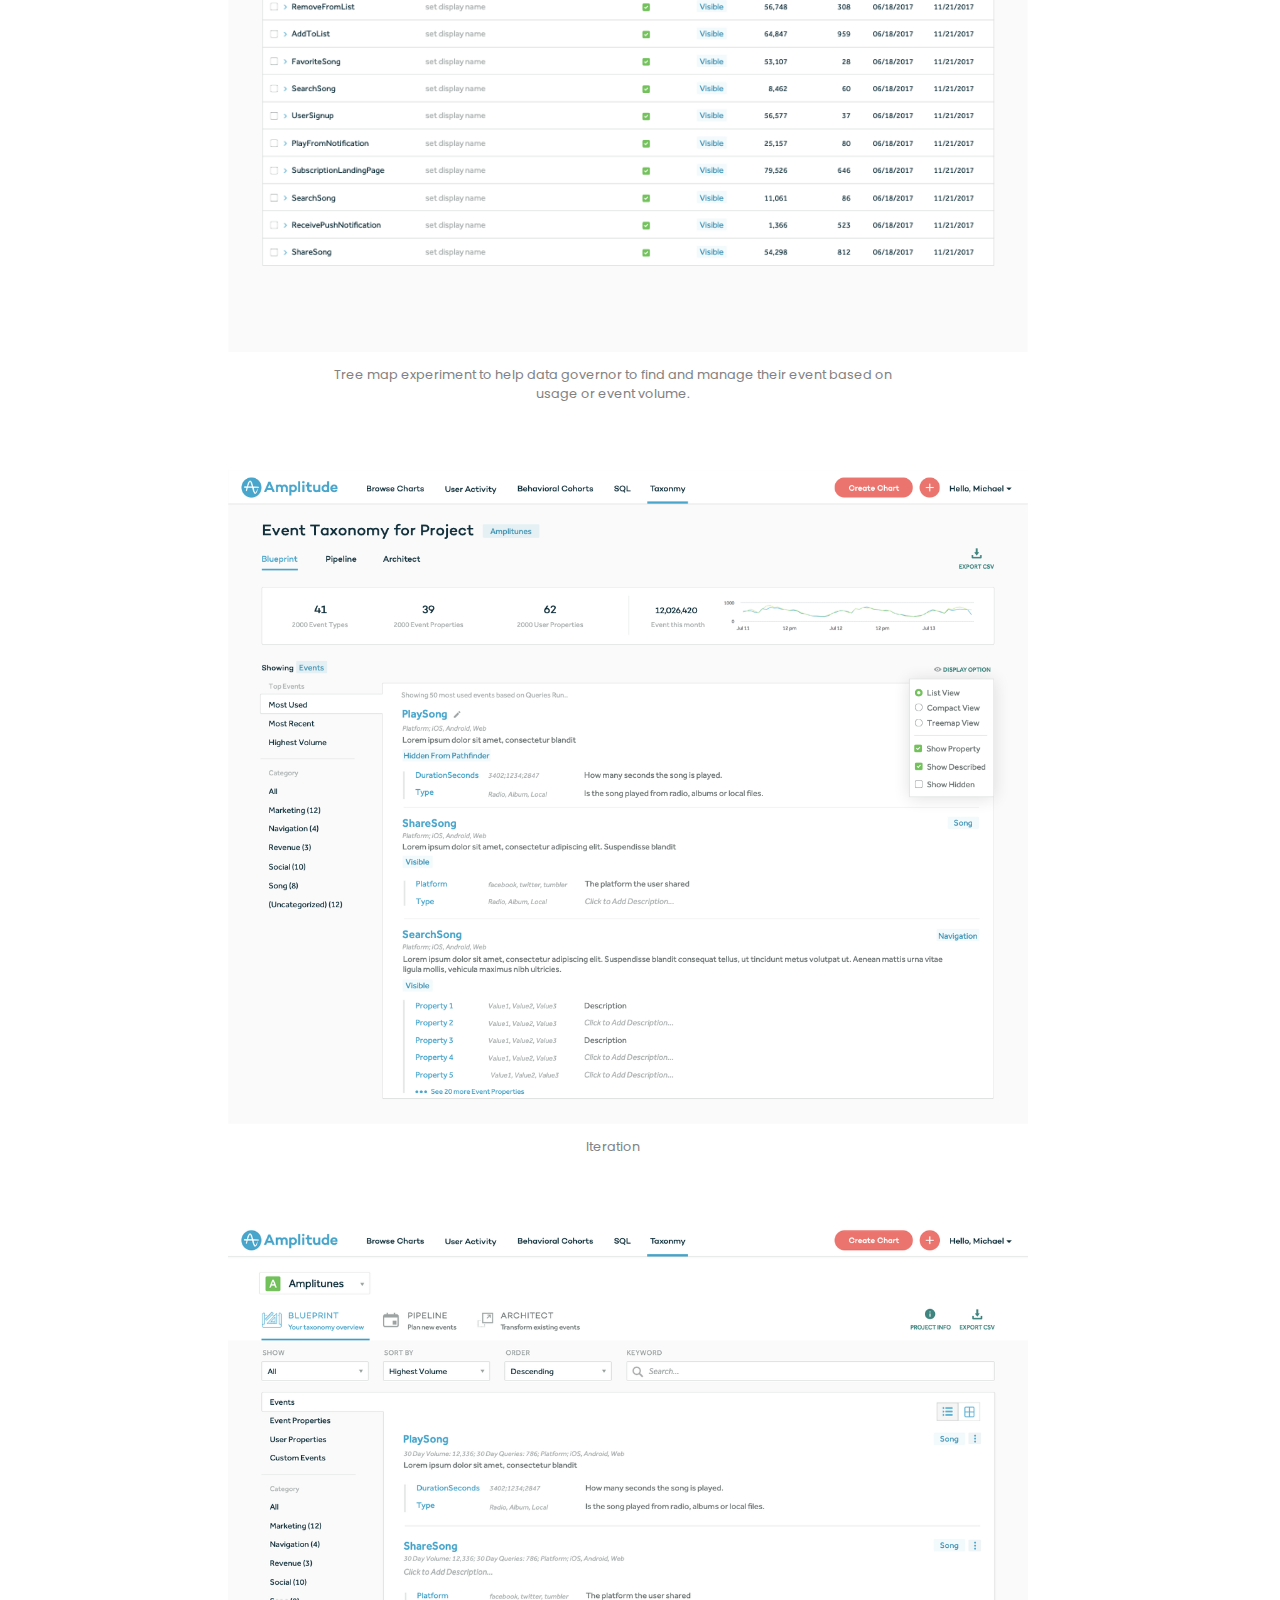
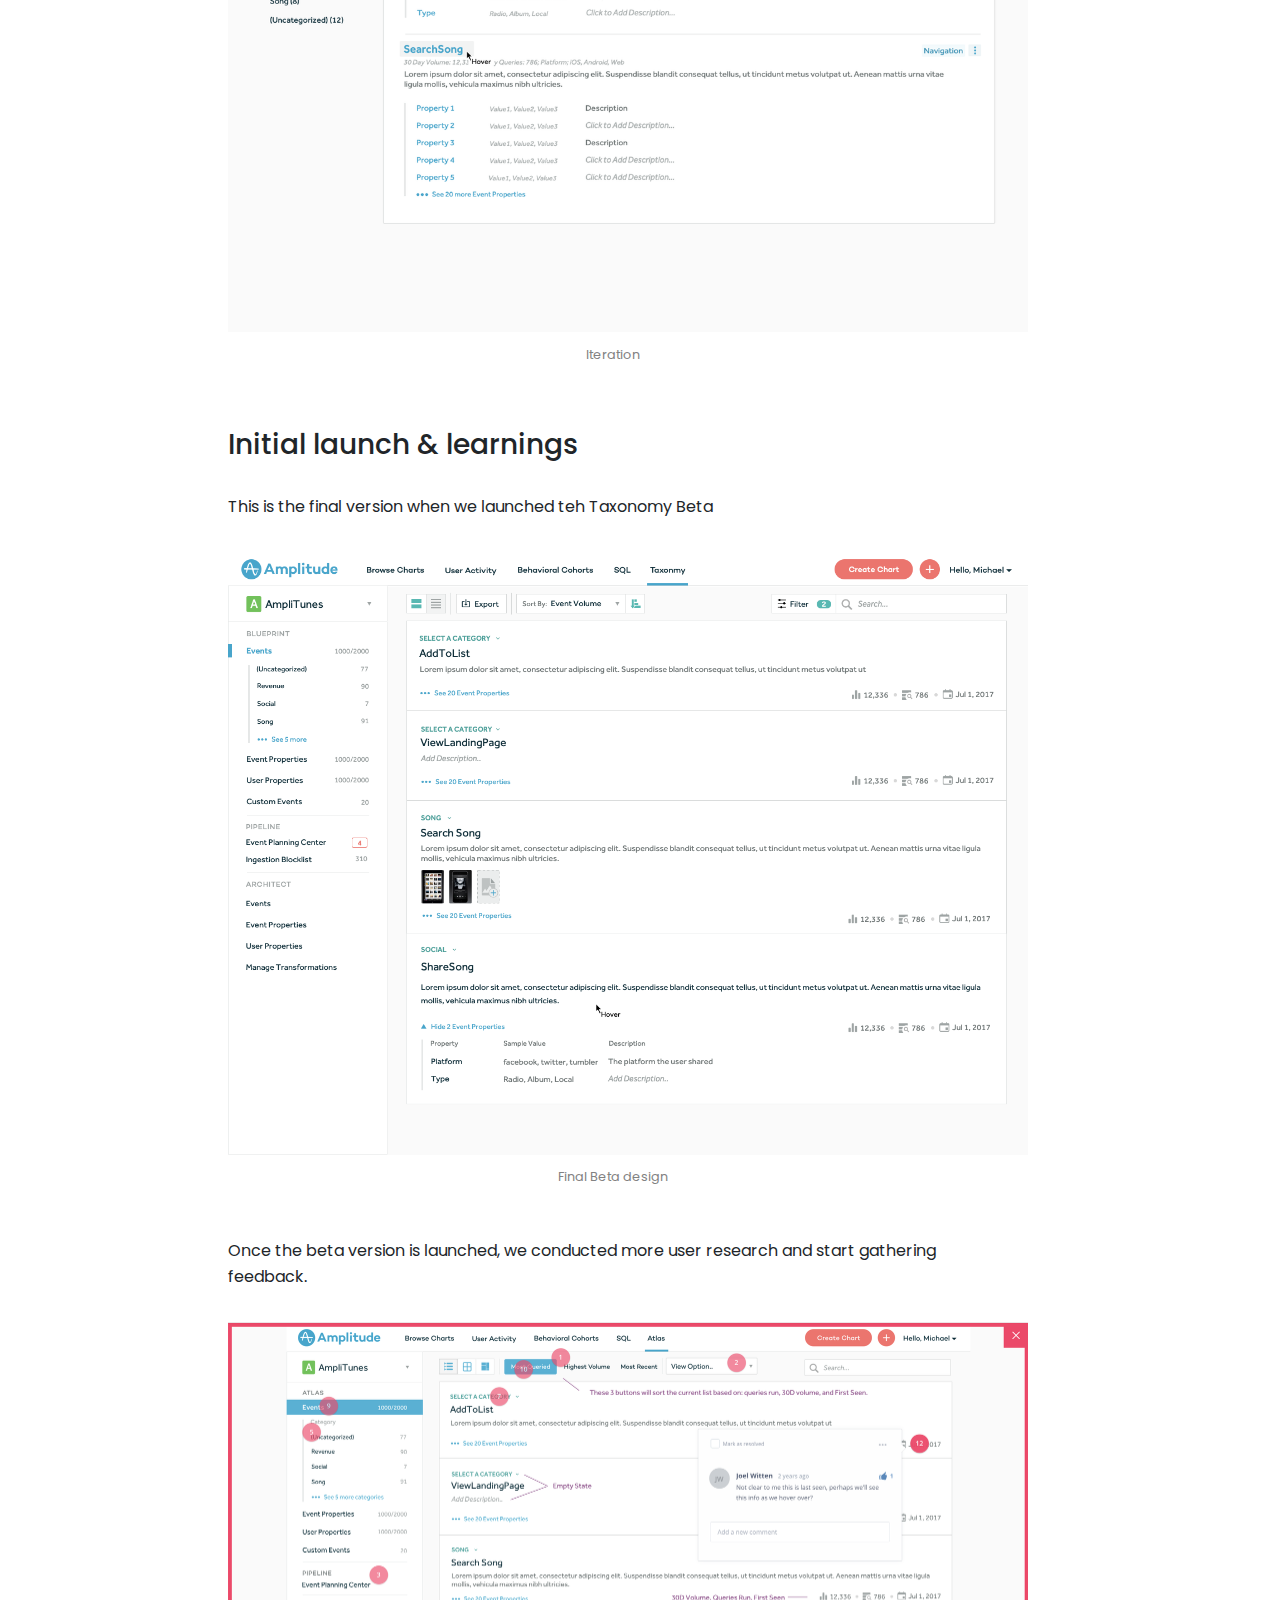
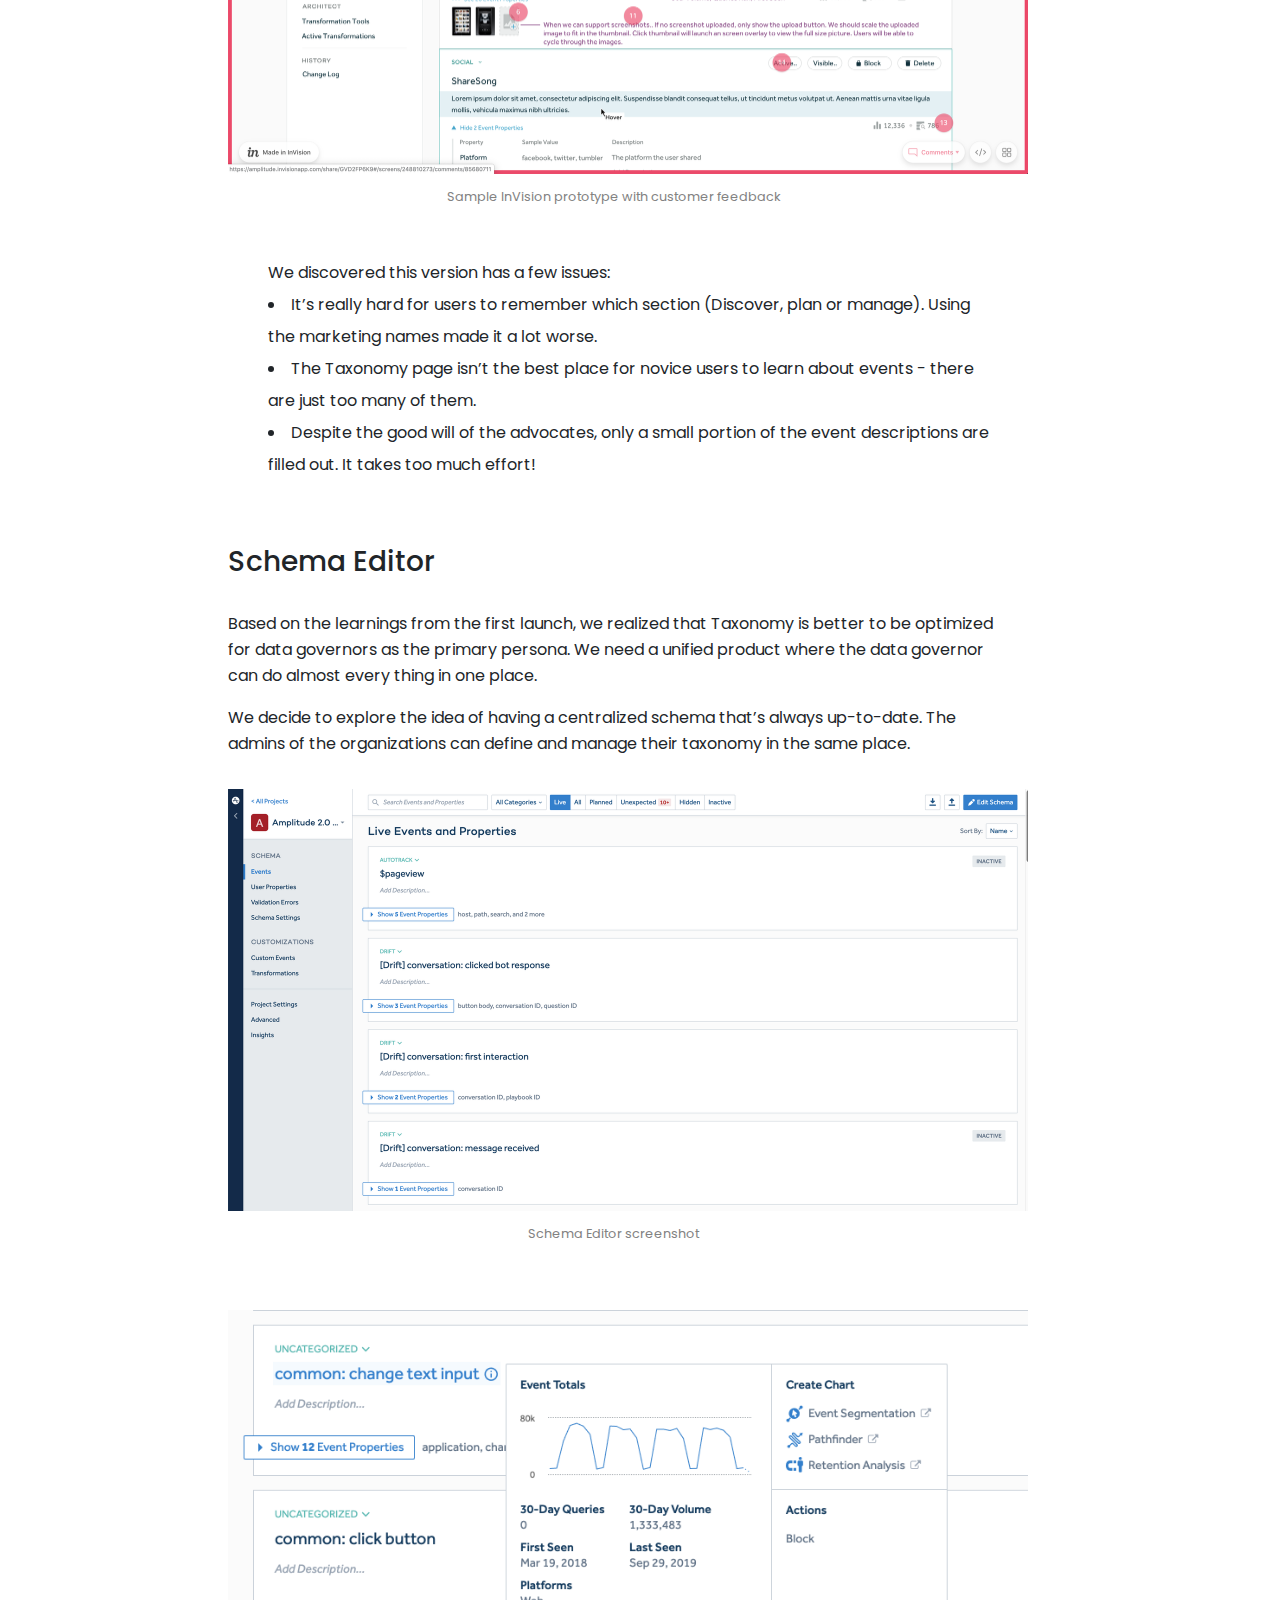
<file: taxonomy.html>
<!DOCTYPE html>
<html lang="en">
  <head>
    <meta charset="utf-8" />
    <meta http-equiv="X-UA-Compatible" content="IE=edge" />
    <meta
      name="viewport"
      content="width=device-width, initial-scale=1, shrink-to-fit=no"
    />
    <meta
      name="description"
      content="Online UX portfolio for Ran Liu, a product and growth designer in the SF Bay Area"
    />
    <meta name="author" content="Ran Liu" />

    <title>
      Ran Liu UX Portfolio
    </title>

    <!-- Bootstrap core CSS -->
    <link
      rel="stylesheet"
      href="https://stackpath.bootstrapcdn.com/bootstrap/4.3.1/css/bootstrap.min.css"
      integrity="sha384-ggOyR0iXCbMQv3Xipma34MD+dH/1fQ784/j6cY/iJTQUOhcWr7x9JvoRxT2MZw1T"
      crossorigin="anonymous"
    />
    <link href="css/global.css" rel="stylesheet" />
    <!-- Google Font -->
    <link
      href="https://fonts.googleapis.com/css?family=Poppins&display=swap"
      rel="stylesheet"
    />
    <!-- Favicon -->
    <link rel="icon" href="img/favicon.png" />
  </head>

  <body>
    <div class="container">
      <div class="row navbar justify-content-between">
        <div id="logo-block" class="col-4">
          <a href="/"
            ><img id="logo" src="img/R-logo-two-tone.svg" alt="Ran Liu"
          /></a>
        </div>
        <div class="col-6">
          <nav>
            <a href="/">Work</a>
            <!-- <a href="#">About</a> -->
            <a href="/media.html">media</a>
            <a href="/coaching.html">Coaching</a>
            <button onclick="location.href='mailto:ranliudesign@gmail.com'">
              Contact
            </button>
          </nav>
        </div>
      </div>
      <div class="row case-study-header">
        <div class="col align-self-center">
          <div class="project-title">Amplitude Taxonomy</div>
          <div class="subtitle">
            Data governance made easy
          </div>
        </div>
        <div class="col align-self-center float-right">
          <img src="img/taxonomy-cover.png" />
          <div class="project-meta">
            <div class="title">My Role</div>
            Lead product designer
            <div class="title">Timeline</div>
            Feb 2017 - May 2018
            <div class="title">Goal</div>
            Create Sales opportunities
          </div>
          <div class="impact">
            <div class="title">Impact</div>
            Taxonomy was sold to over 290 teams as of Q3 2019
          </div>
        </div>
      </div>
      <div class="row">
        <div class="col-2"></div>
        <div class="col-10 content">
          <h3>Background</h3>
          <p>
            Amplitude is a product analytics platform that helps teams
            understand why their users convert, engage and retain by enabling
            them to analyze their user behavior data. To get the maximum value
            out of the platform, a clean and understandable data taxonomy is
            absolutely essential.
          </p>

          <h3>The discovery of the data problem</h3>
          <p>
            Since the launch of Amplitude 2.0. We were conducting regular
            usability studies and qualitative user interviews to gather user
            feedback on the product. One of the common issue is that the users
            are having a hard time picking the right events for their analyses.
            This problem is so prevalent that it is mentioned in almost all of
            our user sessions.
          </p>

          <p>
            As you can see in the screenshot, the first step of creating any
            Amplitude analysis is to select an event. Usually the users need to
            pick an event that represents the corresponding to the user action
            they’d like to analyze. Having issues here will result in the user
            not able to get any value out of Amplitude.
          </p>
          <img src="img/taxonomy/selecting-event.png" />
          <div class="caption">
            Users has to figure out which event to select from a (usually long)
            dropdown
          </div>

          <p>
            There are lots of reasons why the users are struggling with the
            event selection step. Our assumption is there are just too many
            events being tracked and it’s extremely difficult to keep track of
            all of them.
          </p>

          <h3>The MVP</h3>
          <p>
            With that assumption in mind, we started out by creating a MVP, an
            event dictionary, as our first solution to the problem. I designed
            an inVision prototype of a centralized event dictionary where all of
            the users within an organization can visit and read documentations
            on their data.
          </p>
          <img src="img/taxonomy/mvp-1.png" />
          <div class="caption">
            Event library MVP: Event list
          </div>
          <img src="img/taxonomy/mvp-2.png" />
          <div class="caption">
            Detail page for individual event
          </div>

          <p>
            We then showed this MVP design to our customers during our
            continuous discovery research to get more concrete feedback and
            gather initial user reaction to this design.
          </p>
          <ul>
            We discovered a lot more problems in the data space:
            <li>
              Taxonomy planning is a painful and manual process that uses many
              different tools. Because of that, most organization suffer from
              noisy data due to instrumentation errors, spammy data, different
              naming conventions, etc.
            </li>
            <li>
              Some organizations have an event taxonomy that make it hard to
              take advantage of Amplitude’s advanced analyses.
            </li>
            <li>
              Org admins have no control over sensitive PII data being sent.
            </li>
          </ul>

          <h3>
            The start of a new product
          </h3>
          <p>
            We quickly realized there is huge potential to design and build a
            product add-on to improve the experience of taxonomy design and
            management for our customers. This will also generate additional
            revenue opportunities for the company.
          </p>
          <h4>Personas</h4>
          <p>
            We synthesized our learnings in the initial research and decided on
            four personas that will directly benefit from.
          </p>
          <img src="img/taxonomy/personas.png" />
          <div class="caption">
            Target personas
          </div>
          <p>
            We decide to make the Data Governor as the main persona and
            de-prioritize the Instrumentor persona, as most instrumentors won’t
            interact with Amplitude.
          </p>

          <h4>User Journey</h4>
          <p>
            I’ve also created user journey to visualize the current
            instrumentation workflow how different personas work together.
          </p>
          <img src="img/taxonomy/journey-1.png" />
          <div class="caption">
            User journey part 1: Event planning user journey
          </div>
          <img src="img/taxonomy/journey-2.png" />
          <div class="caption">
            User journey part 2: Event instrumentation & QA user journey
          </div>
          <p>
            As you can see from the user journey, lots of tedious work are
            involved in the event planning and instrumentation workflow across
            multiple people and many different tools. Mistakes are made
            inevitably during this process and most of which won’t be discovered
            until they are already polluting the production data.
          </p>

          <h4>Three key feature areas</h4>
          <ul>
            Based on the research we’ve narrowed down the features areas to:
            <li>
              Allow novice users to be able to explore and understand the data
              tracked in their organizations
            </li>
            <li>
              Allow data governors and advocates to plan their taxonomy inside
              amplitude, and block any noisy data
            </li>
            <li>
              Allow data governors to manage, delete and fix their taxonomy
              issues after the data has been sent
            </li>
          </ul>
          <p>
            We synthesized our learnings in the initial research and decided on
            four personas that will directly benefit from.
          </p>
          <img src="img/taxonomy/feature-areas.png" />
          <div class="caption">
            Main functionalities of V1 Taxonomy and personas
          </div>

          <h4>V1</h4>
          <p>
            At first, I decide to go with a three-tab approach (Discover, Plan,
            Manage), where each tab is designed with one primary persona and
            their goal in mind.
          </p>
          <img src="img/taxonomy/v1-1.png" />
          <div class="caption">
            Event discovery page
          </div>
          <img src="img/taxonomy/v1-2.png" />
          <div class="caption">
            Event planning
          </div>
          <img src="img/taxonomy/v1-3.png" />
          <div class="caption">
            Management list view
          </div>
          <img src="img/taxonomy/v1-4.png" />
          <div class="caption">
            Event transformation example (Merge events)
          </div>
          <h4>Feedback and (a lot) more iterations</h4>
          <p>
            I’ve then continue to iterated on the visual and information
            architect of the page, as well as explore new features based on user
            feedback.
          </p>
          <img src="img/taxonomy/transformation.png" />
          <div class="caption">
            Introduced a transformation testing mode, as well as a visual change
            log to keep track of changes.
          </div>
          <img src="img/taxonomy/treemap.png" />
          <div class="caption">
            Tree map experiment to help data governor to find and manage their
            event based on usage or event volume.
          </div>
          <img src="img/taxonomy/iteration-1.png" />
          <div class="caption">
            Iteration
          </div>
          <img src="img/taxonomy/iteration-2.png" />
          <div class="caption">
            Iteration
          </div>
          <h3>
            Initial launch & learnings
          </h3>
          <p>
            This is the final version when we launched teh Taxonomy Beta
          </p>
          <img src="img/taxonomy/beta.png" />
          <div class="caption">
            Final Beta design
          </div>
          <p>
            Once the beta version is launched, we conducted more user research
            and start gathering feedback.
          </p>
          <img src="img/taxonomy/feedback.png" />
          <div class="caption">
            Sample InVision prototype with customer feedback
          </div>
          <ul>
            We discovered this version has a few issues:
            <li>
              It’s really hard for users to remember which section (Discover,
              plan or manage). Using the marketing names made it a lot worse.
            </li>
            <li>
              The Taxonomy page isn’t the best place for novice users to learn
              about events - there are just too many of them.
            </li>
            <li>
              Despite the good will of the advocates, only a small portion of
              the event descriptions are filled out. It takes too much effort!
            </li>
          </ul>
          <h3>Schema Editor</h3>
          <p>
            Based on the learnings from the first launch, we realized that
            Taxonomy is better to be optimized for data governors as the primary
            persona. We need a unified product where the data governor can do
            almost every thing in one place.
          </p>
          <p>
            We decide to explore the idea of having a centralized schema that’s
            always up-to-date. The admins of the organizations can define and
            manage their taxonomy in the same place.
          </p>
          <img src="img/taxonomy/schema-1.png" />
          <div class="caption">
            Schema Editor screenshot
          </div>
          <img src="img/taxonomy/schema-2.png" />
          <div class="caption">
            We introduced a secondary metadata popup to reduce visual clutter
          </div>

          <p>
            Data governors can edit the live schema to add new events and
            properties or prevent noisy and sensitive data from getting into
            their projects.
          </p>
          <img src="img/taxonomy/schema-3.png" />
          <div class="caption">
            Creating a new event
          </div>
          <img src="img/taxonomy/schema-4.png" />
          <div class="caption">
            Data governors has the ability to block noisy data or add it to the
            schema
          </div>
          <p>
            To solve the problem of novice users not able to easily selecting
            event, we believe the best solution is to meet the users where they
            are - in the product and analyses. We decide to show event
            definitions right when the users are picking event for their
            analyses.
          </p>
          <img src="img/taxonomy/schema-5.png" />
          <div class="caption">
            Showing important event descriptions and meta data right in the
            chart UI
          </div>
          <img src="img/taxonomy/schema-6.png" />
          <div class="caption">
            Empty state to descriptions contribution
          </div>
          <img src="img/taxonomy/schema-7.png" />
          <div class="caption">
            Allow spreadsheet upload for bulk update
          </div>
          <h3>Outcome</h3>
          <p>
            We’ve launched Schema Q3 2018. Schema and Taxonomy V1 together has
            been sold to over 290 teams by Q3 2019.
          </p>
          <p>We’ve also received great user feedback qualitatively</p>
          <img src="img/taxonomy/quote-okcupid.png" />
          <div class="caption">
            Testimonial from OKCupid
          </div>


          <div class="ending">
            Thanks for reading. <a href="/">Back to Home </a>
          </div>
        </div>
      </div>
    </div>
    <!-- End of container -->
    <footer class="col-xs-12">
      &copy; Copyright Ran Liu 2019. Made with &#10084; in San Francisco.
    </footer>

    <!-- Bootstrap core JavaScript
    ================================================== -->
    <!-- Placed at the end of the document so the pages load faster -->
    <script
      src="https://code.jquery.com/jquery-3.3.1.slim.min.js"
      integrity="sha384-q8i/X+965DzO0rT7abK41JStQIAqVgRVzpbzo5smXKp4YfRvH+8abtTE1Pi6jizo"
      crossorigin="anonymous"
    ></script>
    <script
      src="https://cdnjs.cloudflare.com/ajax/libs/popper.js/1.14.7/umd/popper.min.js"
      integrity="sha384-UO2eT0CpHqdSJQ6hJty5KVphtPhzWj9WO1clHTMGa3JDZwrnQq4sF86dIHNDz0W1"
      crossorigin="anonymous"
    ></script>
    <script
      src="https://stackpath.bootstrapcdn.com/bootstrap/4.3.1/js/bootstrap.min.js"
      integrity="sha384-JjSmVgyd0p3pXB1rRibZUAYoIIy6OrQ6VrjIEaFf/nJGzIxFDsf4x0xIM+B07jRM"
      crossorigin="anonymous"
    ></script>

    <script type="text/javascript">
      (function(e, t) {
        var n = e.amplitude || { _q: [], _iq: {} };
        var r = t.createElement("script");
        r.type = "text/javascript";
        r.async = true;
        r.src =
          "https://d24n15hnbwhuhn.cloudfront.net/libs/amplitude-3.0.1-min.gz.js";
        r.onload = function() {
          e.amplitude.runQueuedFunctions();
        };
        var i = t.getElementsByTagName("script")[0];
        i.parentNode.insertBefore(r, i);
        function s(e, t) {
          e.prototype[t] = function() {
            this._q.push([t].concat(Array.prototype.slice.call(arguments, 0)));
            return this;
          };
        }
        var o = function() {
          this._q = [];
          return this;
        };
        var a = [
          "add",
          "append",
          "clearAll",
          "prepend",
          "set",
          "setOnce",
          "unset"
        ];
        for (var u = 0; u < a.length; u++) {
          s(o, a[u]);
        }
        n.Identify = o;
        var c = function() {
          this._q = [];
          return this;
        };
        var p = [
          "setProductId",
          "setQuantity",
          "setPrice",
          "setRevenueType",
          "setEventProperties"
        ];
        for (var l = 0; l < p.length; l++) {
          s(c, p[l]);
        }
        n.Revenue = c;
        var d = [
          "init",
          "logEvent",
          "logRevenue",
          "setUserId",
          "setUserProperties",
          "setOptOut",
          "setVersionName",
          "setDomain",
          "setDeviceId",
          "setGlobalUserProperties",
          "identify",
          "clearUserProperties",
          "setGroup",
          "logRevenueV2",
          "regenerateDeviceId"
        ];
        function v(e) {
          function t(t) {
            e[t] = function() {
              e._q.push([t].concat(Array.prototype.slice.call(arguments, 0)));
            };
          }
          for (var n = 0; n < d.length; n++) {
            t(d[n]);
          }
        }
        v(n);
        n.getInstance = function(e) {
          e = (!e || e.length === 0 ? "$default_instance" : e).toLowerCase();
          if (!n._iq.hasOwnProperty(e)) {
            n._iq[e] = { _q: [] };
            v(n._iq[e]);
          }
          return n._iq[e];
        };
        e.amplitude = n;
      })(window, document);

      amplitude.getInstance().init("0cae7571475485bbba9decd3e5967ecc");
    </script>
  </body>
</html>
</file>
<file: css/global.css>
.navbar {
  margin-top: 16px;
}

nav {
  -webkit-transition: width 0.25s ease-out 0s, margin 0.25s ease-out 0s;
  transition: width 0.25s ease-out 0s, margin 0.25s ease-out 0s;
  text-align: right;
}

nav a {
  margin-left: 2em;
  padding: 0 0.5em;
  font-family: "Poppins", sans-serif;
  text-transform: uppercase;
  color: #051526;
  font-weight: 600;
  letter-spacing: 2px;
  line-height: 48px;
  display: inline-block;
  border-bottom: none;
}

nav button {
  margin-left: 2em;
}

body {
  font-family: "Poppins", sans-serif;
  size: 1em;
}

#logo {
  height: 56px;
  -webkit-transition: all 0.25s ease-out 0s;
  transition: all 0.25s ease-out 0s;
}

#logo-headline #logo-subtitle {
  font-family: "Poppins", sans-serif;
  -webkit-transition: all 0.25s ease-out 0s;
  transition: all 0.25s ease-out 0s;
}

.project-cover {
  height: 100%;
}

.intro {
  max-width: 960px;
  margin: 2em auto;
  text-align: center;
  line-height: 1.6em;
}

.intro .col {
  padding: 128px 0;
}

.intro h1 {
  color: #051526;
  font-weight: 600;
  letter-spacing: 2px;
  font-size: 5em;
}

.intro p {
  font-size: 1.1em;
}

.social a {
  margin-left: 24px;
  padding: 4px;
}

a {
  font-size: 1em;
  text-decoration: none;
  font-weight: 600;
  color: #293FF6;
}

a:hover {
  color: #293FF6;
  text-decoration: none;
  background-color: #E9F2FF;
  -webkit-transition: all 0.35s;
  transition: all 0.35s;
}

h2 {
  font-size: 2em;
  font-weight: 600;
  color: #051526;
  margin-bottom: 64px;
  letter-spacing: 2px;
}

.work-item {
  margin-bottom: 128px;
  min-height: 334px;
}

.work-item .tags {
  font-size: .8em;
  color: #293FF6;
  text-transform: uppercase;
  letter-spacing: 1px;
}

.work-item button {
  margin-top: 16px;
}

.work-item img {
  width: 100%;
}

.work-item .project-title {
  color: #051526;
  font-size: 1.5em;
  font-weight: 600;
  margin: 8px 0 16px 0;
}

.emphasis {
  color: #293FF6;
  margin-left: 2px;
}

button {
  background-color: #293FF6;
  color: white;
  padding: 8px 32px;
  border: none;
  font-weight: 600;
  text-transform: uppercase;
  letter-spacing: 1px;
  -webkit-transition: all 0.25s;
  transition: all 0.25s;
}

button:hover {
  background-color: #51CFFF;
}

footer {
  background-color: #051526;
  color: white;
  text-align: center;
  font-size: 0.8em;
  line-height: 36px;
  margin-top: 64px;
}

.container {
  max-width: 1440px;
  min-height: 85%;
}

.case-study-header {
  padding: 0 0.5em;
  margin: 16px 0 64px 0;
}

.case-study-header img {
  max-height: 440px;
}

.case-study-header .project-title {
  font-size: 3em;
  font-weight: 600;
}

.case-study-header .project-meta {
  background-color: #051526;
  color: white;
  display: inline-block;
  width: 40%;
  position: absolute;
  height: 190px;
  left: 0;
  top: 250px;
  padding: 16px 16px;
}

.case-study-header .project-meta .title {
  font-size: 0.8em;
  text-transform: uppercase;
  margin-top: 16px;
  font-weight: 600;
}

.case-study-header .project-meta .title:first-child {
  margin-top: 0;
}

.case-study-header .subtitle {
  margin-top: 1em;
  font-size: 1.1em;
}

.case-study-header .impact {
  background-color: #51CFFF;
  width: 60%;
  display: inline-block;
  position: absolute;
  height: 100px;
  right: 0;
  top: 340px;
  padding: 32px 16px;
}

.case-study-header .impact .title {
  font-size: 0.8em;
  font-weight: 600;
  text-transform: uppercase;
}

.content {
  max-width: 800px;
}

.content img {
  max-width: 800px;
  margin-top: 1em;
}

.content .caption {
  color: #828282;
  text-align: center;
  font-size: 0.8em;
  max-width: 600px;
  margin: 1em auto 4em auto;
}

.ending {
  padding: 1em 0;
  border-top: 1px solid #828282;
  width: 100%;
  margin-top: 64px;
  color: #828282;
  text-align: center;
}

ul {
  font-size: 1em;
  line-height: 2em;
  list-style-position: inside;
  margin: 2em 0px;
}

p {
  line-height: 1.625em;
}

h3 {
  margin-bottom: 32px;
  margin-top: 64px;
}

.banner {
  max-width: 1400px;
  margin-bottom: 4em;
  margin-top: 16px;
  padding: 0 0.5em;
}

.talks .dates {
  color: #828282;
  font-size: 1.1em;
}

.talks h3 {
  margin-top: 0;
  margin-bottom: 8px;
  font-size: 1.5em;
}

.talks .row {
  margin-bottom: 1em;
}

.product-desc {
  margin: 32px auto;
  max-width: 50%;
}

.product-desc h3 {
  margin-top: 0;
  margin-bottom: 8px;
}
/*# sourceMappingURL=global.css.map */
</file>
